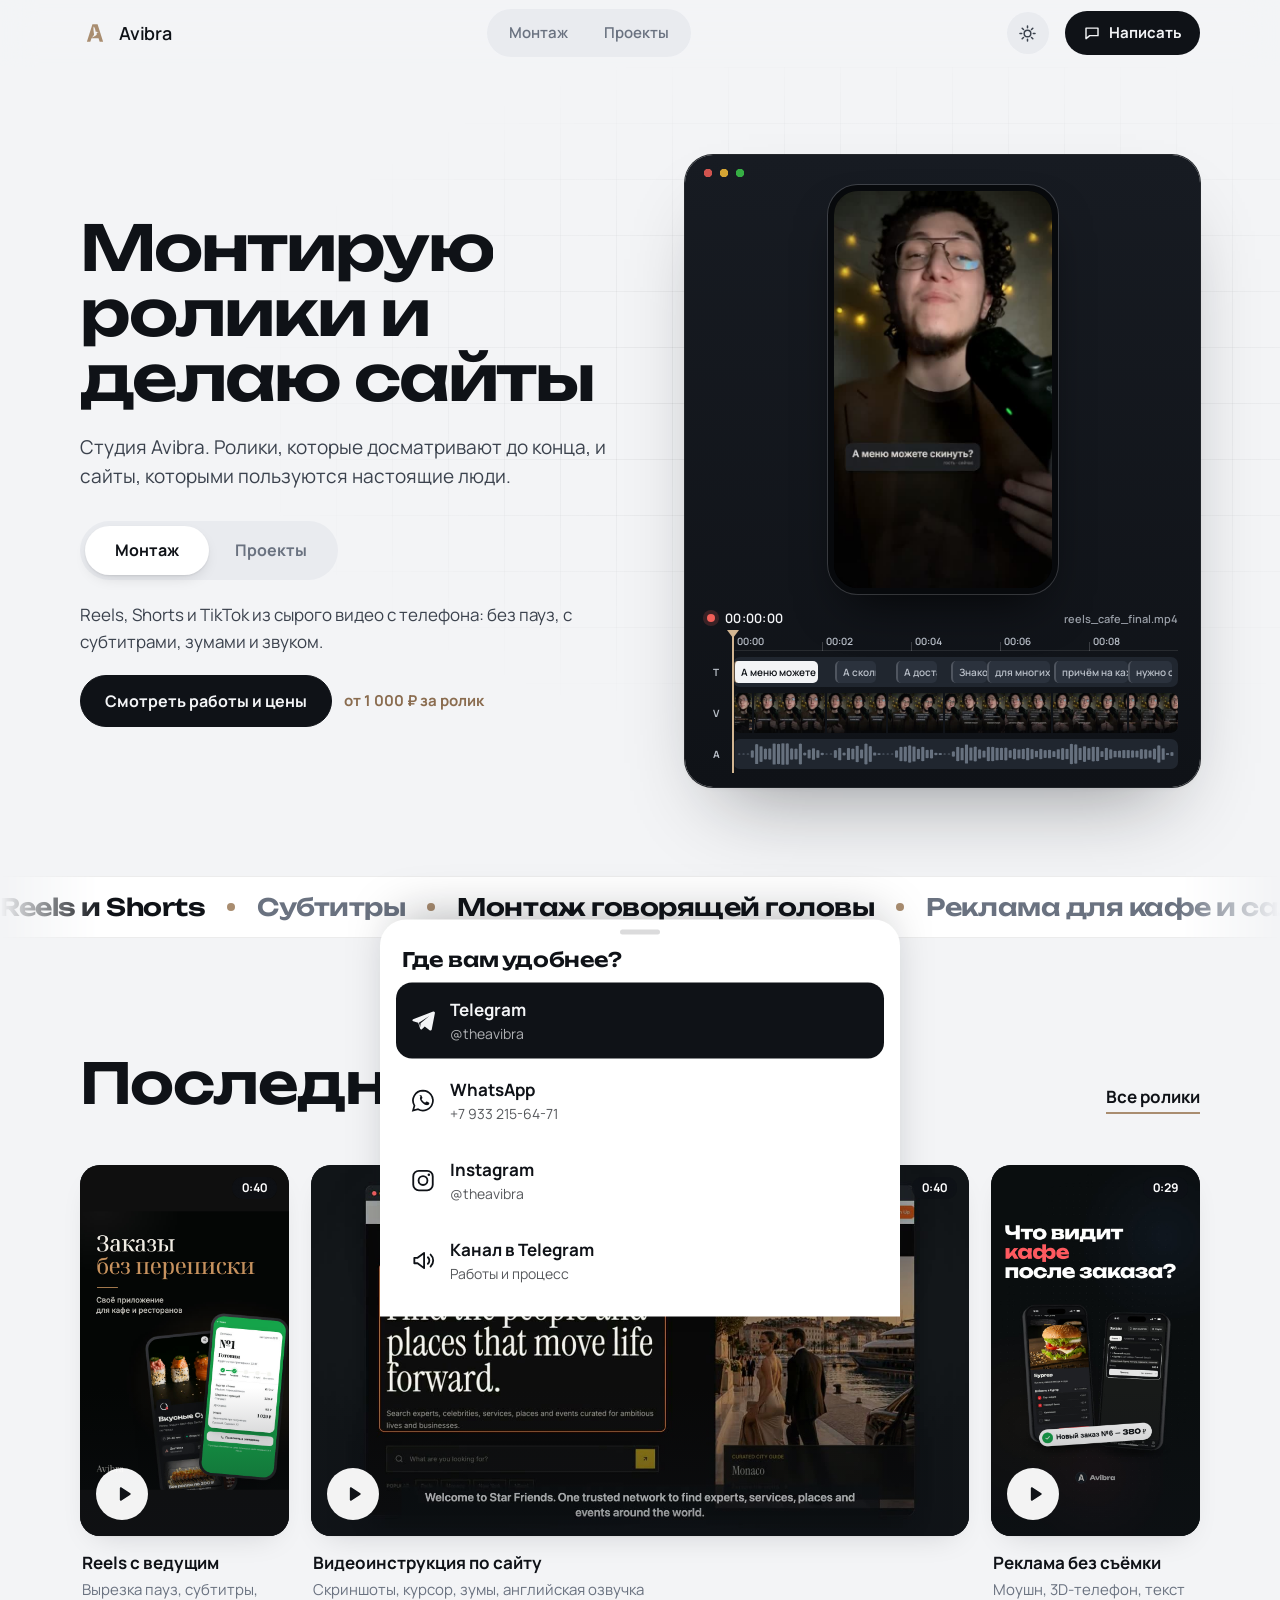
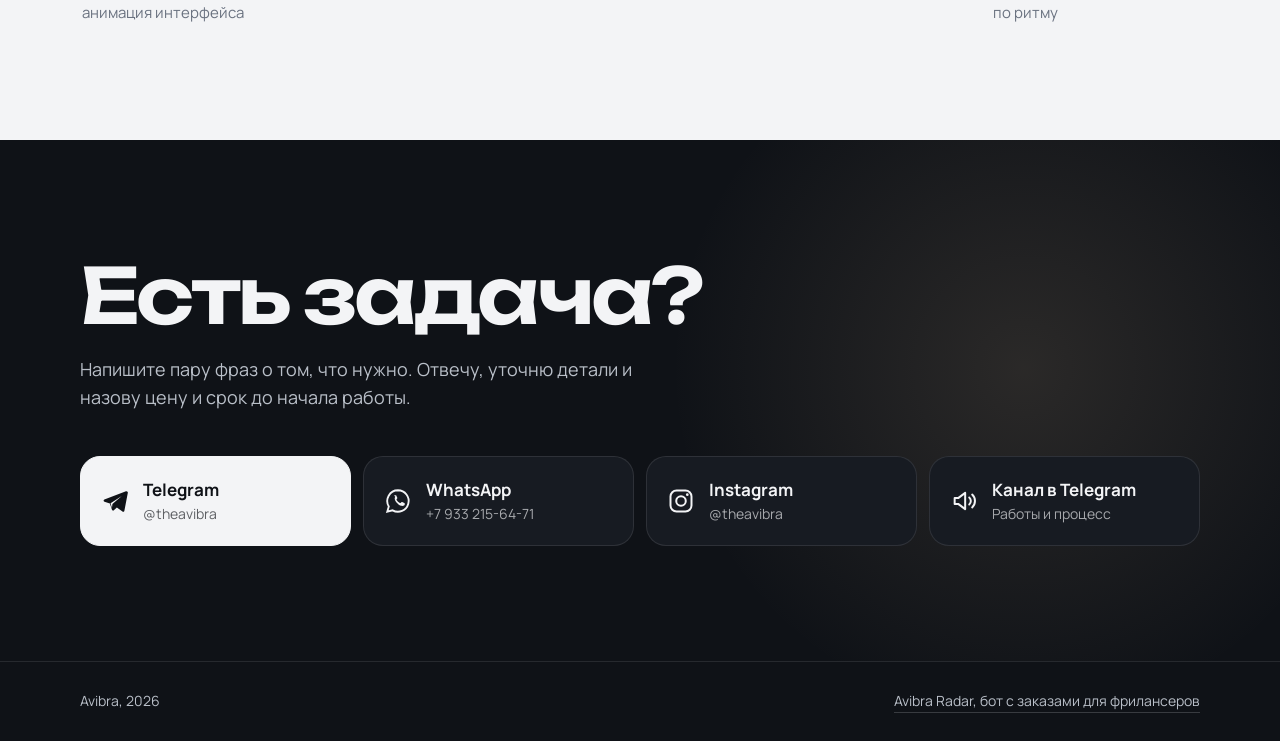
<file: index.html>
<!doctype html>
<html lang="ru" data-page="home">
<head>
<meta charset="utf-8">
<meta name="viewport" content="width=device-width, initial-scale=1, viewport-fit=cover">
<meta name="theme-color" media="(prefers-color-scheme: light)" content="#F3F4F6"><meta name="theme-color" media="(prefers-color-scheme: dark)" content="#0E1115">
<meta name="color-scheme" content="light dark">

<title>Avibra: монтаж Reels, сайты и боты</title>
<meta name="description" content="Монтирую Reels и короткие ролики, делаю сайты, веб-приложения и Telegram-ботов. Цена и срок до начала работы.">
<meta property="og:title" content="Avibra: монтаж Reels, сайты и боты">
<meta property="og:description" content="Монтирую Reels и короткие ролики, делаю сайты, веб-приложения и Telegram-ботов. Цена и срок до начала работы.">
<meta property="og:image" content="https://avibnr.github.io/assets/radar-og.jpg">
<link rel="icon" href="/v2/avibra-favicon.svg" type="image/svg+xml">
<link rel="preload" href="/v2/fonts/unbounded.woff2" as="font" type="font/woff2" crossorigin>
<link rel="preload" href="/v2/fonts/manrope.woff2" as="font" type="font/woff2" crossorigin>
<link rel="stylesheet" href="/v2/style.css?v=18">
<script>(function(d){d.classList.add('js');var t;try{t=localStorage.getItem('theme')}catch(e){}d.dataset.theme=t||(matchMedia('(prefers-color-scheme: dark)').matches?'dark':'light');if(t)d.dataset.themeFixed='1'})(document.documentElement)</script>
</head>
<body>
<div class="progress" aria-hidden="true"></div>
<header class="bar">
  <div class="bar-in">
    <a class="logo" href="/" aria-label="Avibra, на главную"><svg aria-hidden="true"><use href="/v2/icons.svg?v=18#mark"/></svg><span>Avibra</span></a>
    <nav class="switch" aria-label="Направления">
      <a href="/montazh/"><span class="t">Монтаж</span></a>
      <a href="/proekty/"><span class="t">Проекты</span></a>
    </nav>
    <button class="theme" type="button" aria-label="Сменить тему" title="Сменить тему"><svg aria-hidden="true"><use href="/v2/icons.svg?v=18#sun"/></svg><svg aria-hidden="true"><use href="/v2/icons.svg?v=18#moon"/></svg></button>
    <button class="bar-cta" type="button" data-write><svg aria-hidden="true"><use href="/v2/icons.svg?v=18#msg"/></svg><span>Написать</span></button>
  </div>
</header>
<main>
<section class="hero">
  <div class="wrap hero-in">
    <div class="hero-text">
      <h1><span class="w" style="--i:0"><span>Монтирую</span></span> <span class="w" style="--i:1"><span>ролики</span></span> <span class="w" style="--i:2"><span>и</span></span> <span class="w" style="--i:3"><span>делаю</span></span> <span class="w" style="--i:4"><span>сайты</span></span></h1>
      <p class="lede">Студия Avibra. Ролики, которые досматривают до конца, и сайты, которыми пользуются настоящие люди.</p>
      <div class="tabs" role="tablist" aria-label="Что вам нужно">
        <button role="tab" id="tab-m" aria-controls="pane-m" aria-selected="true" type="button">Монтаж</button>
        <button role="tab" id="tab-p" aria-controls="pane-p" aria-selected="false" type="button" tabindex="-1">Проекты</button>
        <span class="tabs-pill" aria-hidden="true"></span>
      </div>
      <div class="pane-text" id="pane-m" role="tabpanel" aria-labelledby="tab-m">
        <p>Reels, Shorts и TikTok из сырого видео с телефона: без пауз, с субтитрами, зумами и звуком.</p>
        <div class="row"><a class="btn btn-main" href="/montazh/">Смотреть работы и цены</a><span class="from">от 1 000 ₽ за ролик</span></div>
      </div>
      <div class="pane-text" id="pane-p" role="tabpanel" aria-labelledby="tab-p" hidden>
        <p>Сайты, веб-приложения, Telegram-боты и Mini Apps. Мои продукты работают у реальных людей, их можно открыть.</p>
        <div class="row"><a class="btn btn-main" href="/proekty/">Смотреть проекты и цены</a><span class="from">сайт от 20 000 ₽</span></div>
      </div>
    </div>
    <div class="stage" data-show="m">
      <div class="stage-m"><div class="editor" data-len="10.0">
  <div class="phone">
    <video src="/assets/video/hero-loop.mp4" poster="/assets/video/hero-poster.jpg" muted loop playsinline autoplay preload="auto" aria-label="Фрагмент Reels, смонтированного в Avibra"></video>
    <span class="cap" aria-hidden="true"></span>
  </div>
  <div class="tl" aria-hidden="true">
    <div class="tl-top"><span class="rec"></span><span class="tc">00:00:00</span><span class="tl-name">reels_cafe_final.mp4</span></div>
    <div class="ruler"><span style="left:0.00%">00:00</span><span style="left:20.00%">00:02</span><span style="left:40.00%">00:04</span><span style="left:60.00%">00:06</span><span style="left:80.00%">00:08</span></div>
    <div class="track t"><b>T</b><div class="lane"><span class="sub" data-a="0.0" data-b="1.92" style="left:0.00%;width:19.20%">А меню можете скинуть?</span><span class="sub" data-a="2.3" data-b="3.22" style="left:23.00%;width:9.20%">А сколько ждать?</span><span class="sub" data-a="3.66" data-b="4.58" style="left:36.60%;width:9.20%">А доставка есть?</span><span class="sub" data-a="4.9" data-b="5.7" style="left:49.00%;width:8.00%">Знакомая ситуация</span><span class="sub" data-a="5.7" data-b="7.12" style="left:57.00%;width:14.20%">для многих заведений,</span><span class="sub" data-a="7.22" data-b="8.87" style="left:72.20%;width:16.50%">причём на каждое такое сообщение</span><span class="sub" data-a="8.87" data-b="9.86" style="left:88.70%;width:9.90%">нужно отвечать.</span></div></div>
    <div class="track v"><b>V</b><div class="lane"><div class="film" style="background-image:url(/assets/video/hero-strip.jpg)"></div><i style="left:4.50%"></i><i style="left:21.00%"></i><i style="left:34.50%"></i><i style="left:47.50%"></i><i style="left:71.70%"></i><i style="left:88.70%"></i></div></div>
    <div class="track a"><b>A</b><div class="lane"><svg class="wave" viewBox="0 0 200 40" preserveAspectRatio="none" aria-hidden="true"><rect x="0.3" y="19.3" width="1.4" height="1.4" rx=".7"/><rect x="2.3" y="19.3" width="1.4" height="1.4" rx=".7"/><rect x="4.3" y="19.3" width="1.4" height="1.4" rx=".7"/><rect x="6.3" y="13.7" width="1.4" height="12.6" rx=".7"/><rect x="8.3" y="3.3" width="1.4" height="33.5" rx=".7"/><rect x="10.3" y="6.9" width="1.4" height="26.3" rx=".7"/><rect x="12.3" y="10.8" width="1.4" height="18.4" rx=".7"/><rect x="14.3" y="10.5" width="1.4" height="19.1" rx=".7"/><rect x="16.3" y="2.4" width="1.4" height="35.3" rx=".7"/><rect x="18.3" y="3.1" width="1.4" height="33.8" rx=".7"/><rect x="20.3" y="2.0" width="1.4" height="36.0" rx=".7"/><rect x="22.3" y="2.2" width="1.4" height="35.6" rx=".7"/><rect x="24.3" y="10.5" width="1.4" height="19.1" rx=".7"/><rect x="26.3" y="11.0" width="1.4" height="18.0" rx=".7"/><rect x="28.3" y="2.7" width="1.4" height="34.6" rx=".7"/><rect x="30.3" y="17.5" width="1.4" height="5.0" rx=".7"/><rect x="32.3" y="12.6" width="1.4" height="14.8" rx=".7"/><rect x="34.3" y="10.3" width="1.4" height="19.4" rx=".7"/><rect x="36.3" y="13.5" width="1.4" height="13.0" rx=".7"/><rect x="38.3" y="17.8" width="1.4" height="4.3" rx=".7"/><rect x="40.3" y="19.3" width="1.4" height="1.4" rx=".7"/><rect x="42.3" y="19.3" width="1.4" height="1.4" rx=".7"/><rect x="44.3" y="13.5" width="1.4" height="13.0" rx=".7"/><rect x="46.3" y="9.6" width="1.4" height="20.9" rx=".7"/><rect x="48.3" y="17.5" width="1.4" height="5.0" rx=".7"/><rect x="50.3" y="9.9" width="1.4" height="20.2" rx=".7"/><rect x="52.3" y="10.8" width="1.4" height="18.4" rx=".7"/><rect x="54.3" y="6.1" width="1.4" height="27.7" rx=".7"/><rect x="56.3" y="12.4" width="1.4" height="15.1" rx=".7"/><rect x="58.3" y="2.5" width="1.4" height="34.9" rx=".7"/><rect x="60.3" y="6.7" width="1.4" height="26.6" rx=".7"/><rect x="62.3" y="17.3" width="1.4" height="5.4" rx=".7"/><rect x="64.3" y="18.6" width="1.4" height="2.9" rx=".7"/><rect x="66.3" y="19.3" width="1.4" height="1.4" rx=".7"/><rect x="68.3" y="19.3" width="1.4" height="1.4" rx=".7"/><rect x="70.3" y="19.3" width="1.4" height="1.4" rx=".7"/><rect x="72.3" y="13.9" width="1.4" height="12.2" rx=".7"/><rect x="74.3" y="8.1" width="1.4" height="23.8" rx=".7"/><rect x="76.3" y="7.6" width="1.4" height="24.8" rx=".7"/><rect x="78.3" y="5.6" width="1.4" height="28.8" rx=".7"/><rect x="80.3" y="7.4" width="1.4" height="25.2" rx=".7"/><rect x="82.3" y="11.2" width="1.4" height="17.6" rx=".7"/><rect x="84.3" y="8.1" width="1.4" height="23.8" rx=".7"/><rect x="86.3" y="13.0" width="1.4" height="14.0" rx=".7"/><rect x="88.3" y="12.4" width="1.4" height="15.1" rx=".7"/><rect x="90.3" y="17.8" width="1.4" height="4.3" rx=".7"/><rect x="92.3" y="18.2" width="1.4" height="3.6" rx=".7"/><rect x="94.3" y="19.3" width="1.4" height="1.4" rx=".7"/><rect x="96.3" y="19.3" width="1.4" height="1.4" rx=".7"/><rect x="98.3" y="15.5" width="1.4" height="9.0" rx=".7"/><rect x="100.3" y="8.1" width="1.4" height="23.8" rx=".7"/><rect x="102.3" y="9.6" width="1.4" height="20.9" rx=".7"/><rect x="104.3" y="4.0" width="1.4" height="32.0" rx=".7"/><rect x="106.3" y="9.0" width="1.4" height="22.0" rx=".7"/><rect x="108.3" y="7.6" width="1.4" height="24.8" rx=".7"/><rect x="110.3" y="12.1" width="1.4" height="15.8" rx=".7"/><rect x="112.3" y="14.1" width="1.4" height="11.9" rx=".7"/><rect x="114.3" y="7.9" width="1.4" height="24.1" rx=".7"/><rect x="116.3" y="8.1" width="1.4" height="23.8" rx=".7"/><rect x="118.3" y="9.4" width="1.4" height="21.2" rx=".7"/><rect x="120.3" y="9.7" width="1.4" height="20.5" rx=".7"/><rect x="122.3" y="9.2" width="1.4" height="21.6" rx=".7"/><rect x="124.3" y="13.5" width="1.4" height="13.0" rx=".7"/><rect x="126.3" y="10.8" width="1.4" height="18.4" rx=".7"/><rect x="128.3" y="12.4" width="1.4" height="15.1" rx=".7"/><rect x="130.3" y="11.4" width="1.4" height="17.3" rx=".7"/><rect x="132.3" y="9.6" width="1.4" height="20.9" rx=".7"/><rect x="134.3" y="11.7" width="1.4" height="16.6" rx=".7"/><rect x="136.3" y="14.4" width="1.4" height="11.2" rx=".7"/><rect x="138.3" y="11.4" width="1.4" height="17.3" rx=".7"/><rect x="140.3" y="13.3" width="1.4" height="13.3" rx=".7"/><rect x="142.3" y="12.8" width="1.4" height="14.4" rx=".7"/><rect x="144.3" y="15.0" width="1.4" height="10.1" rx=".7"/><rect x="146.3" y="11.9" width="1.4" height="16.2" rx=".7"/><rect x="148.3" y="10.1" width="1.4" height="19.8" rx=".7"/><rect x="150.3" y="11.2" width="1.4" height="17.6" rx=".7"/><rect x="152.3" y="3.1" width="1.4" height="33.8" rx=".7"/><rect x="154.3" y="3.8" width="1.4" height="32.4" rx=".7"/><rect x="156.3" y="9.7" width="1.4" height="20.5" rx=".7"/><rect x="158.3" y="6.9" width="1.4" height="26.3" rx=".7"/><rect x="160.3" y="10.1" width="1.4" height="19.8" rx=".7"/><rect x="162.3" y="7.8" width="1.4" height="24.5" rx=".7"/><rect x="164.3" y="8.1" width="1.4" height="23.8" rx=".7"/><rect x="166.3" y="15.0" width="1.4" height="10.1" rx=".7"/><rect x="168.3" y="9.7" width="1.4" height="20.5" rx=".7"/><rect x="170.3" y="12.1" width="1.4" height="15.8" rx=".7"/><rect x="172.3" y="14.4" width="1.4" height="11.2" rx=".7"/><rect x="174.3" y="14.1" width="1.4" height="11.9" rx=".7"/><rect x="176.3" y="13.2" width="1.4" height="13.7" rx=".7"/><rect x="178.3" y="13.2" width="1.4" height="13.7" rx=".7"/><rect x="180.3" y="13.7" width="1.4" height="12.6" rx=".7"/><rect x="182.3" y="14.2" width="1.4" height="11.5" rx=".7"/><rect x="184.3" y="11.7" width="1.4" height="16.6" rx=".7"/><rect x="186.3" y="12.1" width="1.4" height="15.8" rx=".7"/><rect x="188.3" y="13.9" width="1.4" height="12.2" rx=".7"/><rect x="190.3" y="11.0" width="1.4" height="18.0" rx=".7"/><rect x="192.3" y="5.4" width="1.4" height="29.2" rx=".7"/><rect x="194.3" y="10.3" width="1.4" height="19.4" rx=".7"/><rect x="196.3" y="18.2" width="1.4" height="3.6" rx=".7"/><rect x="198.3" y="16.6" width="1.4" height="6.8" rx=".7"/></svg></div></div>
    <div class="head"><span></span></div>
  </div>
</div>
</div>
      <div class="stage-p"><div class="fan" aria-label="Экраны моих проектов">
  <div class="fan-in"><figure style="--k:0"><img src="/assets/hd-home.webp" alt="HD Статус: фото и видео для статуса WhatsApp" width="778" height="1688" loading="lazy" decoding="async"></figure><figure style="--k:1"><img src="/assets/zapis-home.webp" alt="Онлайн-запись: страница автосервиса" width="778" height="1688" loading="lazy" decoding="async"></figure><figure style="--k:2"><img src="/assets/qayd-home.webp" alt="Qayd: учёт для магазина в Telegram" width="778" height="1688" loading="lazy" decoding="async"></figure><figure style="--k:3"><img src="/assets/sushi-menu.webp" alt="Приём заказов: меню кафе по QR-коду" width="778" height="1688" loading="lazy" decoding="async"></figure></div>
  <p class="fan-cap"><b>HD Статус</b><span>фото и видео для статуса WhatsApp</span></p>
</div>
</div>
    </div>
  </div>
</section>
<div class="marquee" aria-label="Reels и Shorts, Субтитры, Монтаж говорящей головы, Реклама для кафе и салонов, Сайты и лендинги, Telegram-боты, Mini Apps, Дизайн"><div class="marquee-track" aria-hidden="true"><span>Reels и Shorts</span><span>Субтитры</span><span>Монтаж говорящей головы</span><span>Реклама для кафе и салонов</span><span>Сайты и лендинги</span><span>Telegram-боты</span><span>Mini Apps</span><span>Дизайн</span><span>Reels и Shorts</span><span>Субтитры</span><span>Монтаж говорящей головы</span><span>Реклама для кафе и салонов</span><span>Сайты и лендинги</span><span>Telegram-боты</span><span>Mini Apps</span><span>Дизайн</span></div></div>

<section class="sec">
  <div class="wrap">
    <div class="sec-head"><h2>Последние работы</h2><a class="more" href="/montazh/#works">Все ролики</a></div>
    <div class="works">
<figure class="work tall">
  <button class="work-play" type="button" data-src="/assets/video/reel-cafe.mp4" data-kind="tall" aria-label="Смотреть со звуком: Reels с ведущим">
    <img src="/assets/video/reel-poster-916.jpg" alt="" loading="lazy" decoding="async">
    <span class="dur">0:40</span>
    <span class="play"><svg aria-hidden="true"><use href="/v2/icons.svg?v=18#play"/></svg></span>
  </button>
  <figcaption><b>Reels с ведущим</b><span>Вырезка пауз, субтитры, анимация интерфейса</span></figcaption>
</figure>
<figure class="work wide">
  <button class="work-play" type="button" data-src="/assets/video/guide-demo.mp4" data-kind="wide" aria-label="Смотреть со звуком: Видеоинструкция по сайту">
    <img src="/assets/video/guide-poster.jpg" alt="" loading="lazy" decoding="async">
    <span class="dur">0:40</span>
    <span class="play"><svg aria-hidden="true"><use href="/v2/icons.svg?v=18#play"/></svg></span>
  </button>
  <figcaption><b>Видеоинструкция по сайту</b><span>Скриншоты, курсор, зумы, английская озвучка</span></figcaption>
</figure>
<figure class="work tall">
  <button class="work-play" type="button" data-src="/assets/video/short-cafe.mp4" data-kind="tall" aria-label="Смотреть со звуком: Реклама без съёмки">
    <img src="/assets/video/short-cover.jpg" alt="" loading="lazy" decoding="async">
    <span class="dur">0:29</span>
    <span class="play"><svg aria-hidden="true"><use href="/v2/icons.svg?v=18#play"/></svg></span>
  </button>
  <figcaption><b>Реклама без съёмки</b><span>Моушн, 3D-телефон, текст по ритму</span></figcaption>
</figure>
</div>

  </div>
</section>
</main>
<section class="contact" id="contact">
  <div class="wrap">
    <h2>Есть задача?</h2>
    <p>Напишите пару фраз о том, что нужно. Отвечу, уточню детали и назову цену и срок до начала работы.</p>
    <div class="links">
      <a href="https://t.me/theavibra" target="_blank" rel="noopener"><svg aria-hidden="true"><use href="/v2/icons.svg?v=18#tg"/></svg><b>Telegram</b><span>@theavibra</span></a>
      <a href="https://wa.me/79332156471" target="_blank" rel="noopener"><svg aria-hidden="true"><use href="/v2/icons.svg?v=18#wa"/></svg><b>WhatsApp</b><span>+7 933 215-64-71</span></a>
      <a href="https://www.instagram.com/theavibra/" target="_blank" rel="noopener"><svg aria-hidden="true"><use href="/v2/icons.svg?v=18#ig"/></svg><b>Instagram</b><span>@theavibra</span></a>
      <a href="https://t.me/avibralog" target="_blank" rel="noopener"><svg aria-hidden="true"><use href="/v2/icons.svg?v=18#ch"/></svg><b>Канал в Telegram</b><span>Работы и процесс</span></a>
    </div>
  </div>
</section>
<footer class="foot">
  <div class="wrap">
    <span>Avibra, 2026</span>
    <a href="/radar/">Avibra Radar, бот с заказами для фрилансеров</a>
  </div>
</footer>

<button class="fab" type="button" data-write><svg aria-hidden="true"><use href="/v2/icons.svg?v=18#msg"/></svg>Написать</button>
<div class="sheet-bg"></div>
<div class="sheet" role="dialog" aria-label="Как связаться">
  <div class="grab"></div>
  <h3>Где вам удобнее?</h3>
  <a href="https://t.me/theavibra" target="_blank" rel="noopener"><svg aria-hidden="true"><use href="/v2/icons.svg?v=18#tg"/></svg><b>Telegram</b><span>@theavibra</span></a>
  <a href="https://wa.me/79332156471" target="_blank" rel="noopener"><svg aria-hidden="true"><use href="/v2/icons.svg?v=18#wa"/></svg><b>WhatsApp</b><span>+7 933 215-64-71</span></a>
  <a href="https://www.instagram.com/theavibra/" target="_blank" rel="noopener"><svg aria-hidden="true"><use href="/v2/icons.svg?v=18#ig"/></svg><b>Instagram</b><span>@theavibra</span></a>
  <a href="https://t.me/avibralog" target="_blank" rel="noopener"><svg aria-hidden="true"><use href="/v2/icons.svg?v=18#ch"/></svg><b>Канал в Telegram</b><span>Работы и процесс</span></a>
</div>

<dialog class="lb" aria-label="Просмотр видео">
  <button class="lb-x" type="button" aria-label="Закрыть"><svg aria-hidden="true"><use href="/v2/icons.svg?v=18#x"/></svg></button>
  <div class="lb-box"></div>
</dialog>
<script src="/v2/main.js?v=18" defer></script>
</body>
</html>
</file>
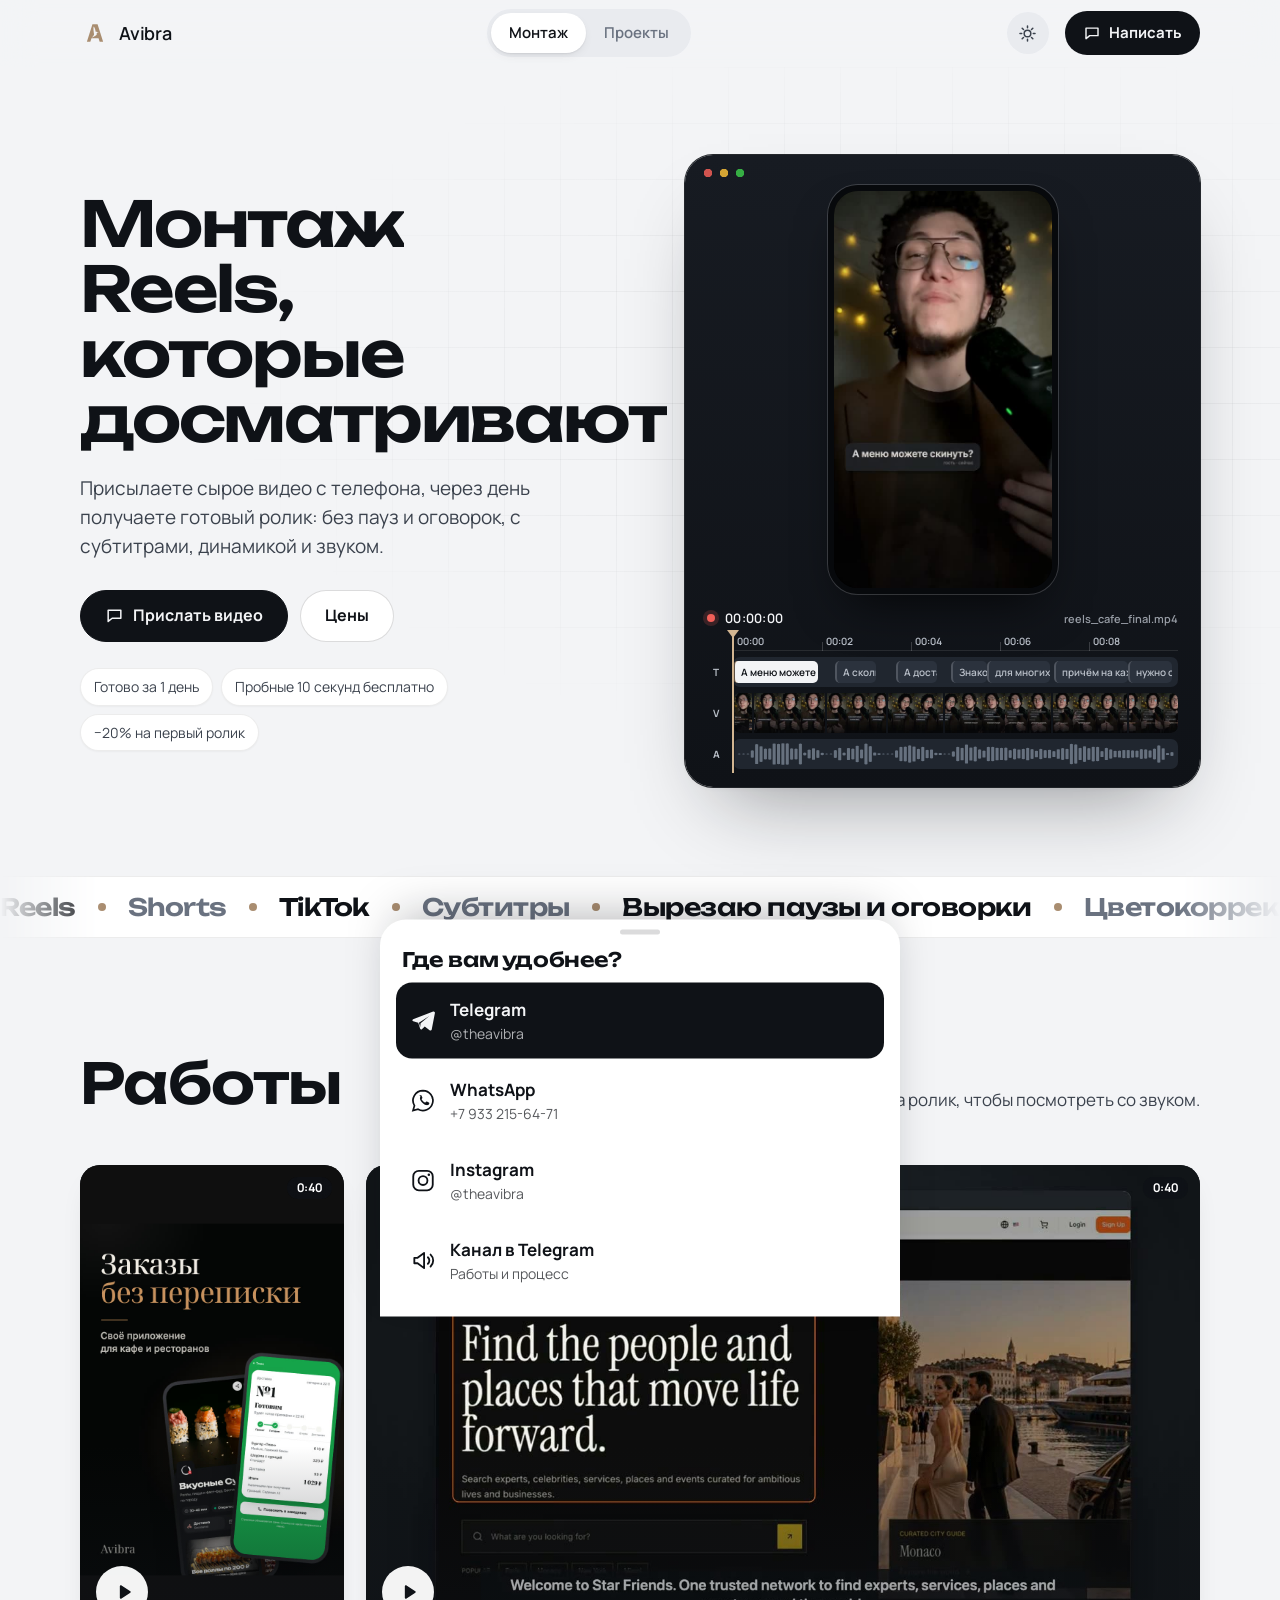
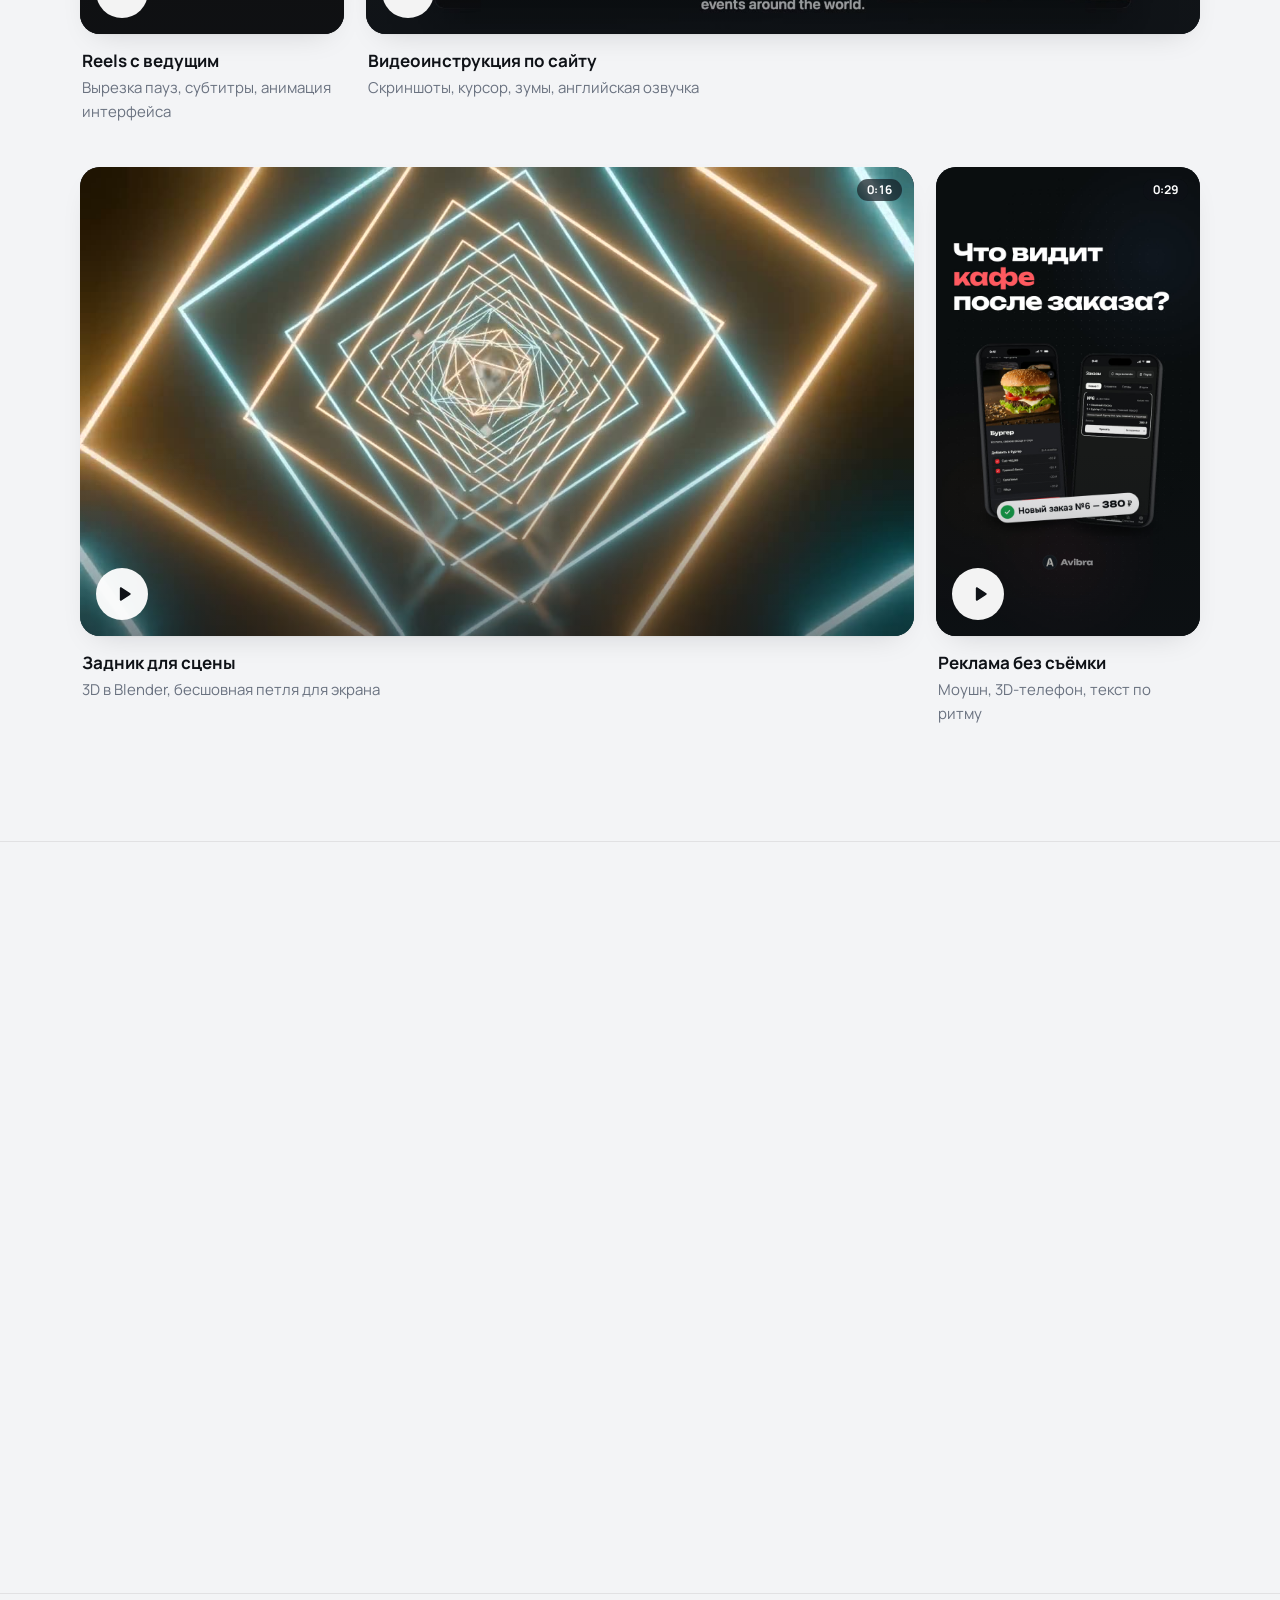
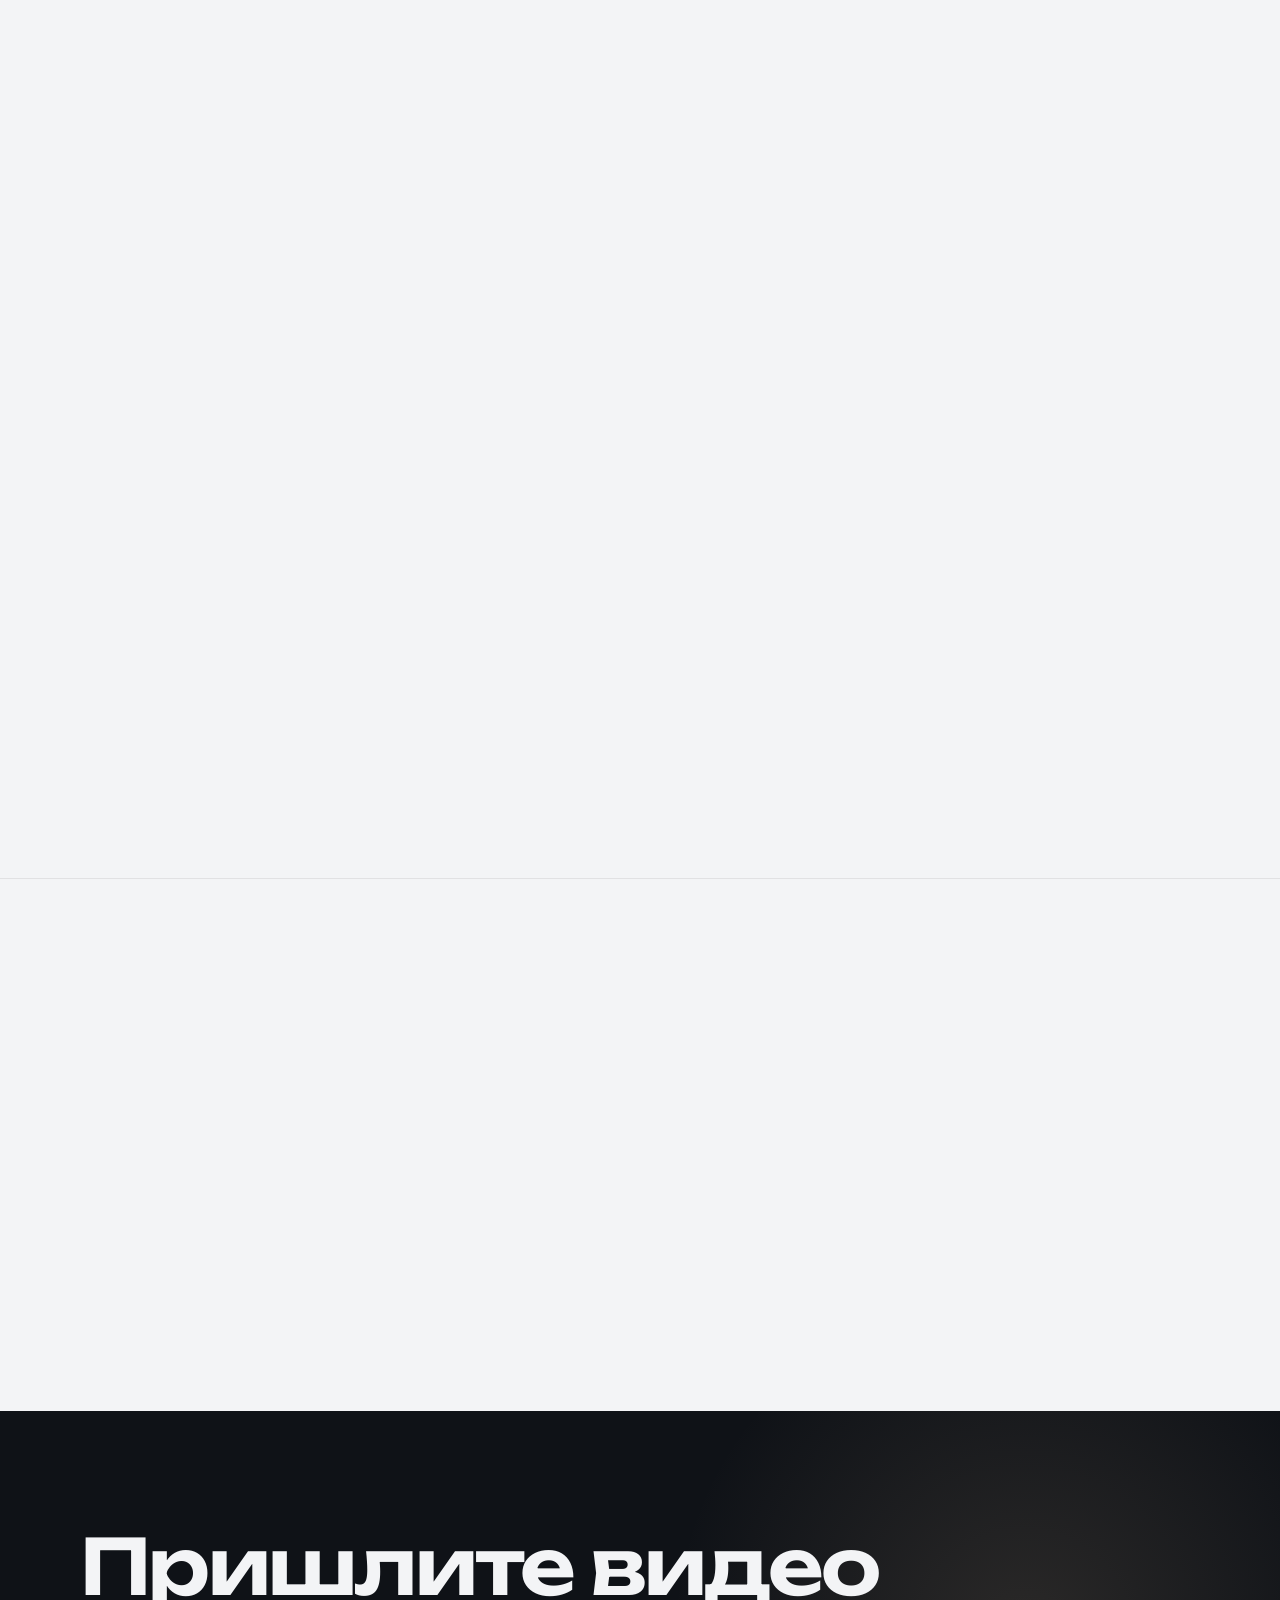
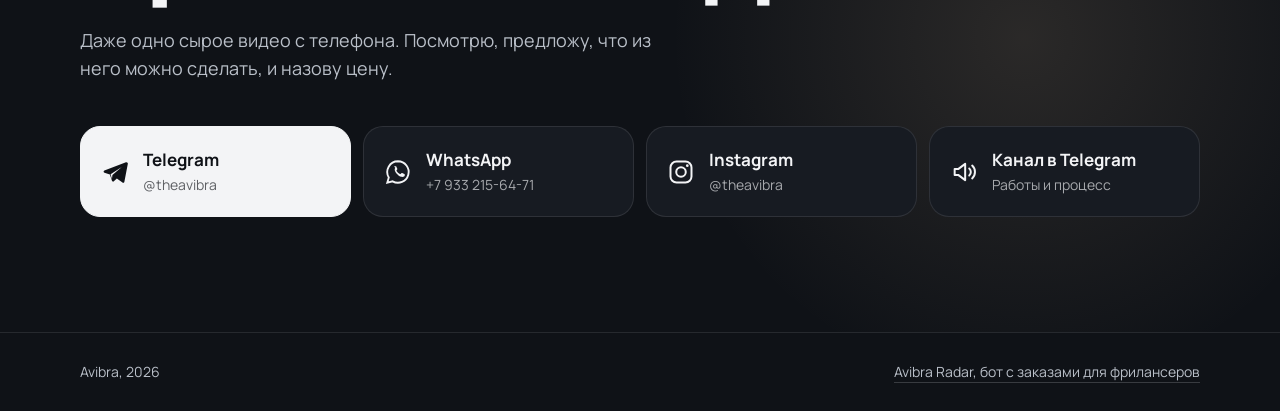
<file: montazh/index.html>
<!doctype html>
<html lang="ru" data-page="m">
<head>
<meta charset="utf-8">
<meta name="viewport" content="width=device-width, initial-scale=1, viewport-fit=cover">
<meta name="theme-color" media="(prefers-color-scheme: light)" content="#F3F4F6"><meta name="theme-color" media="(prefers-color-scheme: dark)" content="#0E1115">
<meta name="color-scheme" content="light dark">

<title>Монтаж Reels и коротких роликов, Avibra</title>
<meta name="description" content="Монтирую Reels, Shorts и TikTok: вырезка пауз, субтитры, динамика и звук. От 1 000 ₽, готово за 1 день.">
<meta property="og:title" content="Монтаж Reels и коротких роликов, Avibra">
<meta property="og:description" content="Монтирую Reels, Shorts и TikTok: вырезка пауз, субтитры, динамика и звук. От 1 000 ₽, готово за 1 день.">
<meta property="og:image" content="https://avibnr.github.io/assets/radar-og.jpg">
<link rel="icon" href="/v2/avibra-favicon.svg" type="image/svg+xml">
<link rel="preload" href="/v2/fonts/unbounded.woff2" as="font" type="font/woff2" crossorigin>
<link rel="preload" href="/v2/fonts/manrope.woff2" as="font" type="font/woff2" crossorigin>
<link rel="stylesheet" href="/v2/style.css?v=18">
<script>(function(d){d.classList.add('js');var t;try{t=localStorage.getItem('theme')}catch(e){}d.dataset.theme=t||(matchMedia('(prefers-color-scheme: dark)').matches?'dark':'light');if(t)d.dataset.themeFixed='1'})(document.documentElement)</script>
</head>
<body>
<div class="progress" aria-hidden="true"></div>
<header class="bar">
  <div class="bar-in">
    <a class="logo" href="/" aria-label="Avibra, на главную"><svg aria-hidden="true"><use href="/v2/icons.svg?v=18#mark"/></svg><span>Avibra</span></a>
    <nav class="switch" aria-label="Направления">
      <a href="/montazh/" aria-current="page"><span class="pill"></span><span class="t">Монтаж</span></a>
      <a href="/proekty/"><span class="t">Проекты</span></a>
    </nav>
    <button class="theme" type="button" aria-label="Сменить тему" title="Сменить тему"><svg aria-hidden="true"><use href="/v2/icons.svg?v=18#sun"/></svg><svg aria-hidden="true"><use href="/v2/icons.svg?v=18#moon"/></svg></button>
    <button class="bar-cta" type="button" data-write><svg aria-hidden="true"><use href="/v2/icons.svg?v=18#msg"/></svg><span>Написать</span></button>
  </div>
</header>
<main>
<section class="hero">
  <div class="wrap hero-in">
    <div class="hero-text">
      <h1><span class="w" style="--i:0"><span>Монтаж</span></span> <span class="w" style="--i:1"><span>Reels,</span></span> <span class="w" style="--i:2"><span>которые</span></span> <span class="w" style="--i:3"><span>досматривают</span></span></h1>
      <p class="lede">Присылаете сырое видео с телефона, через день получаете готовый ролик: без пауз и оговорок, с субтитрами, динамикой и звуком.</p>
      <div class="row">
        <button class="btn btn-main" type="button" data-write><svg aria-hidden="true"><use href="/v2/icons.svg?v=18#msg"/></svg>Прислать видео</button>
        <a class="btn" href="#price">Цены</a>
      </div>
      <p class="facts"><span>Готово за 1 день</span><span>Пробные 10 секунд бесплатно</span><span>−20% на первый ролик</span></p>
    </div>
    <div class="stage" data-show="m"><div class="stage-m"><div class="editor" data-len="10.0">
  <div class="phone">
    <video src="/assets/video/hero-loop.mp4" poster="/assets/video/hero-poster.jpg" muted loop playsinline autoplay preload="auto" aria-label="Фрагмент Reels, смонтированного в Avibra"></video>
    <span class="cap" aria-hidden="true"></span>
  </div>
  <div class="tl" aria-hidden="true">
    <div class="tl-top"><span class="rec"></span><span class="tc">00:00:00</span><span class="tl-name">reels_cafe_final.mp4</span></div>
    <div class="ruler"><span style="left:0.00%">00:00</span><span style="left:20.00%">00:02</span><span style="left:40.00%">00:04</span><span style="left:60.00%">00:06</span><span style="left:80.00%">00:08</span></div>
    <div class="track t"><b>T</b><div class="lane"><span class="sub" data-a="0.0" data-b="1.92" style="left:0.00%;width:19.20%">А меню можете скинуть?</span><span class="sub" data-a="2.3" data-b="3.22" style="left:23.00%;width:9.20%">А сколько ждать?</span><span class="sub" data-a="3.66" data-b="4.58" style="left:36.60%;width:9.20%">А доставка есть?</span><span class="sub" data-a="4.9" data-b="5.7" style="left:49.00%;width:8.00%">Знакомая ситуация</span><span class="sub" data-a="5.7" data-b="7.12" style="left:57.00%;width:14.20%">для многих заведений,</span><span class="sub" data-a="7.22" data-b="8.87" style="left:72.20%;width:16.50%">причём на каждое такое сообщение</span><span class="sub" data-a="8.87" data-b="9.86" style="left:88.70%;width:9.90%">нужно отвечать.</span></div></div>
    <div class="track v"><b>V</b><div class="lane"><div class="film" style="background-image:url(/assets/video/hero-strip.jpg)"></div><i style="left:4.50%"></i><i style="left:21.00%"></i><i style="left:34.50%"></i><i style="left:47.50%"></i><i style="left:71.70%"></i><i style="left:88.70%"></i></div></div>
    <div class="track a"><b>A</b><div class="lane"><svg class="wave" viewBox="0 0 200 40" preserveAspectRatio="none" aria-hidden="true"><rect x="0.3" y="19.3" width="1.4" height="1.4" rx=".7"/><rect x="2.3" y="19.3" width="1.4" height="1.4" rx=".7"/><rect x="4.3" y="19.3" width="1.4" height="1.4" rx=".7"/><rect x="6.3" y="13.7" width="1.4" height="12.6" rx=".7"/><rect x="8.3" y="3.3" width="1.4" height="33.5" rx=".7"/><rect x="10.3" y="6.9" width="1.4" height="26.3" rx=".7"/><rect x="12.3" y="10.8" width="1.4" height="18.4" rx=".7"/><rect x="14.3" y="10.5" width="1.4" height="19.1" rx=".7"/><rect x="16.3" y="2.4" width="1.4" height="35.3" rx=".7"/><rect x="18.3" y="3.1" width="1.4" height="33.8" rx=".7"/><rect x="20.3" y="2.0" width="1.4" height="36.0" rx=".7"/><rect x="22.3" y="2.2" width="1.4" height="35.6" rx=".7"/><rect x="24.3" y="10.5" width="1.4" height="19.1" rx=".7"/><rect x="26.3" y="11.0" width="1.4" height="18.0" rx=".7"/><rect x="28.3" y="2.7" width="1.4" height="34.6" rx=".7"/><rect x="30.3" y="17.5" width="1.4" height="5.0" rx=".7"/><rect x="32.3" y="12.6" width="1.4" height="14.8" rx=".7"/><rect x="34.3" y="10.3" width="1.4" height="19.4" rx=".7"/><rect x="36.3" y="13.5" width="1.4" height="13.0" rx=".7"/><rect x="38.3" y="17.8" width="1.4" height="4.3" rx=".7"/><rect x="40.3" y="19.3" width="1.4" height="1.4" rx=".7"/><rect x="42.3" y="19.3" width="1.4" height="1.4" rx=".7"/><rect x="44.3" y="13.5" width="1.4" height="13.0" rx=".7"/><rect x="46.3" y="9.6" width="1.4" height="20.9" rx=".7"/><rect x="48.3" y="17.5" width="1.4" height="5.0" rx=".7"/><rect x="50.3" y="9.9" width="1.4" height="20.2" rx=".7"/><rect x="52.3" y="10.8" width="1.4" height="18.4" rx=".7"/><rect x="54.3" y="6.1" width="1.4" height="27.7" rx=".7"/><rect x="56.3" y="12.4" width="1.4" height="15.1" rx=".7"/><rect x="58.3" y="2.5" width="1.4" height="34.9" rx=".7"/><rect x="60.3" y="6.7" width="1.4" height="26.6" rx=".7"/><rect x="62.3" y="17.3" width="1.4" height="5.4" rx=".7"/><rect x="64.3" y="18.6" width="1.4" height="2.9" rx=".7"/><rect x="66.3" y="19.3" width="1.4" height="1.4" rx=".7"/><rect x="68.3" y="19.3" width="1.4" height="1.4" rx=".7"/><rect x="70.3" y="19.3" width="1.4" height="1.4" rx=".7"/><rect x="72.3" y="13.9" width="1.4" height="12.2" rx=".7"/><rect x="74.3" y="8.1" width="1.4" height="23.8" rx=".7"/><rect x="76.3" y="7.6" width="1.4" height="24.8" rx=".7"/><rect x="78.3" y="5.6" width="1.4" height="28.8" rx=".7"/><rect x="80.3" y="7.4" width="1.4" height="25.2" rx=".7"/><rect x="82.3" y="11.2" width="1.4" height="17.6" rx=".7"/><rect x="84.3" y="8.1" width="1.4" height="23.8" rx=".7"/><rect x="86.3" y="13.0" width="1.4" height="14.0" rx=".7"/><rect x="88.3" y="12.4" width="1.4" height="15.1" rx=".7"/><rect x="90.3" y="17.8" width="1.4" height="4.3" rx=".7"/><rect x="92.3" y="18.2" width="1.4" height="3.6" rx=".7"/><rect x="94.3" y="19.3" width="1.4" height="1.4" rx=".7"/><rect x="96.3" y="19.3" width="1.4" height="1.4" rx=".7"/><rect x="98.3" y="15.5" width="1.4" height="9.0" rx=".7"/><rect x="100.3" y="8.1" width="1.4" height="23.8" rx=".7"/><rect x="102.3" y="9.6" width="1.4" height="20.9" rx=".7"/><rect x="104.3" y="4.0" width="1.4" height="32.0" rx=".7"/><rect x="106.3" y="9.0" width="1.4" height="22.0" rx=".7"/><rect x="108.3" y="7.6" width="1.4" height="24.8" rx=".7"/><rect x="110.3" y="12.1" width="1.4" height="15.8" rx=".7"/><rect x="112.3" y="14.1" width="1.4" height="11.9" rx=".7"/><rect x="114.3" y="7.9" width="1.4" height="24.1" rx=".7"/><rect x="116.3" y="8.1" width="1.4" height="23.8" rx=".7"/><rect x="118.3" y="9.4" width="1.4" height="21.2" rx=".7"/><rect x="120.3" y="9.7" width="1.4" height="20.5" rx=".7"/><rect x="122.3" y="9.2" width="1.4" height="21.6" rx=".7"/><rect x="124.3" y="13.5" width="1.4" height="13.0" rx=".7"/><rect x="126.3" y="10.8" width="1.4" height="18.4" rx=".7"/><rect x="128.3" y="12.4" width="1.4" height="15.1" rx=".7"/><rect x="130.3" y="11.4" width="1.4" height="17.3" rx=".7"/><rect x="132.3" y="9.6" width="1.4" height="20.9" rx=".7"/><rect x="134.3" y="11.7" width="1.4" height="16.6" rx=".7"/><rect x="136.3" y="14.4" width="1.4" height="11.2" rx=".7"/><rect x="138.3" y="11.4" width="1.4" height="17.3" rx=".7"/><rect x="140.3" y="13.3" width="1.4" height="13.3" rx=".7"/><rect x="142.3" y="12.8" width="1.4" height="14.4" rx=".7"/><rect x="144.3" y="15.0" width="1.4" height="10.1" rx=".7"/><rect x="146.3" y="11.9" width="1.4" height="16.2" rx=".7"/><rect x="148.3" y="10.1" width="1.4" height="19.8" rx=".7"/><rect x="150.3" y="11.2" width="1.4" height="17.6" rx=".7"/><rect x="152.3" y="3.1" width="1.4" height="33.8" rx=".7"/><rect x="154.3" y="3.8" width="1.4" height="32.4" rx=".7"/><rect x="156.3" y="9.7" width="1.4" height="20.5" rx=".7"/><rect x="158.3" y="6.9" width="1.4" height="26.3" rx=".7"/><rect x="160.3" y="10.1" width="1.4" height="19.8" rx=".7"/><rect x="162.3" y="7.8" width="1.4" height="24.5" rx=".7"/><rect x="164.3" y="8.1" width="1.4" height="23.8" rx=".7"/><rect x="166.3" y="15.0" width="1.4" height="10.1" rx=".7"/><rect x="168.3" y="9.7" width="1.4" height="20.5" rx=".7"/><rect x="170.3" y="12.1" width="1.4" height="15.8" rx=".7"/><rect x="172.3" y="14.4" width="1.4" height="11.2" rx=".7"/><rect x="174.3" y="14.1" width="1.4" height="11.9" rx=".7"/><rect x="176.3" y="13.2" width="1.4" height="13.7" rx=".7"/><rect x="178.3" y="13.2" width="1.4" height="13.7" rx=".7"/><rect x="180.3" y="13.7" width="1.4" height="12.6" rx=".7"/><rect x="182.3" y="14.2" width="1.4" height="11.5" rx=".7"/><rect x="184.3" y="11.7" width="1.4" height="16.6" rx=".7"/><rect x="186.3" y="12.1" width="1.4" height="15.8" rx=".7"/><rect x="188.3" y="13.9" width="1.4" height="12.2" rx=".7"/><rect x="190.3" y="11.0" width="1.4" height="18.0" rx=".7"/><rect x="192.3" y="5.4" width="1.4" height="29.2" rx=".7"/><rect x="194.3" y="10.3" width="1.4" height="19.4" rx=".7"/><rect x="196.3" y="18.2" width="1.4" height="3.6" rx=".7"/><rect x="198.3" y="16.6" width="1.4" height="6.8" rx=".7"/></svg></div></div>
    <div class="head"><span></span></div>
  </div>
</div>
</div></div>
  </div>
</section>
<div class="marquee" aria-label="Reels, Shorts, TikTok, Субтитры, Вырезаю паузы и оговорки, Цветокоррекция, Обложки, Рекламные ролики"><div class="marquee-track" aria-hidden="true"><span>Reels</span><span>Shorts</span><span>TikTok</span><span>Субтитры</span><span>Вырезаю паузы и оговорки</span><span>Цветокоррекция</span><span>Обложки</span><span>Рекламные ролики</span><span>Reels</span><span>Shorts</span><span>TikTok</span><span>Субтитры</span><span>Вырезаю паузы и оговорки</span><span>Цветокоррекция</span><span>Обложки</span><span>Рекламные ролики</span></div></div>

<section class="sec" id="works">
  <div class="wrap">
    <div class="sec-head"><h2>Работы</h2><p>Нажмите на ролик, чтобы посмотреть со звуком.</p></div>
    <div class="works">
<figure class="work tall">
  <button class="work-play" type="button" data-src="/assets/video/reel-cafe.mp4" data-kind="tall" aria-label="Смотреть со звуком: Reels с ведущим">
    <img src="/assets/video/reel-poster-916.jpg" alt="" loading="lazy" decoding="async">
    <span class="dur">0:40</span>
    <span class="play"><svg aria-hidden="true"><use href="/v2/icons.svg?v=18#play"/></svg></span>
  </button>
  <figcaption><b>Reels с ведущим</b><span>Вырезка пауз, субтитры, анимация интерфейса</span></figcaption>
</figure>
<figure class="work wide">
  <button class="work-play" type="button" data-src="/assets/video/guide-demo.mp4" data-kind="wide" aria-label="Смотреть со звуком: Видеоинструкция по сайту">
    <img src="/assets/video/guide-poster.jpg" alt="" loading="lazy" decoding="async">
    <span class="dur">0:40</span>
    <span class="play"><svg aria-hidden="true"><use href="/v2/icons.svg?v=18#play"/></svg></span>
  </button>
  <figcaption><b>Видеоинструкция по сайту</b><span>Скриншоты, курсор, зумы, английская озвучка</span></figcaption>
</figure>
<span class="works-break"></span><figure class="work wide">
  <button class="work-play" type="button" data-src="/assets/video/neon-loop.mp4" data-kind="wide" aria-label="Смотреть со звуком: Задник для сцены">
    <img src="/assets/video/neon-poster.jpg" alt="" loading="lazy" decoding="async">
    <span class="dur">0:16</span>
    <span class="play"><svg aria-hidden="true"><use href="/v2/icons.svg?v=18#play"/></svg></span>
  </button>
  <figcaption><b>Задник для сцены</b><span>3D в Blender, бесшовная петля для экрана</span></figcaption>
</figure>
<figure class="work tall">
  <button class="work-play" type="button" data-src="/assets/video/short-cafe.mp4" data-kind="tall" aria-label="Смотреть со звуком: Реклама без съёмки">
    <img src="/assets/video/short-cover.jpg" alt="" loading="lazy" decoding="async">
    <span class="dur">0:29</span>
    <span class="play"><svg aria-hidden="true"><use href="/v2/icons.svg?v=18#play"/></svg></span>
  </button>
  <figcaption><b>Реклама без съёмки</b><span>Моушн, 3D-телефон, текст по ритму</span></figcaption>
</figure>
</div>

  </div>
</section>

<section class="sec">
  <div class="wrap">
    <div class="sec-head"><h2>Что происходит с видео</h2><p>Всё, чтобы ролик не пролистали в первые три секунды.</p></div>
    <div class="inside"><div><h3>Паузы</h3><p>Вырезаю «эээ», дубли и долгие вдохи. Остаётся живая речь в хорошем темпе.</p></div><div><h3>Субтитры</h3><p>Крупные и читаются без звука. Простые или с подсветкой каждого слова.</p></div><div><h3>Ритм</h3><p>Зумы, смена планов и перебивки, чтобы глазу всегда было за что зацепиться.</p></div><div><h3>Звук</h3><p>Чищу голос от шума и эха, выравниваю громкость, ставлю звуковые акценты.</p></div><div><h3>Графика</h3><p>Заголовок в первые секунды, стрелки, цены, интерфейсы и 3D-телефон.</p></div><div><h3>Форматы</h3><p>Reels, Shorts, TikTok и VK Клипы в 9:16, горизонтальные ролики в 16:9.</p></div></div>
  </div>
</section>

<section class="sec" id="price">
  <div class="wrap">
    <div class="sec-head"><h2>Цены</h2><p>За один ролик. Точную цену назову, когда посмотрю исходник, и она не изменится по ходу работы. Скидки не суммируются.</p></div>
    <div class="tiers">
  <div class="tier">
    <h3>Простой</h3><p class="note">Говорящая голова, сторис, ролик-ответ</p>
    <p class="price">1 000–1 500 ₽</p><p class="unit">ролик до 60 секунд</p>
    <ul><li>Вырезка пауз и оговорок</li><li>Субтитры</li><li>Чистка звука</li><li>Обложка из кадра</li></ul>
    <button class="btn" type="button" data-write>Заказать</button>
  </div>
  <div class="tier pick">
    <span class="badge">Берут чаще всего</span><h3>Динамичный</h3><p class="note">Экспертный Reels, обзор, реклама услуги</p>
    <p class="price">2 000–3 000 ₽</p><p class="unit">ролик до 90 секунд</p>
    <ul><li>Всё из простого</li><li>Субтитры с подсветкой слов</li><li>Зумы, смена планов, ритм</li><li>Вставки, текст и звуки</li></ul>
    <button class="btn btn-main" type="button" data-write>Заказать</button>
  </div>
  <div class="tier">
    <h3>С графикой</h3><p class="note">Реклама, презентация, моушн</p>
    <p class="price">от 4 000 ₽</p><p class="unit">ролик до 3 минут</p>
    <ul><li>Моушн-дизайн и инфографика</li><li>Анимация интерфейсов и 3D</li><li>Ролик без съёмки из фото и скриншотов</li><li>Стиль под ваш бренд</li></ul>
    <button class="btn" type="button" data-write>Обсудить</button>
  </div>
</div>

    <div class="deals"><p><b>−20%</b><span>на первый ролик</span></p><p><b>−15%</b><span>на пакет от 8 роликов в месяц</span></p><p><b>2 правки</b><span>включены, каждая следующая 300 ₽</span></p></div>

  </div>
</section>

<section class="sec">
  <div class="wrap">
    <div class="sec-head"><h2>Как работаем</h2></div>
    <ol class="steps"><li><span class="when">Сегодня</span><b>Присылаете видео</b><p>Файлы в Telegram, WhatsApp или ссылкой на диск, плюс пример того, что нравится.</p></li><li><span class="when">Через час</span><b>Цена и пробный фрагмент</b><p>Фиксирую стоимость. Если хотите, бесплатно смонтирую 10 секунд, чтобы вы оценили стиль.</p></li><li><span class="when">Завтра</span><b>Предоплата и ролик</b><p>После предоплаты 50% делаю ролик целиком. Пакет роликов по графику, который удобен вам.</p></li><li><span class="when">После</span><b>Правки и остаток</b><p>Две правки включены, каждая следующая 300 ₽. Остаток оплаты, когда ролик вам понравился.</p></li></ol>

  </div>
</section>
</main>
<section class="contact" id="contact">
  <div class="wrap">
    <h2>Пришлите видео</h2>
    <p>Даже одно сырое видео с телефона. Посмотрю, предложу, что из него можно сделать, и назову цену.</p>
    <div class="links">
      <a href="https://t.me/theavibra" target="_blank" rel="noopener"><svg aria-hidden="true"><use href="/v2/icons.svg?v=18#tg"/></svg><b>Telegram</b><span>@theavibra</span></a>
      <a href="https://wa.me/79332156471" target="_blank" rel="noopener"><svg aria-hidden="true"><use href="/v2/icons.svg?v=18#wa"/></svg><b>WhatsApp</b><span>+7 933 215-64-71</span></a>
      <a href="https://www.instagram.com/theavibra/" target="_blank" rel="noopener"><svg aria-hidden="true"><use href="/v2/icons.svg?v=18#ig"/></svg><b>Instagram</b><span>@theavibra</span></a>
      <a href="https://t.me/avibralog" target="_blank" rel="noopener"><svg aria-hidden="true"><use href="/v2/icons.svg?v=18#ch"/></svg><b>Канал в Telegram</b><span>Работы и процесс</span></a>
    </div>
  </div>
</section>
<footer class="foot">
  <div class="wrap">
    <span>Avibra, 2026</span>
    <a href="/radar/">Avibra Radar, бот с заказами для фрилансеров</a>
  </div>
</footer>

<button class="fab" type="button" data-write><svg aria-hidden="true"><use href="/v2/icons.svg?v=18#msg"/></svg>Написать</button>
<div class="sheet-bg"></div>
<div class="sheet" role="dialog" aria-label="Как связаться">
  <div class="grab"></div>
  <h3>Где вам удобнее?</h3>
  <a href="https://t.me/theavibra" target="_blank" rel="noopener"><svg aria-hidden="true"><use href="/v2/icons.svg?v=18#tg"/></svg><b>Telegram</b><span>@theavibra</span></a>
  <a href="https://wa.me/79332156471" target="_blank" rel="noopener"><svg aria-hidden="true"><use href="/v2/icons.svg?v=18#wa"/></svg><b>WhatsApp</b><span>+7 933 215-64-71</span></a>
  <a href="https://www.instagram.com/theavibra/" target="_blank" rel="noopener"><svg aria-hidden="true"><use href="/v2/icons.svg?v=18#ig"/></svg><b>Instagram</b><span>@theavibra</span></a>
  <a href="https://t.me/avibralog" target="_blank" rel="noopener"><svg aria-hidden="true"><use href="/v2/icons.svg?v=18#ch"/></svg><b>Канал в Telegram</b><span>Работы и процесс</span></a>
</div>

<dialog class="lb" aria-label="Просмотр видео">
  <button class="lb-x" type="button" aria-label="Закрыть"><svg aria-hidden="true"><use href="/v2/icons.svg?v=18#x"/></svg></button>
  <div class="lb-box"></div>
</dialog>
<script src="/v2/main.js?v=18" defer></script>
</body>
</html>
</file>
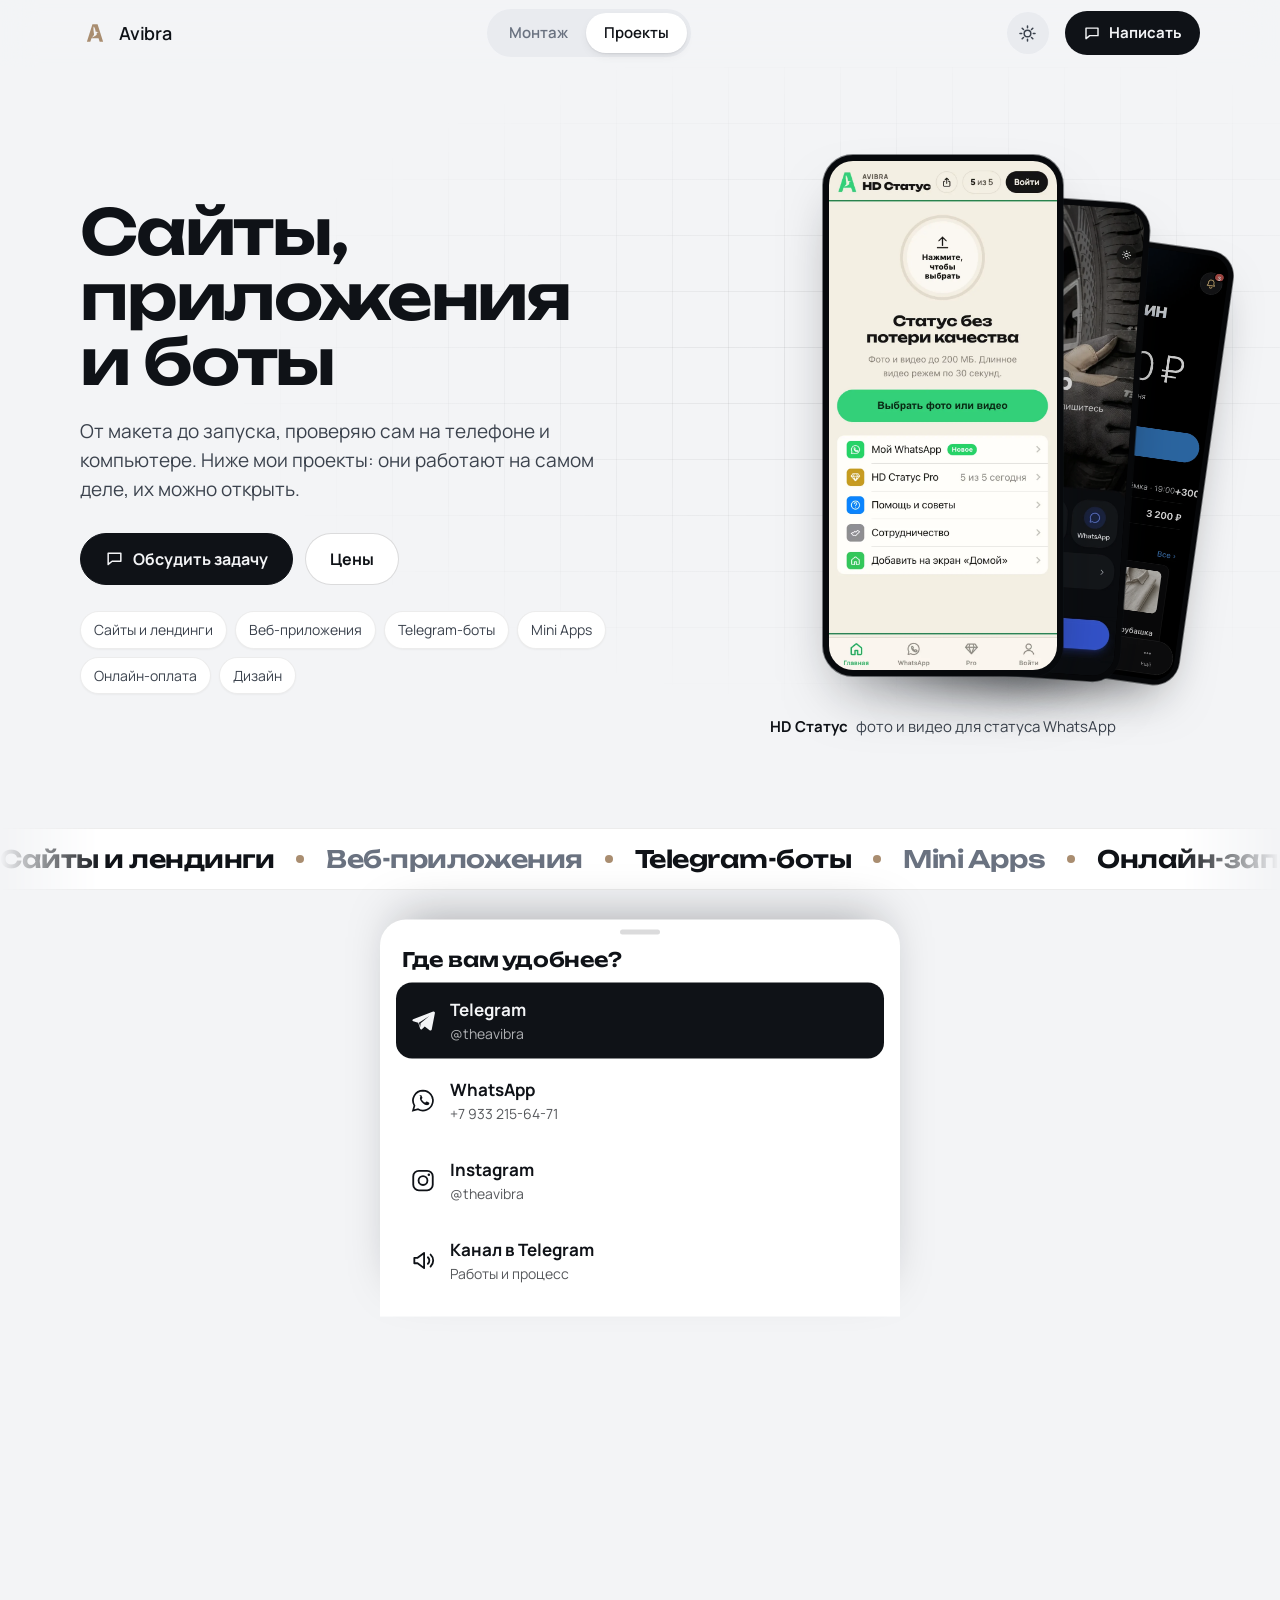
<file: proekty/index.html>
<!doctype html>
<html lang="ru" data-page="p">
<head>
<meta charset="utf-8">
<meta name="viewport" content="width=device-width, initial-scale=1, viewport-fit=cover">
<meta name="theme-color" media="(prefers-color-scheme: light)" content="#F3F4F6"><meta name="theme-color" media="(prefers-color-scheme: dark)" content="#0E1115">
<meta name="color-scheme" content="light dark">

<title>Сайты, веб-приложения и боты, Avibra</title>
<meta name="description" content="Делаю сайты, веб-приложения, Telegram-ботов и Mini Apps. Мои проекты работают у реальных людей.">
<meta property="og:title" content="Сайты, веб-приложения и боты, Avibra">
<meta property="og:description" content="Делаю сайты, веб-приложения, Telegram-ботов и Mini Apps. Мои проекты работают у реальных людей.">
<meta property="og:image" content="https://avibnr.github.io/assets/radar-og.jpg">
<link rel="icon" href="/v2/avibra-favicon.svg" type="image/svg+xml">
<link rel="preload" href="/v2/fonts/unbounded.woff2" as="font" type="font/woff2" crossorigin>
<link rel="preload" href="/v2/fonts/manrope.woff2" as="font" type="font/woff2" crossorigin>
<link rel="stylesheet" href="/v2/style.css?v=18">
<script>(function(d){d.classList.add('js');var t;try{t=localStorage.getItem('theme')}catch(e){}d.dataset.theme=t||(matchMedia('(prefers-color-scheme: dark)').matches?'dark':'light');if(t)d.dataset.themeFixed='1'})(document.documentElement)</script>
</head>
<body>
<div class="progress" aria-hidden="true"></div>
<header class="bar">
  <div class="bar-in">
    <a class="logo" href="/" aria-label="Avibra, на главную"><svg aria-hidden="true"><use href="/v2/icons.svg?v=18#mark"/></svg><span>Avibra</span></a>
    <nav class="switch" aria-label="Направления">
      <a href="/montazh/"><span class="t">Монтаж</span></a>
      <a href="/proekty/" aria-current="page"><span class="pill"></span><span class="t">Проекты</span></a>
    </nav>
    <button class="theme" type="button" aria-label="Сменить тему" title="Сменить тему"><svg aria-hidden="true"><use href="/v2/icons.svg?v=18#sun"/></svg><svg aria-hidden="true"><use href="/v2/icons.svg?v=18#moon"/></svg></button>
    <button class="bar-cta" type="button" data-write><svg aria-hidden="true"><use href="/v2/icons.svg?v=18#msg"/></svg><span>Написать</span></button>
  </div>
</header>
<main>
<section class="hero">
  <div class="wrap hero-in">
    <div class="hero-text">
      <h1><span class="w" style="--i:0"><span>Сайты,</span></span> <span class="w" style="--i:1"><span>приложения</span></span> <span class="w" style="--i:2"><span>и</span></span> <span class="w" style="--i:3"><span>боты</span></span></h1>
      <p class="lede">От макета до запуска, проверяю сам на телефоне и компьютере. Ниже мои проекты: они работают на самом деле, их можно открыть.</p>
      <div class="row">
        <button class="btn btn-main" type="button" data-write><svg aria-hidden="true"><use href="/v2/icons.svg?v=18#msg"/></svg>Обсудить задачу</button>
        <a class="btn" href="#price">Цены</a>
      </div>
      <p class="facts"><span>Сайты и лендинги</span><span>Веб-приложения</span><span>Telegram-боты</span><span>Mini Apps</span><span>Онлайн-оплата</span><span>Дизайн</span></p>
    </div>
    <div class="stage" data-show="p"><div class="stage-p"><div class="fan" aria-label="Экраны моих проектов">
  <div class="fan-in"><figure style="--k:0"><img src="/assets/hd-home.webp" alt="HD Статус: фото и видео для статуса WhatsApp" width="778" height="1688" loading="lazy" decoding="async"></figure><figure style="--k:1"><img src="/assets/zapis-home.webp" alt="Онлайн-запись: страница автосервиса" width="778" height="1688" loading="lazy" decoding="async"></figure><figure style="--k:2"><img src="/assets/qayd-home.webp" alt="Qayd: учёт для магазина в Telegram" width="778" height="1688" loading="lazy" decoding="async"></figure><figure style="--k:3"><img src="/assets/sushi-menu.webp" alt="Приём заказов: меню кафе по QR-коду" width="778" height="1688" loading="lazy" decoding="async"></figure></div>
  <p class="fan-cap"><b>HD Статус</b><span>фото и видео для статуса WhatsApp</span></p>
</div>
</div></div>
  </div>
</section>
<div class="marquee" aria-label="Сайты и лендинги, Веб-приложения, Telegram-боты, Mini Apps, Онлайн-запись, Приём заказов, Онлайн-оплата, Дизайн"><div class="marquee-track" aria-hidden="true"><span>Сайты и лендинги</span><span>Веб-приложения</span><span>Telegram-боты</span><span>Mini Apps</span><span>Онлайн-запись</span><span>Приём заказов</span><span>Онлайн-оплата</span><span>Дизайн</span><span>Сайты и лендинги</span><span>Веб-приложения</span><span>Telegram-боты</span><span>Mini Apps</span><span>Онлайн-запись</span><span>Приём заказов</span><span>Онлайн-оплата</span><span>Дизайн</span></div></div>

<section class="sec">
  <div class="wrap">
    <div class="sec-head"><h2>Проекты</h2><p>Свои продукты, которыми пользуются каждый день.</p></div>
    <article class="proj">
  <div class="proj-text"><p class="tag">Сервис для WhatsApp</p><h3>HD Статус, фото и видео в статус без потери качества</h3><p class="about">Человек загружает фото или видео на сайте или в Telegram-боте и получает файл, который WhatsApp публикует в статус без потери качества. Мой продукт: запущен в ноябре 2026 года, оплаты идут с первой недели.</p><ul><li>Сайт, Telegram-бот и выдача готового файла в WhatsApp</li><li>Подписка Pro: оплата картой онлайн, скидки на 3, 6 и 12 месяцев</li><li>Партнёрская программа: личные ссылки и кабинет партнёра</li><li>Объявления на сайте и управление через бота</li></ul><p class="pprice">Сервис с оплатой и ботом под вашу задачу — от 20 000 ₽</p><div class="row"><a class="btn btn-main" href="https://avibnr.github.io/hdstatus/" target="_blank" rel="noopener">Открыть HD Статус</a><a class="btn" href="https://wa.me/79332156471" target="_blank" rel="noopener">Хочу похожий</a></div></div>
  <div class="proj-media phones"><img src="/assets/hd-home.webp" alt="HD Статус, фото и видео в статус без потери качества" loading="lazy" decoding="async"><img src="/assets/hd-pro.webp" alt="HD Статус, фото и видео в статус без потери качества" loading="lazy" decoding="async"><img src="/assets/hd-mywa.webp" alt="HD Статус, фото и видео в статус без потери качества" loading="lazy" decoding="async"></div>
</article>
<article class="proj">
  <div class="proj-text"><p class="tag">Для автосервисов и шиномонтажей</p><h3>Онлайн-запись клиентов</h3><p class="about">Клиент открывает ссылку, выбирает услугу и время и записывается сам, без звонка. Все записи у владельца в телефоне.</p><ul><li>Страница сервиса с ценами, адресом и кнопкой звонка</li><li>Свободное время считается само</li><li>Уведомление о каждой новой записи</li><li>Работает в браузере, скачивать ничего не нужно</li></ul><p class="pprice">Такая запись под ваш сервис — от 20 000 ₽<small>с вашим логотипом, услугами и ценами</small></p><div class="row"><a class="btn btn-main" href="https://zapis-avibra.netlify.app" target="_blank" rel="noopener">Открыть демо</a><a class="btn" href="https://wa.me/79332156471" target="_blank" rel="noopener">Хочу такую</a></div></div>
  <div class="proj-media phones"><img src="/assets/zapis-home.webp" alt="Онлайн-запись клиентов" loading="lazy" decoding="async"><img src="/assets/zapis-book.webp" alt="Онлайн-запись клиентов" loading="lazy" decoding="async"><img src="/assets/zapis-admin.webp" alt="Онлайн-запись клиентов" loading="lazy" decoding="async"></div>
</article>
<article class="proj">
  <div class="proj-text"><p class="tag">Для кафе и ресторанов</p><h3>Приём заказов онлайн</h3><p class="about">Гость открывает меню по ссылке или QR-коду, собирает заказ и выбирает доставку или самовывоз. Заказ сразу приходит заведению, а гость видит, на каком он этапе.</p><ul><li>Меню с фото, добавками и ценами</li><li>Доставка, самовывоз и оплата онлайн</li><li>Статус заказа у гостя в реальном времени</li><li>Панель заведения: принять заказ, указать время, отметить готовность</li></ul><p class="pprice">Такой сайт для вашего заведения — от 20 000 ₽<small>с вашим меню, логотипом и цветами</small></p><div class="row"><a class="btn btn-main" href="https://zakaz-r2g.pages.dev/sushi" target="_blank" rel="noopener">Открыть демо</a><a class="btn" href="https://wa.me/79332156471" target="_blank" rel="noopener">Хочу такое</a></div></div>
  <div class="proj-media phones"><img src="/assets/sushi-menu.webp" alt="Приём заказов онлайн" loading="lazy" decoding="async"><img src="/assets/sushi-item.webp" alt="Приём заказов онлайн" loading="lazy" decoding="async"><img src="/assets/sushi-cart.webp" alt="Приём заказов онлайн" loading="lazy" decoding="async"></div>
</article>
<article class="proj">
  <div class="proj-text"><p class="tag">Telegram Mini App</p><h3>Qayd, учёт для магазина</h3><p class="about">Товары, остатки, продажи, финансы и работа команды прямо в Telegram. Каждый день работает в настоящем магазине, есть версия для браузера.</p><ul><li>Продажи и остатки в реальном времени</li><li>Роли для владельца и продавцов</li><li>Отчёты по выручке и расходам</li></ul><div class="row"><a class="btn btn-main" href="https://qayd.space" target="_blank" rel="noopener">Открыть Qayd</a></div></div>
  <div class="proj-media phones one"><img src="/assets/qayd-home.webp" alt="Qayd, учёт для магазина" loading="lazy" decoding="async"></div>
</article>
<article class="proj">
  <div class="proj-text"><p class="tag">Telegram-бот</p><h3>Avibra Deals, монитор Telegram-подарков</h3><p class="about">Следит за Fragment, Portals, MRKT и Getgems и присылает в Telegram подарки дешевле рынка. Оценивает каждый лот по реальным сделкам, около 11 тысяч в сутки, с учётом комиссии каждой площадки.</p><ul><li>Где купить, где выгоднее продать и сколько останется на руках</li><li>Заявки ниже рынка под ваш бюджет</li><li>Учебный портфель и честный отчёт за неделю</li><li>Не нужен доступ к аккаунту и подаркам</li></ul><p class="pprice">Такой бот под вашу задачу — от 15 000 ₽</p><div class="row"><a class="btn btn-main" href="https://wa.me/79332156471" target="_blank" rel="noopener">Хочу такой</a></div></div>
  <div class="proj-media phones one"><img src="/assets/deals-signal.webp" alt="Avibra Deals, монитор Telegram-подарков" loading="lazy" decoding="async"></div>
</article>
  </div>
</section>

<section class="sec">
  <div class="wrap">
    <div class="sec-head"><h2>Дизайн</h2><p>Логотипы, баннеры и карусели для соцсетей, в одном стиле и с расчётом на телефон.</p></div>
    <div class="gal">
      <figure><img src="/assets/design/avibra-logo.webp" alt="Логотип Avibra" loading="lazy" decoding="async" width="900" height="900"><figcaption>Логотип и фирменный стиль</figcaption></figure>
      <figure><img src="/assets/design/carousel-01-oblozhka.webp" alt="Обложка карусели" loading="lazy" decoding="async" width="900" height="1125"><figcaption>Карусель, обложка</figcaption></figure>
      <figure><img src="/assets/design/carousel-06-vashe-menyu.webp" alt="Слайд карусели" loading="lazy" decoding="async" width="900" height="1125"><figcaption>Карусель, слайд</figcaption></figure>
      <figure class="wide"><img src="/assets/design/avibra-banner.webp" alt="Баннер профиля" loading="lazy" decoding="async" width="1600" height="800"><figcaption>Баннер профиля для соцсетей</figcaption></figure>
    </div>
  </div>
</section>

<section class="sec" id="price">
  <div class="wrap">
    <div class="sec-head"><h2>Цены</h2><p>Стартовые. Точную назову после короткого разговора, и она не изменится по ходу работы.</p></div>
    <div class="plist">
<h3>Сайты и приложения</h3>
<div class="prow"><b>Исправить ошибку или доработать сайт</b><p>Найду причину, исправлю и проверю на телефоне и компьютере.</p><span>от 1 500 ₽</span></div>
<div class="prow"><b>Сайт, веб-приложение или Mini App</b><p>Лендинг, сайт компании, онлайн-запись, приём заказов, личный кабинет, приложение в Telegram. Цена зависит от сложности.</p><span>20 000–60 000 ₽</span></div>
<div class="prow"><b>Telegram-бот</b><p>Заявки, каталог, запись, рассылки, оплата, с панелью для вас.</p><span>от 15 000 ₽</span></div>
<div class="prow"><b>База данных и серверная часть</b><p>Supabase и PostgreSQL: таблицы, права доступа, функции.</p><span>от 2 500 ₽</span></div>
<h3>Дизайн</h3>
<div class="prow"><b>Баннер, афиша или обложка</b><p>Для соцсетей, сайта, маркетплейса или печати, в нужных размерах.</p><span>от 800 ₽</span></div>
<div class="prow"><b>Карусель для соцсетей</b><p>Серия слайдов в одном стиле: структура, тексты, вёрстка.</p><span>от 1 500 ₽</span></div>
<div class="prow"><b>Логотип и фирменный стиль</b><p>Знак, цвета, шрифты и правила использования.</p><span>от 3 000 ₽</span></div>
</div>

    <div class="deals"><p><b>Демо</b><span>покажу, как это будет выглядеть у вас, до оплаты</span></p><p><b>Фикс</b><span>цена и срок известны до начала работы</span></p><p><b>После приёмки</b><span>оплата, когда вы проверили результат</span></p></div>

  </div>
</section>

<section class="sec">
  <div class="wrap">
    <div class="sec-head"><h2>Как работаем</h2></div>
    <ol class="steps"><li><span class="when">День 1</span><b>Вы пишете</b><p>Пару фраз о задаче в Telegram или WhatsApp.</p></li><li><span class="when">День 1</span><b>Цена и срок</b><p>Уточняю детали и фиксирую стоимость до начала работы.</p></li><li><span class="when">По ходу</span><b>Показываю результат</b><p>Вы видите работу до сдачи и можете поправить курс.</p></li><li><span class="when">Сдача</span><b>Запуск и оплата</b><p>Проверяю на телефоне и компьютере, оплата после приёмки.</p></li></ol>

  </div>
</section>
</main>
<section class="contact" id="contact">
  <div class="wrap">
    <h2>Обсудим задачу?</h2>
    <p>Напишите пару фраз о том, что нужно. Отвечу, уточню детали и назову цену и срок до начала работы.</p>
    <div class="links">
      <a href="https://t.me/theavibra" target="_blank" rel="noopener"><svg aria-hidden="true"><use href="/v2/icons.svg?v=18#tg"/></svg><b>Telegram</b><span>@theavibra</span></a>
      <a href="https://wa.me/79332156471" target="_blank" rel="noopener"><svg aria-hidden="true"><use href="/v2/icons.svg?v=18#wa"/></svg><b>WhatsApp</b><span>+7 933 215-64-71</span></a>
      <a href="https://www.instagram.com/theavibra/" target="_blank" rel="noopener"><svg aria-hidden="true"><use href="/v2/icons.svg?v=18#ig"/></svg><b>Instagram</b><span>@theavibra</span></a>
      <a href="https://t.me/avibralog" target="_blank" rel="noopener"><svg aria-hidden="true"><use href="/v2/icons.svg?v=18#ch"/></svg><b>Канал в Telegram</b><span>Работы и процесс</span></a>
    </div>
  </div>
</section>
<footer class="foot">
  <div class="wrap">
    <span>Avibra, 2026</span>
    <a href="/radar/">Avibra Radar, бот с заказами для фрилансеров</a>
  </div>
</footer>

<button class="fab" type="button" data-write><svg aria-hidden="true"><use href="/v2/icons.svg?v=18#msg"/></svg>Написать</button>
<div class="sheet-bg"></div>
<div class="sheet" role="dialog" aria-label="Как связаться">
  <div class="grab"></div>
  <h3>Где вам удобнее?</h3>
  <a href="https://t.me/theavibra" target="_blank" rel="noopener"><svg aria-hidden="true"><use href="/v2/icons.svg?v=18#tg"/></svg><b>Telegram</b><span>@theavibra</span></a>
  <a href="https://wa.me/79332156471" target="_blank" rel="noopener"><svg aria-hidden="true"><use href="/v2/icons.svg?v=18#wa"/></svg><b>WhatsApp</b><span>+7 933 215-64-71</span></a>
  <a href="https://www.instagram.com/theavibra/" target="_blank" rel="noopener"><svg aria-hidden="true"><use href="/v2/icons.svg?v=18#ig"/></svg><b>Instagram</b><span>@theavibra</span></a>
  <a href="https://t.me/avibralog" target="_blank" rel="noopener"><svg aria-hidden="true"><use href="/v2/icons.svg?v=18#ch"/></svg><b>Канал в Telegram</b><span>Работы и процесс</span></a>
</div>

<dialog class="lb" aria-label="Просмотр видео">
  <button class="lb-x" type="button" aria-label="Закрыть"><svg aria-hidden="true"><use href="/v2/icons.svg?v=18#x"/></svg></button>
  <div class="lb-box"></div>
</dialog>
<script src="/v2/main.js?v=18" defer></script>
</body>
</html>
</file>
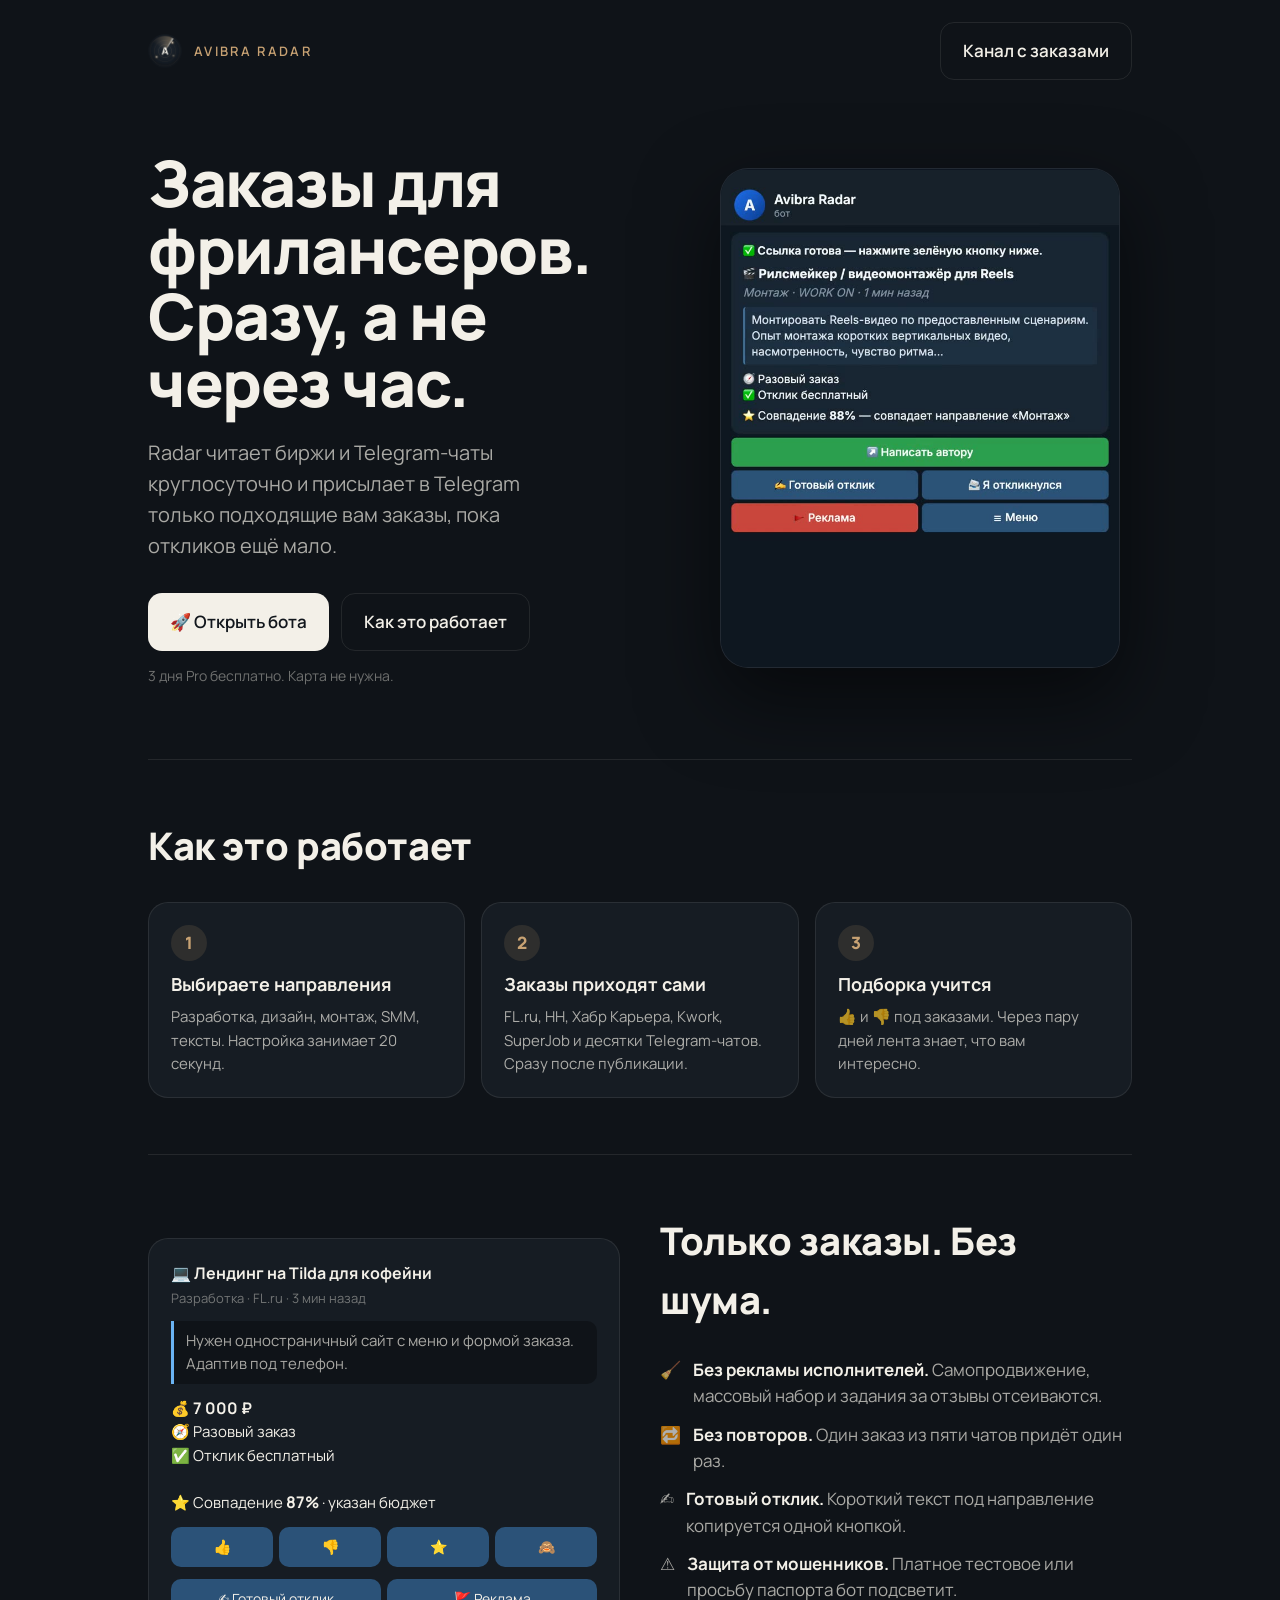
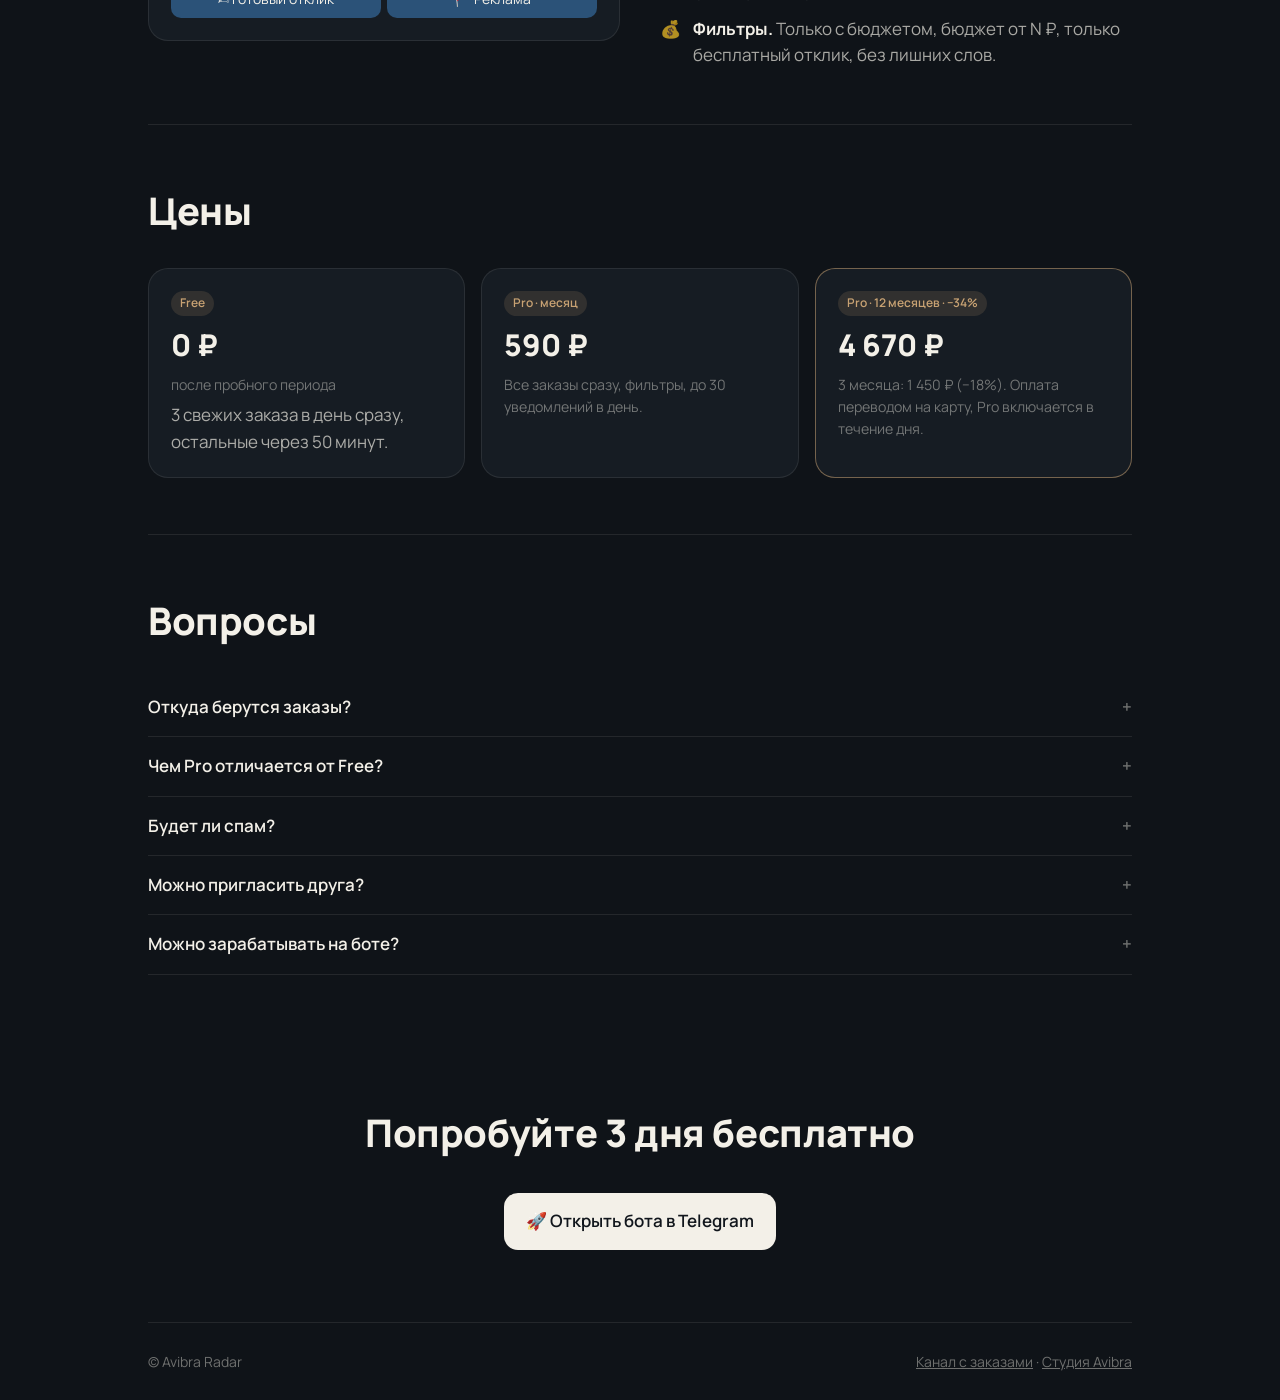
<file: radar/index.html>
<!doctype html>
<html lang="ru">
<head>
<meta charset="utf-8">
<meta name="viewport" content="width=device-width, initial-scale=1, viewport-fit=cover">
<title>Бот с заказами для фрилансеров в Telegram · Avibra Radar</title>
<meta name="description" content="Avibra Radar находит заказы на FL.ru, HH, Хабр Карьере и в Telegram-чатах и сразу присылает подходящие вам: разработка, дизайн, монтаж, SMM, тексты. Без рекламы исполнителей и повторов. 3 дня Pro бесплатно.">
<link rel="canonical" href="https://avibnr.github.io/radar/">
<meta property="og:type" content="website">
<meta property="og:title" content="Avibra Radar · заказы для фрилансеров сразу в Telegram">
<meta property="og:description" content="Заказы с бирж и Telegram-чатов по вашему направлению, сразу после публикации. 3 дня Pro бесплатно.">
<meta property="og:image" content="https://avibnr.github.io/assets/radar-og.jpg">
<meta property="og:url" content="https://avibnr.github.io/radar/">
<meta name="twitter:card" content="summary_large_image">
<meta name="theme-color" content="#11161C">
<link rel="icon" href="../assets/radar-icon.jpg">
<link rel="preconnect" href="https://fonts.googleapis.com"><link rel="preconnect" href="https://fonts.gstatic.com" crossorigin>
<link href="https://fonts.googleapis.com/css2?family=Manrope:wght@400;500;600;800&display=swap" rel="stylesheet">
<script type="application/ld+json">
{"@context":"https://schema.org","@type":"FAQPage","mainEntity":[
{"@type":"Question","name":"Откуда берутся заказы?","acceptedAnswer":{"@type":"Answer","text":"Radar круглосуточно читает FL.ru, FreelanceJob, Kwork, HH.ru, Хабр Карьеру, SuperJob и несколько десятков Telegram-каналов и чатов с заказами."}},
{"@type":"Question","name":"Чем Pro отличается от Free?","acceptedAnswer":{"@type":"Answer","text":"В Pro все подходящие заказы приходят сразу после публикации и доступны фильтры по бюджету и словам. На Free три свежих заказа в день приходят сразу, остальные через 50 минут."}},
{"@type":"Question","name":"Сколько стоит?","acceptedAnswer":{"@type":"Answer","text":"Первые 3 дня Pro бесплатно. Дальше 590 ₽ за месяц, 1 450 ₽ за 3 месяца (скидка 18%), 4 670 ₽ за 12 месяцев (скидка 34%). Оплата переводом на карту, Pro включается в течение дня."}},
{"@type":"Question","name":"Будет ли реклама и спам?","acceptedAnswer":{"@type":"Answer","text":"Нет. Radar отсеивает рекламу исполнителей, массовый набор, задания за отзывы и повторы одного заказа в разных чатах."}}]}
</script>
<style>
:root{--bg:#0f1318;--panel:#161c23;--ink:#f3f0e8;--dim:rgba(243,240,232,.68);--mute:rgba(243,240,232,.42);--line:rgba(243,240,232,.09);--accent:#c8a273;--pad:clamp(18px,4vw,48px)}
*{box-sizing:border-box;margin:0}
html{-webkit-text-size-adjust:100%}
body{background:var(--bg);color:var(--ink);font:400 17px/1.55 Manrope,system-ui,-apple-system,sans-serif;-webkit-font-smoothing:antialiased}
a{color:inherit}
.wrap{max-width:1080px;margin:0 auto;padding:0 var(--pad)}
header{display:flex;align-items:center;justify-content:space-between;padding:22px 0}
.brand{display:flex;align-items:center;gap:12px;font-weight:600;letter-spacing:.18em;text-transform:uppercase;font-size:13px;color:var(--accent);text-decoration:none}
.brand img{width:34px;height:34px;border-radius:50%}
.hero{display:grid;grid-template-columns:1.1fr .9fr;gap:40px;align-items:center;padding:48px 0 72px}
h1{font-size:clamp(38px,5.6vw,64px);line-height:1.04;letter-spacing:-.02em;font-weight:800}
.lead{margin-top:20px;font-size:clamp(17px,2vw,20px);color:var(--dim);max-width:34ch}
.cta{display:flex;flex-wrap:wrap;gap:12px;margin-top:32px}
.btn{white-space:nowrap;display:inline-flex;align-items:center;gap:10px;padding:15px 22px;border-radius:14px;background:var(--ink);color:#11161c;font-weight:600;text-decoration:none;transition:transform .15s}
.btn:active{transform:scale(.98)}
.btn.ghost{background:transparent;color:var(--ink);border:1px solid var(--line)}
.note{margin-top:14px;color:var(--mute);font-size:14px}
.hero img{width:100%;height:auto;aspect-ratio:2/1;border-radius:22px;box-shadow:0 30px 80px #0008}
.hero .demo{width:100%;max-width:400px;height:auto;aspect-ratio:4/5;justify-self:center;border-radius:28px;border:1px solid var(--line);box-shadow:0 30px 80px #0008;background:#0e1621}
.card{background:var(--panel);border:1px solid var(--line);border-radius:20px;padding:22px}
section{padding:56px 0;border-top:1px solid var(--line)}
h2{font-size:clamp(26px,3.4vw,38px);letter-spacing:-.01em;font-weight:800;margin-bottom:28px}
.grid{display:grid;grid-template-columns:repeat(3,1fr);gap:16px}
.grid h3{font-size:18px;margin:10px 0 6px}.grid p{color:var(--dim);font-size:15px}
.num{width:36px;height:36px;border-radius:50%;display:grid;place-items:center;background:#c8a27322;color:var(--accent);font-weight:800}
.order{font-size:15px}.order b{font-size:16px}.order i{color:var(--mute);font-style:normal;font-size:13px}
.order blockquote{margin:12px 0;padding:8px 12px;border-left:3px solid #6ab3f3;color:var(--dim);background:#0f1318;border-radius:0 10px 10px 0}
.order .row{display:flex;gap:6px;margin-top:12px}.order .row span{flex:1;text-align:center;padding:9px 0;border-radius:10px;background:#2b5278;font-size:14px}
.split{display:grid;grid-template-columns:1fr 1fr;gap:40px;align-items:center}
ul.check{list-style:none;padding:0;display:grid;gap:12px}ul.check li{display:flex;gap:12px;color:var(--dim)}ul.check li b{color:var(--ink)}
.price{display:grid;grid-template-columns:repeat(3,1fr);gap:16px}
.price .card{display:flex;flex-direction:column;gap:6px}.price strong{font-size:30px;font-weight:800}.price small{color:var(--mute)}
.price .best{border-color:#c8a27388}
.tag{align-self:flex-start;font-size:12px;padding:3px 9px;border-radius:999px;background:#c8a27326;color:var(--accent);font-weight:600}
details{border-bottom:1px solid var(--line);padding:16px 0}summary{cursor:pointer;font-weight:600;font-size:17px;list-style:none}summary::after{content:'+';float:right;color:var(--mute)}
details[open] summary::after{content:'−'}details p{color:var(--dim);margin-top:10px}
.final{text-align:center;padding:72px 0}.final .cta{justify-content:center}
footer{padding:28px 0 calc(28px + env(safe-area-inset-bottom));color:var(--mute);font-size:14px;display:flex;justify-content:space-between;flex-wrap:wrap;gap:10px;border-top:1px solid var(--line)}
@media (max-width:820px){header .btn{padding:10px 14px;font-size:14px}.brand{letter-spacing:.12em}.hero,.split{grid-template-columns:1fr}.grid,.price{grid-template-columns:1fr}.hero{padding-top:20px}}
</style>
</head>
<body>
<div class="wrap">
<header><a class="brand" href="./"><img src="../assets/radar-icon.jpg" alt="">Avibra Radar</a><a class="btn ghost" href="https://t.me/avibra_radar_orders">Канал с заказами</a></header>

<div class="hero">
  <div>
    <h1>Заказы для фрилансеров. Сразу, а не через час.</h1>
    <p class="lead">Radar читает биржи и Telegram-чаты круглосуточно и присылает в Telegram только подходящие вам заказы, пока откликов ещё мало.</p>
    <div class="cta"><a class="btn" href="https://t.me/avibra_radar_bot?start=site">🚀 Открыть бота</a><a class="btn ghost" href="#how">Как это работает</a></div>
    <p class="note">3 дня Pro бесплатно. Карта не нужна.</p>
  </div>
  <video class="demo" src="../assets/radar-demo.mp4" poster="../assets/radar-demo-poster.jpg" autoplay muted loop playsinline preload="metadata" width="720" height="900" aria-label="Как это выглядит в боте: заказ приходит, «Открыть заказ», «Готовый отклик», «Скопировать»"></video>
</div>

<section id="how">
  <h2>Как это работает</h2>
  <div class="grid">
    <div class="card"><div class="num">1</div><h3>Выбираете направления</h3><p>Разработка, дизайн, монтаж, SMM, тексты. Настройка занимает 20 секунд.</p></div>
    <div class="card"><div class="num">2</div><h3>Заказы приходят сами</h3><p>FL.ru, HH, Хабр Карьера, Kwork, SuperJob и десятки Telegram-чатов. Сразу после публикации.</p></div>
    <div class="card"><div class="num">3</div><h3>Подборка учится</h3><p>👍 и 👎 под заказами. Через пару дней лента знает, что вам интересно.</p></div>
  </div>
</section>

<section>
  <div class="split">
    <div class="card order">
      <b>💻 Лендинг на Tilda для кофейни</b><br><i>Разработка · FL.ru · 3 мин назад</i>
      <blockquote>Нужен одностраничный сайт с меню и формой заказа. Адаптив под телефон.</blockquote>
      💰 <b>7 000 ₽</b><br>🧭 Разовый заказ<br>✅ Отклик бесплатный<br><br>⭐ Совпадение <b>87%</b> · указан бюджет
      <div class="row"><span>👍</span><span>👎</span><span>⭐</span><span>🙈</span></div>
      <div class="row"><span>✍️ Готовый отклик</span><span>🚩 Реклама</span></div>
    </div>
    <div>
      <h2>Только заказы. Без шума.</h2>
      <ul class="check">
        <li>🧹<span><b>Без рекламы исполнителей.</b> Самопродвижение, массовый набор и задания за отзывы отсеиваются.</span></li>
        <li>🔁<span><b>Без повторов.</b> Один заказ из пяти чатов придёт один раз.</span></li>
        <li>✍️<span><b>Готовый отклик.</b> Короткий текст под направление копируется одной кнопкой.</span></li>
        <li>⚠️<span><b>Защита от мошенников.</b> Платное тестовое или просьбу паспорта бот подсветит.</span></li>
        <li>💰<span><b>Фильтры.</b> Только с бюджетом, бюджет от N ₽, только бесплатный отклик, без лишних слов.</span></li>
      </ul>
    </div>
  </div>
</section>

<section id="price">
  <h2>Цены</h2>
  <div class="price">
    <div class="card"><span class="tag">Free</span><strong>0 ₽</strong><small>после пробного периода</small><p style="color:var(--dim)">3 свежих заказа в день сразу, остальные через 50 минут.</p></div>
    <div class="card"><span class="tag">Pro · месяц</span><strong>590 ₽</strong><small>Все заказы сразу, фильтры, до 30 уведомлений в день.</small></div>
    <div class="card best"><span class="tag">Pro · 12 месяцев · −34%</span><strong>4 670 ₽</strong><small>3 месяца: 1 450 ₽ (−18%). Оплата переводом на карту, Pro включается в течение дня.</small></div>
  </div>
</section>

<section id="faq">
  <h2>Вопросы</h2>
  <details><summary>Откуда берутся заказы?</summary><p>Radar круглосуточно читает FL.ru, FreelanceJob, Kwork, HH.ru, Хабр Карьеру, SuperJob и несколько десятков Telegram-каналов и чатов с заказами.</p></details>
  <details><summary>Чем Pro отличается от Free?</summary><p>В Pro все подходящие заказы приходят сразу после публикации и работают фильтры. На Free три свежих заказа в день приходят сразу, остальные через 50 минут.</p></details>
  <details><summary>Будет ли спам?</summary><p>Нет. Реклама исполнителей, массовый набор, задания за отзывы и повторы отсеиваются. Если что-то проскочит, кнопка 🚩 скроет заказ, а автора заблокирует для всех.</p></details>
  <details><summary>Можно пригласить друга?</summary><p>Да. По вашей ссылке друг получает неделю Pro в подарок, и вы тоже.</p></details>
  <details><summary>Можно зарабатывать на боте?</summary><p>Да. Запустите свой бот на базе Avibra Radar: создайте его в @BotFather и подключите в разделе «💸 Заработать». С каждой подписки, оформленной в вашем боте, вам начисляется 20%. Выплаты раз в месяц от 3 000 ₽.</p></details>
</section>

<div class="final">
  <h2>Попробуйте 3 дня бесплатно</h2>
  <div class="cta"><a class="btn" href="https://t.me/avibra_radar_bot?start=site">🚀 Открыть бота в Telegram</a></div>
</div>

<footer><span>© Avibra Radar</span><span><a href="https://t.me/avibra_radar_orders">Канал с заказами</a> · <a href="../">Студия Avibra</a></span></footer>
</div>
</body>
</html>
</file>
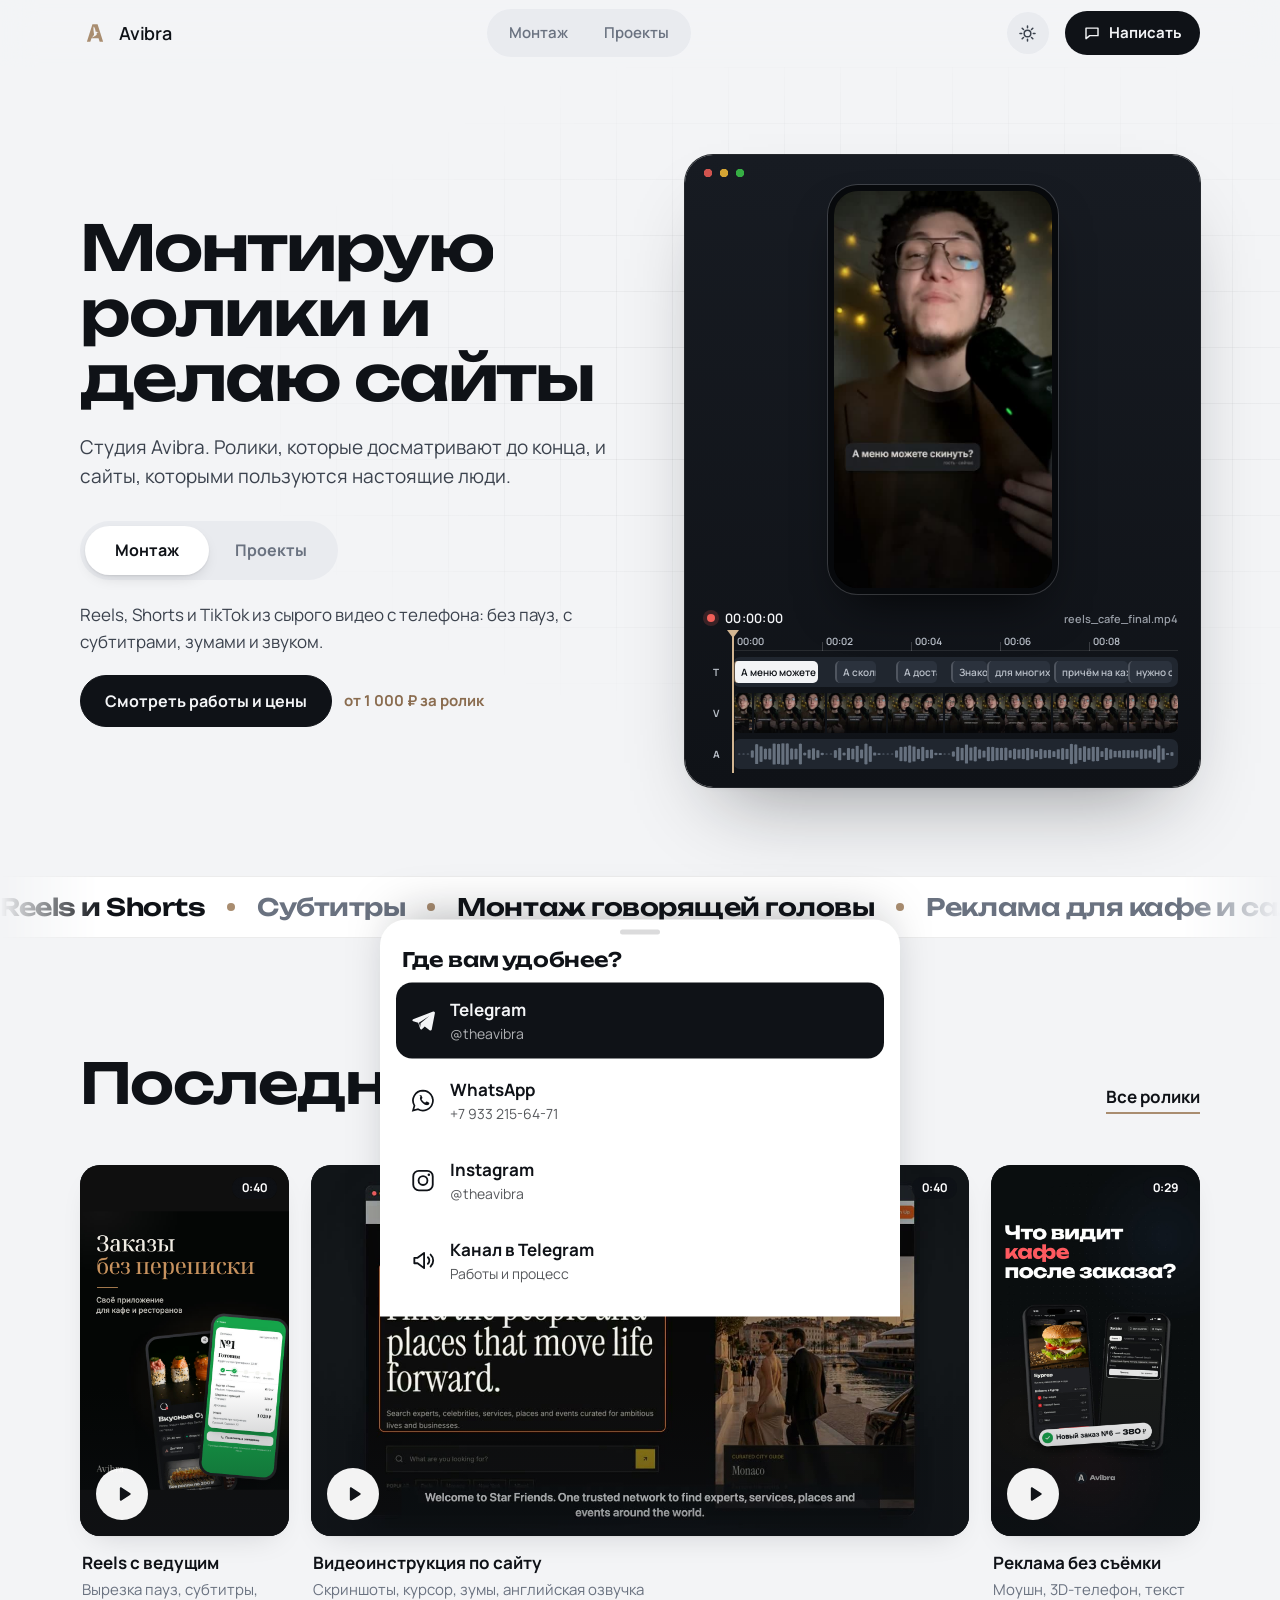
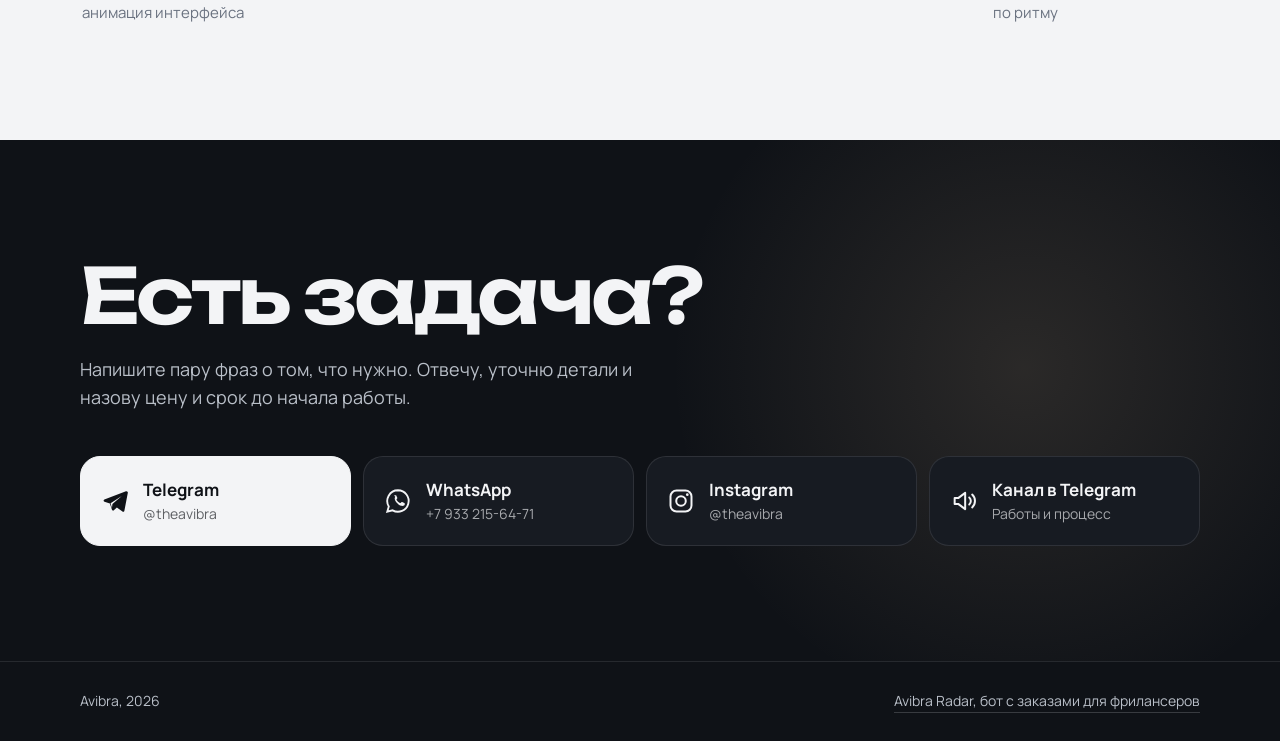
<file: v2/index.html>
<!doctype html>
<html lang="ru" data-page="home">
<head>
<meta charset="utf-8">
<meta name="viewport" content="width=device-width, initial-scale=1, viewport-fit=cover">
<meta name="theme-color" media="(prefers-color-scheme: light)" content="#F3F4F6"><meta name="theme-color" media="(prefers-color-scheme: dark)" content="#0E1115">
<meta name="color-scheme" content="light dark">
<link rel="canonical" href="https://avibnr.github.io/">
<title>Avibra: монтаж Reels, сайты и боты</title>
<meta name="description" content="Монтирую Reels и короткие ролики, делаю сайты, веб-приложения и Telegram-ботов. Цена и срок до начала работы.">
<meta property="og:title" content="Avibra: монтаж Reels, сайты и боты">
<meta property="og:description" content="Монтирую Reels и короткие ролики, делаю сайты, веб-приложения и Telegram-ботов. Цена и срок до начала работы.">
<meta property="og:image" content="https://avibnr.github.io/assets/radar-og.jpg">
<link rel="icon" href="/v2/avibra-favicon.svg" type="image/svg+xml">
<link rel="preload" href="/v2/fonts/unbounded.woff2" as="font" type="font/woff2" crossorigin>
<link rel="preload" href="/v2/fonts/manrope.woff2" as="font" type="font/woff2" crossorigin>
<link rel="stylesheet" href="/v2/style.css?v=18">
<script>(function(d){d.classList.add('js');var t;try{t=localStorage.getItem('theme')}catch(e){}d.dataset.theme=t||(matchMedia('(prefers-color-scheme: dark)').matches?'dark':'light');if(t)d.dataset.themeFixed='1'})(document.documentElement)</script>
</head>
<body>
<div class="progress" aria-hidden="true"></div>
<header class="bar">
  <div class="bar-in">
    <a class="logo" href="/v2/" aria-label="Avibra, на главную"><svg aria-hidden="true"><use href="/v2/icons.svg?v=18#mark"/></svg><span>Avibra</span></a>
    <nav class="switch" aria-label="Направления">
      <a href="/v2/montazh/"><span class="t">Монтаж</span></a>
      <a href="/v2/proekty/"><span class="t">Проекты</span></a>
    </nav>
    <button class="theme" type="button" aria-label="Сменить тему" title="Сменить тему"><svg aria-hidden="true"><use href="/v2/icons.svg?v=18#sun"/></svg><svg aria-hidden="true"><use href="/v2/icons.svg?v=18#moon"/></svg></button>
    <button class="bar-cta" type="button" data-write><svg aria-hidden="true"><use href="/v2/icons.svg?v=18#msg"/></svg><span>Написать</span></button>
  </div>
</header>
<main>
<section class="hero">
  <div class="wrap hero-in">
    <div class="hero-text">
      <h1><span class="w" style="--i:0"><span>Монтирую</span></span> <span class="w" style="--i:1"><span>ролики</span></span> <span class="w" style="--i:2"><span>и</span></span> <span class="w" style="--i:3"><span>делаю</span></span> <span class="w" style="--i:4"><span>сайты</span></span></h1>
      <p class="lede">Студия Avibra. Ролики, которые досматривают до конца, и сайты, которыми пользуются настоящие люди.</p>
      <div class="tabs" role="tablist" aria-label="Что вам нужно">
        <button role="tab" id="tab-m" aria-controls="pane-m" aria-selected="true" type="button">Монтаж</button>
        <button role="tab" id="tab-p" aria-controls="pane-p" aria-selected="false" type="button" tabindex="-1">Проекты</button>
        <span class="tabs-pill" aria-hidden="true"></span>
      </div>
      <div class="pane-text" id="pane-m" role="tabpanel" aria-labelledby="tab-m">
        <p>Reels, Shorts и TikTok из сырого видео с телефона: без пауз, с субтитрами, зумами и звуком.</p>
        <div class="row"><a class="btn btn-main" href="/v2/montazh/">Смотреть работы и цены</a><span class="from">от 1 000 ₽ за ролик</span></div>
      </div>
      <div class="pane-text" id="pane-p" role="tabpanel" aria-labelledby="tab-p" hidden>
        <p>Сайты, веб-приложения, Telegram-боты и Mini Apps. Мои продукты работают у реальных людей, их можно открыть.</p>
        <div class="row"><a class="btn btn-main" href="/v2/proekty/">Смотреть проекты и цены</a><span class="from">сайт от 20 000 ₽</span></div>
      </div>
    </div>
    <div class="stage" data-show="m">
      <div class="stage-m"><div class="editor" data-len="10.0">
  <div class="phone">
    <video src="/assets/video/hero-loop.mp4" poster="/assets/video/hero-poster.jpg" muted loop playsinline autoplay preload="auto" aria-label="Фрагмент Reels, смонтированного в Avibra"></video>
    <span class="cap" aria-hidden="true"></span>
  </div>
  <div class="tl" aria-hidden="true">
    <div class="tl-top"><span class="rec"></span><span class="tc">00:00:00</span><span class="tl-name">reels_cafe_final.mp4</span></div>
    <div class="ruler"><span style="left:0.00%">00:00</span><span style="left:20.00%">00:02</span><span style="left:40.00%">00:04</span><span style="left:60.00%">00:06</span><span style="left:80.00%">00:08</span></div>
    <div class="track t"><b>T</b><div class="lane"><span class="sub" data-a="0.0" data-b="1.92" style="left:0.00%;width:19.20%">А меню можете скинуть?</span><span class="sub" data-a="2.3" data-b="3.22" style="left:23.00%;width:9.20%">А сколько ждать?</span><span class="sub" data-a="3.66" data-b="4.58" style="left:36.60%;width:9.20%">А доставка есть?</span><span class="sub" data-a="4.9" data-b="5.7" style="left:49.00%;width:8.00%">Знакомая ситуация</span><span class="sub" data-a="5.7" data-b="7.12" style="left:57.00%;width:14.20%">для многих заведений,</span><span class="sub" data-a="7.22" data-b="8.87" style="left:72.20%;width:16.50%">причём на каждое такое сообщение</span><span class="sub" data-a="8.87" data-b="9.86" style="left:88.70%;width:9.90%">нужно отвечать.</span></div></div>
    <div class="track v"><b>V</b><div class="lane"><div class="film" style="background-image:url(/assets/video/hero-strip.jpg)"></div><i style="left:4.50%"></i><i style="left:21.00%"></i><i style="left:34.50%"></i><i style="left:47.50%"></i><i style="left:71.70%"></i><i style="left:88.70%"></i></div></div>
    <div class="track a"><b>A</b><div class="lane"><svg class="wave" viewBox="0 0 200 40" preserveAspectRatio="none" aria-hidden="true"><rect x="0.3" y="19.3" width="1.4" height="1.4" rx=".7"/><rect x="2.3" y="19.3" width="1.4" height="1.4" rx=".7"/><rect x="4.3" y="19.3" width="1.4" height="1.4" rx=".7"/><rect x="6.3" y="13.7" width="1.4" height="12.6" rx=".7"/><rect x="8.3" y="3.3" width="1.4" height="33.5" rx=".7"/><rect x="10.3" y="6.9" width="1.4" height="26.3" rx=".7"/><rect x="12.3" y="10.8" width="1.4" height="18.4" rx=".7"/><rect x="14.3" y="10.5" width="1.4" height="19.1" rx=".7"/><rect x="16.3" y="2.4" width="1.4" height="35.3" rx=".7"/><rect x="18.3" y="3.1" width="1.4" height="33.8" rx=".7"/><rect x="20.3" y="2.0" width="1.4" height="36.0" rx=".7"/><rect x="22.3" y="2.2" width="1.4" height="35.6" rx=".7"/><rect x="24.3" y="10.5" width="1.4" height="19.1" rx=".7"/><rect x="26.3" y="11.0" width="1.4" height="18.0" rx=".7"/><rect x="28.3" y="2.7" width="1.4" height="34.6" rx=".7"/><rect x="30.3" y="17.5" width="1.4" height="5.0" rx=".7"/><rect x="32.3" y="12.6" width="1.4" height="14.8" rx=".7"/><rect x="34.3" y="10.3" width="1.4" height="19.4" rx=".7"/><rect x="36.3" y="13.5" width="1.4" height="13.0" rx=".7"/><rect x="38.3" y="17.8" width="1.4" height="4.3" rx=".7"/><rect x="40.3" y="19.3" width="1.4" height="1.4" rx=".7"/><rect x="42.3" y="19.3" width="1.4" height="1.4" rx=".7"/><rect x="44.3" y="13.5" width="1.4" height="13.0" rx=".7"/><rect x="46.3" y="9.6" width="1.4" height="20.9" rx=".7"/><rect x="48.3" y="17.5" width="1.4" height="5.0" rx=".7"/><rect x="50.3" y="9.9" width="1.4" height="20.2" rx=".7"/><rect x="52.3" y="10.8" width="1.4" height="18.4" rx=".7"/><rect x="54.3" y="6.1" width="1.4" height="27.7" rx=".7"/><rect x="56.3" y="12.4" width="1.4" height="15.1" rx=".7"/><rect x="58.3" y="2.5" width="1.4" height="34.9" rx=".7"/><rect x="60.3" y="6.7" width="1.4" height="26.6" rx=".7"/><rect x="62.3" y="17.3" width="1.4" height="5.4" rx=".7"/><rect x="64.3" y="18.6" width="1.4" height="2.9" rx=".7"/><rect x="66.3" y="19.3" width="1.4" height="1.4" rx=".7"/><rect x="68.3" y="19.3" width="1.4" height="1.4" rx=".7"/><rect x="70.3" y="19.3" width="1.4" height="1.4" rx=".7"/><rect x="72.3" y="13.9" width="1.4" height="12.2" rx=".7"/><rect x="74.3" y="8.1" width="1.4" height="23.8" rx=".7"/><rect x="76.3" y="7.6" width="1.4" height="24.8" rx=".7"/><rect x="78.3" y="5.6" width="1.4" height="28.8" rx=".7"/><rect x="80.3" y="7.4" width="1.4" height="25.2" rx=".7"/><rect x="82.3" y="11.2" width="1.4" height="17.6" rx=".7"/><rect x="84.3" y="8.1" width="1.4" height="23.8" rx=".7"/><rect x="86.3" y="13.0" width="1.4" height="14.0" rx=".7"/><rect x="88.3" y="12.4" width="1.4" height="15.1" rx=".7"/><rect x="90.3" y="17.8" width="1.4" height="4.3" rx=".7"/><rect x="92.3" y="18.2" width="1.4" height="3.6" rx=".7"/><rect x="94.3" y="19.3" width="1.4" height="1.4" rx=".7"/><rect x="96.3" y="19.3" width="1.4" height="1.4" rx=".7"/><rect x="98.3" y="15.5" width="1.4" height="9.0" rx=".7"/><rect x="100.3" y="8.1" width="1.4" height="23.8" rx=".7"/><rect x="102.3" y="9.6" width="1.4" height="20.9" rx=".7"/><rect x="104.3" y="4.0" width="1.4" height="32.0" rx=".7"/><rect x="106.3" y="9.0" width="1.4" height="22.0" rx=".7"/><rect x="108.3" y="7.6" width="1.4" height="24.8" rx=".7"/><rect x="110.3" y="12.1" width="1.4" height="15.8" rx=".7"/><rect x="112.3" y="14.1" width="1.4" height="11.9" rx=".7"/><rect x="114.3" y="7.9" width="1.4" height="24.1" rx=".7"/><rect x="116.3" y="8.1" width="1.4" height="23.8" rx=".7"/><rect x="118.3" y="9.4" width="1.4" height="21.2" rx=".7"/><rect x="120.3" y="9.7" width="1.4" height="20.5" rx=".7"/><rect x="122.3" y="9.2" width="1.4" height="21.6" rx=".7"/><rect x="124.3" y="13.5" width="1.4" height="13.0" rx=".7"/><rect x="126.3" y="10.8" width="1.4" height="18.4" rx=".7"/><rect x="128.3" y="12.4" width="1.4" height="15.1" rx=".7"/><rect x="130.3" y="11.4" width="1.4" height="17.3" rx=".7"/><rect x="132.3" y="9.6" width="1.4" height="20.9" rx=".7"/><rect x="134.3" y="11.7" width="1.4" height="16.6" rx=".7"/><rect x="136.3" y="14.4" width="1.4" height="11.2" rx=".7"/><rect x="138.3" y="11.4" width="1.4" height="17.3" rx=".7"/><rect x="140.3" y="13.3" width="1.4" height="13.3" rx=".7"/><rect x="142.3" y="12.8" width="1.4" height="14.4" rx=".7"/><rect x="144.3" y="15.0" width="1.4" height="10.1" rx=".7"/><rect x="146.3" y="11.9" width="1.4" height="16.2" rx=".7"/><rect x="148.3" y="10.1" width="1.4" height="19.8" rx=".7"/><rect x="150.3" y="11.2" width="1.4" height="17.6" rx=".7"/><rect x="152.3" y="3.1" width="1.4" height="33.8" rx=".7"/><rect x="154.3" y="3.8" width="1.4" height="32.4" rx=".7"/><rect x="156.3" y="9.7" width="1.4" height="20.5" rx=".7"/><rect x="158.3" y="6.9" width="1.4" height="26.3" rx=".7"/><rect x="160.3" y="10.1" width="1.4" height="19.8" rx=".7"/><rect x="162.3" y="7.8" width="1.4" height="24.5" rx=".7"/><rect x="164.3" y="8.1" width="1.4" height="23.8" rx=".7"/><rect x="166.3" y="15.0" width="1.4" height="10.1" rx=".7"/><rect x="168.3" y="9.7" width="1.4" height="20.5" rx=".7"/><rect x="170.3" y="12.1" width="1.4" height="15.8" rx=".7"/><rect x="172.3" y="14.4" width="1.4" height="11.2" rx=".7"/><rect x="174.3" y="14.1" width="1.4" height="11.9" rx=".7"/><rect x="176.3" y="13.2" width="1.4" height="13.7" rx=".7"/><rect x="178.3" y="13.2" width="1.4" height="13.7" rx=".7"/><rect x="180.3" y="13.7" width="1.4" height="12.6" rx=".7"/><rect x="182.3" y="14.2" width="1.4" height="11.5" rx=".7"/><rect x="184.3" y="11.7" width="1.4" height="16.6" rx=".7"/><rect x="186.3" y="12.1" width="1.4" height="15.8" rx=".7"/><rect x="188.3" y="13.9" width="1.4" height="12.2" rx=".7"/><rect x="190.3" y="11.0" width="1.4" height="18.0" rx=".7"/><rect x="192.3" y="5.4" width="1.4" height="29.2" rx=".7"/><rect x="194.3" y="10.3" width="1.4" height="19.4" rx=".7"/><rect x="196.3" y="18.2" width="1.4" height="3.6" rx=".7"/><rect x="198.3" y="16.6" width="1.4" height="6.8" rx=".7"/></svg></div></div>
    <div class="head"><span></span></div>
  </div>
</div>
</div>
      <div class="stage-p"><div class="fan" aria-label="Экраны моих проектов">
  <div class="fan-in"><figure style="--k:0"><img src="/assets/hd-home.webp" alt="HD Статус: фото и видео для статуса WhatsApp" width="778" height="1688" loading="lazy" decoding="async"></figure><figure style="--k:1"><img src="/assets/zapis-home.webp" alt="Онлайн-запись: страница автосервиса" width="778" height="1688" loading="lazy" decoding="async"></figure><figure style="--k:2"><img src="/assets/qayd-home.webp" alt="Qayd: учёт для магазина в Telegram" width="778" height="1688" loading="lazy" decoding="async"></figure><figure style="--k:3"><img src="/assets/sushi-menu.webp" alt="Приём заказов: меню кафе по QR-коду" width="778" height="1688" loading="lazy" decoding="async"></figure></div>
  <p class="fan-cap"><b>HD Статус</b><span>фото и видео для статуса WhatsApp</span></p>
</div>
</div>
    </div>
  </div>
</section>
<div class="marquee" aria-label="Reels и Shorts, Субтитры, Монтаж говорящей головы, Реклама для кафе и салонов, Сайты и лендинги, Telegram-боты, Mini Apps, Дизайн"><div class="marquee-track" aria-hidden="true"><span>Reels и Shorts</span><span>Субтитры</span><span>Монтаж говорящей головы</span><span>Реклама для кафе и салонов</span><span>Сайты и лендинги</span><span>Telegram-боты</span><span>Mini Apps</span><span>Дизайн</span><span>Reels и Shorts</span><span>Субтитры</span><span>Монтаж говорящей головы</span><span>Реклама для кафе и салонов</span><span>Сайты и лендинги</span><span>Telegram-боты</span><span>Mini Apps</span><span>Дизайн</span></div></div>

<section class="sec">
  <div class="wrap">
    <div class="sec-head"><h2>Последние работы</h2><a class="more" href="/v2/montazh/#works">Все ролики</a></div>
    <div class="works">
<figure class="work tall">
  <button class="work-play" type="button" data-src="/assets/video/reel-cafe.mp4" data-kind="tall" aria-label="Смотреть со звуком: Reels с ведущим">
    <img src="/assets/video/reel-poster-916.jpg" alt="" loading="lazy" decoding="async">
    <span class="dur">0:40</span>
    <span class="play"><svg aria-hidden="true"><use href="/v2/icons.svg?v=18#play"/></svg></span>
  </button>
  <figcaption><b>Reels с ведущим</b><span>Вырезка пауз, субтитры, анимация интерфейса</span></figcaption>
</figure>
<figure class="work wide">
  <button class="work-play" type="button" data-src="/assets/video/guide-demo.mp4" data-kind="wide" aria-label="Смотреть со звуком: Видеоинструкция по сайту">
    <img src="/assets/video/guide-poster.jpg" alt="" loading="lazy" decoding="async">
    <span class="dur">0:40</span>
    <span class="play"><svg aria-hidden="true"><use href="/v2/icons.svg?v=18#play"/></svg></span>
  </button>
  <figcaption><b>Видеоинструкция по сайту</b><span>Скриншоты, курсор, зумы, английская озвучка</span></figcaption>
</figure>
<figure class="work tall">
  <button class="work-play" type="button" data-src="/assets/video/short-cafe.mp4" data-kind="tall" aria-label="Смотреть со звуком: Реклама без съёмки">
    <img src="/assets/video/short-cover.jpg" alt="" loading="lazy" decoding="async">
    <span class="dur">0:29</span>
    <span class="play"><svg aria-hidden="true"><use href="/v2/icons.svg?v=18#play"/></svg></span>
  </button>
  <figcaption><b>Реклама без съёмки</b><span>Моушн, 3D-телефон, текст по ритму</span></figcaption>
</figure>
</div>

  </div>
</section>
</main>
<section class="contact" id="contact">
  <div class="wrap">
    <h2>Есть задача?</h2>
    <p>Напишите пару фраз о том, что нужно. Отвечу, уточню детали и назову цену и срок до начала работы.</p>
    <div class="links">
      <a href="https://t.me/theavibra" target="_blank" rel="noopener"><svg aria-hidden="true"><use href="/v2/icons.svg?v=18#tg"/></svg><b>Telegram</b><span>@theavibra</span></a>
      <a href="https://wa.me/79332156471" target="_blank" rel="noopener"><svg aria-hidden="true"><use href="/v2/icons.svg?v=18#wa"/></svg><b>WhatsApp</b><span>+7 933 215-64-71</span></a>
      <a href="https://www.instagram.com/theavibra/" target="_blank" rel="noopener"><svg aria-hidden="true"><use href="/v2/icons.svg?v=18#ig"/></svg><b>Instagram</b><span>@theavibra</span></a>
      <a href="https://t.me/avibralog" target="_blank" rel="noopener"><svg aria-hidden="true"><use href="/v2/icons.svg?v=18#ch"/></svg><b>Канал в Telegram</b><span>Работы и процесс</span></a>
    </div>
  </div>
</section>
<footer class="foot">
  <div class="wrap">
    <span>Avibra, 2026</span>
    <a href="/radar/">Avibra Radar, бот с заказами для фрилансеров</a>
  </div>
</footer>

<button class="fab" type="button" data-write><svg aria-hidden="true"><use href="/v2/icons.svg?v=18#msg"/></svg>Написать</button>
<div class="sheet-bg"></div>
<div class="sheet" role="dialog" aria-label="Как связаться">
  <div class="grab"></div>
  <h3>Где вам удобнее?</h3>
  <a href="https://t.me/theavibra" target="_blank" rel="noopener"><svg aria-hidden="true"><use href="/v2/icons.svg?v=18#tg"/></svg><b>Telegram</b><span>@theavibra</span></a>
  <a href="https://wa.me/79332156471" target="_blank" rel="noopener"><svg aria-hidden="true"><use href="/v2/icons.svg?v=18#wa"/></svg><b>WhatsApp</b><span>+7 933 215-64-71</span></a>
  <a href="https://www.instagram.com/theavibra/" target="_blank" rel="noopener"><svg aria-hidden="true"><use href="/v2/icons.svg?v=18#ig"/></svg><b>Instagram</b><span>@theavibra</span></a>
  <a href="https://t.me/avibralog" target="_blank" rel="noopener"><svg aria-hidden="true"><use href="/v2/icons.svg?v=18#ch"/></svg><b>Канал в Telegram</b><span>Работы и процесс</span></a>
</div>

<dialog class="lb" aria-label="Просмотр видео">
  <button class="lb-x" type="button" aria-label="Закрыть"><svg aria-hidden="true"><use href="/v2/icons.svg?v=18#x"/></svg></button>
  <div class="lb-box"></div>
</dialog>
<script src="/v2/main.js?v=18" defer></script>
</body>
</html>
</file>
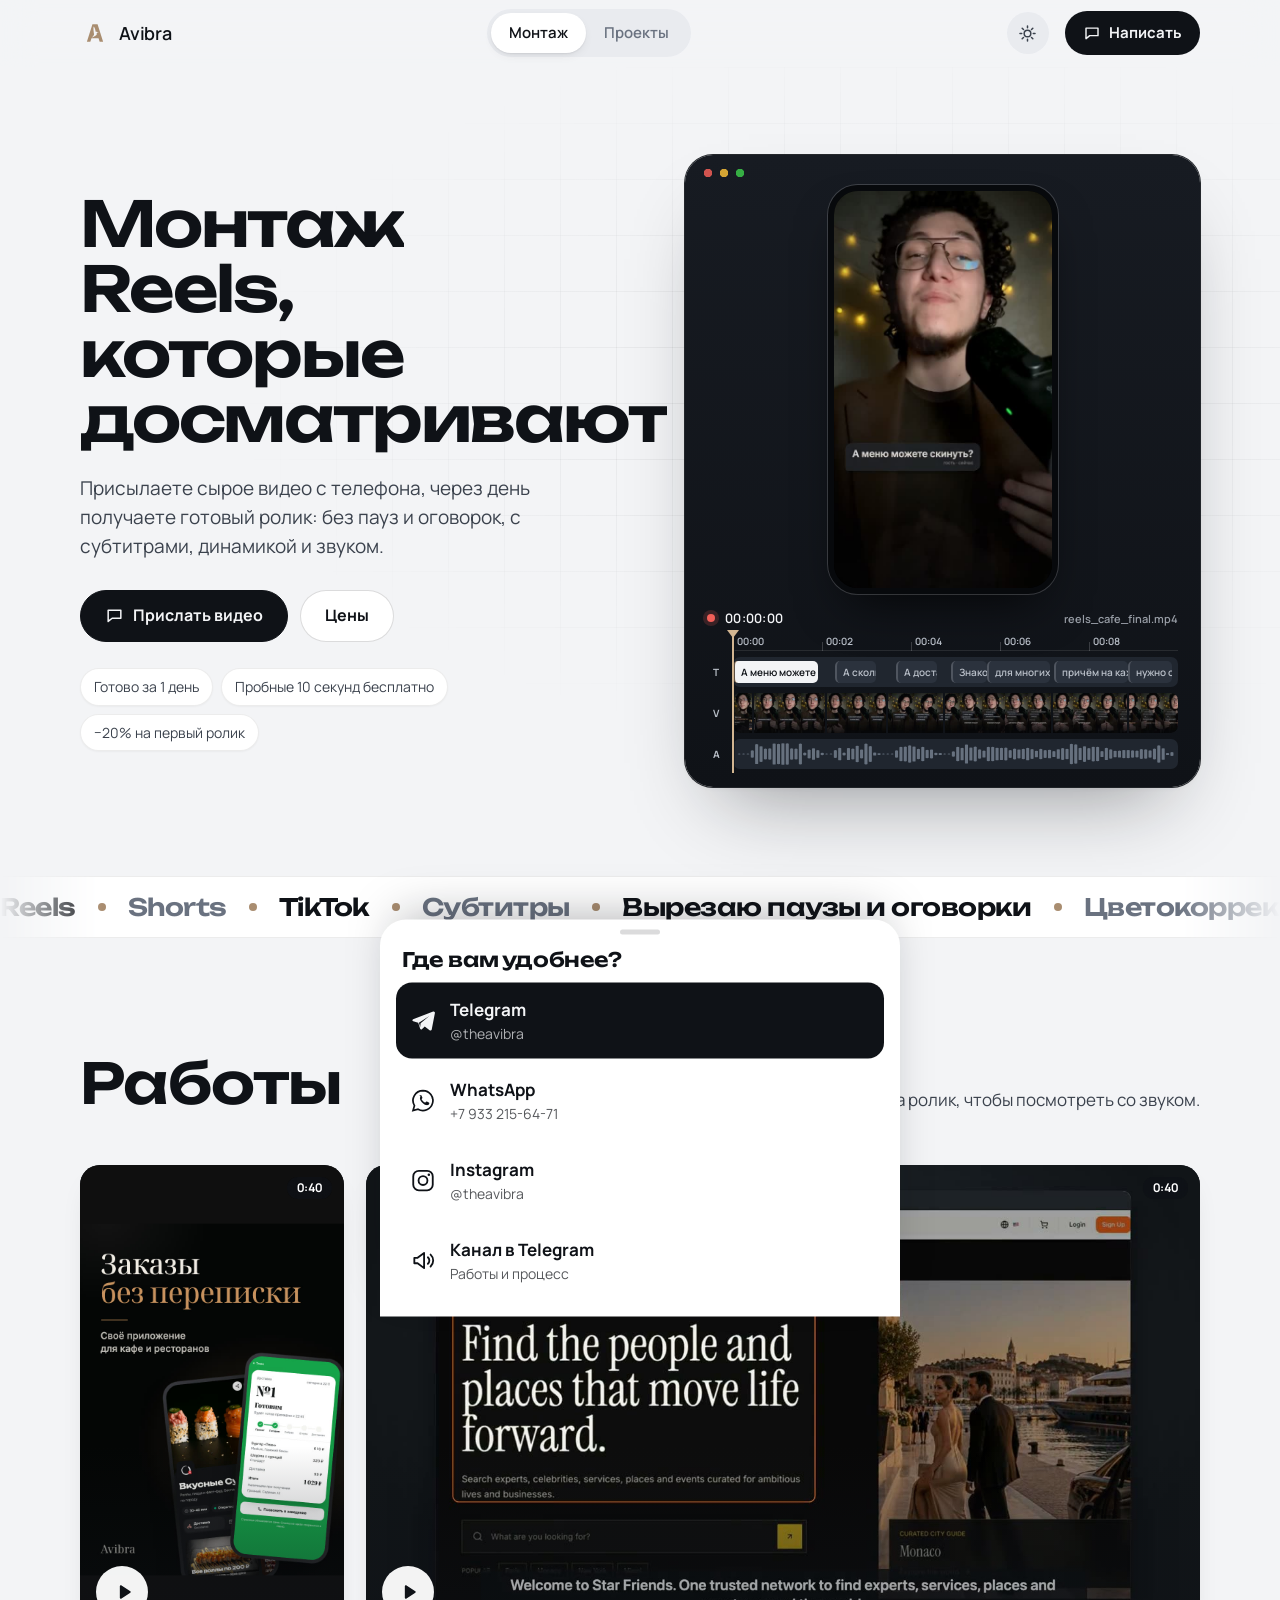
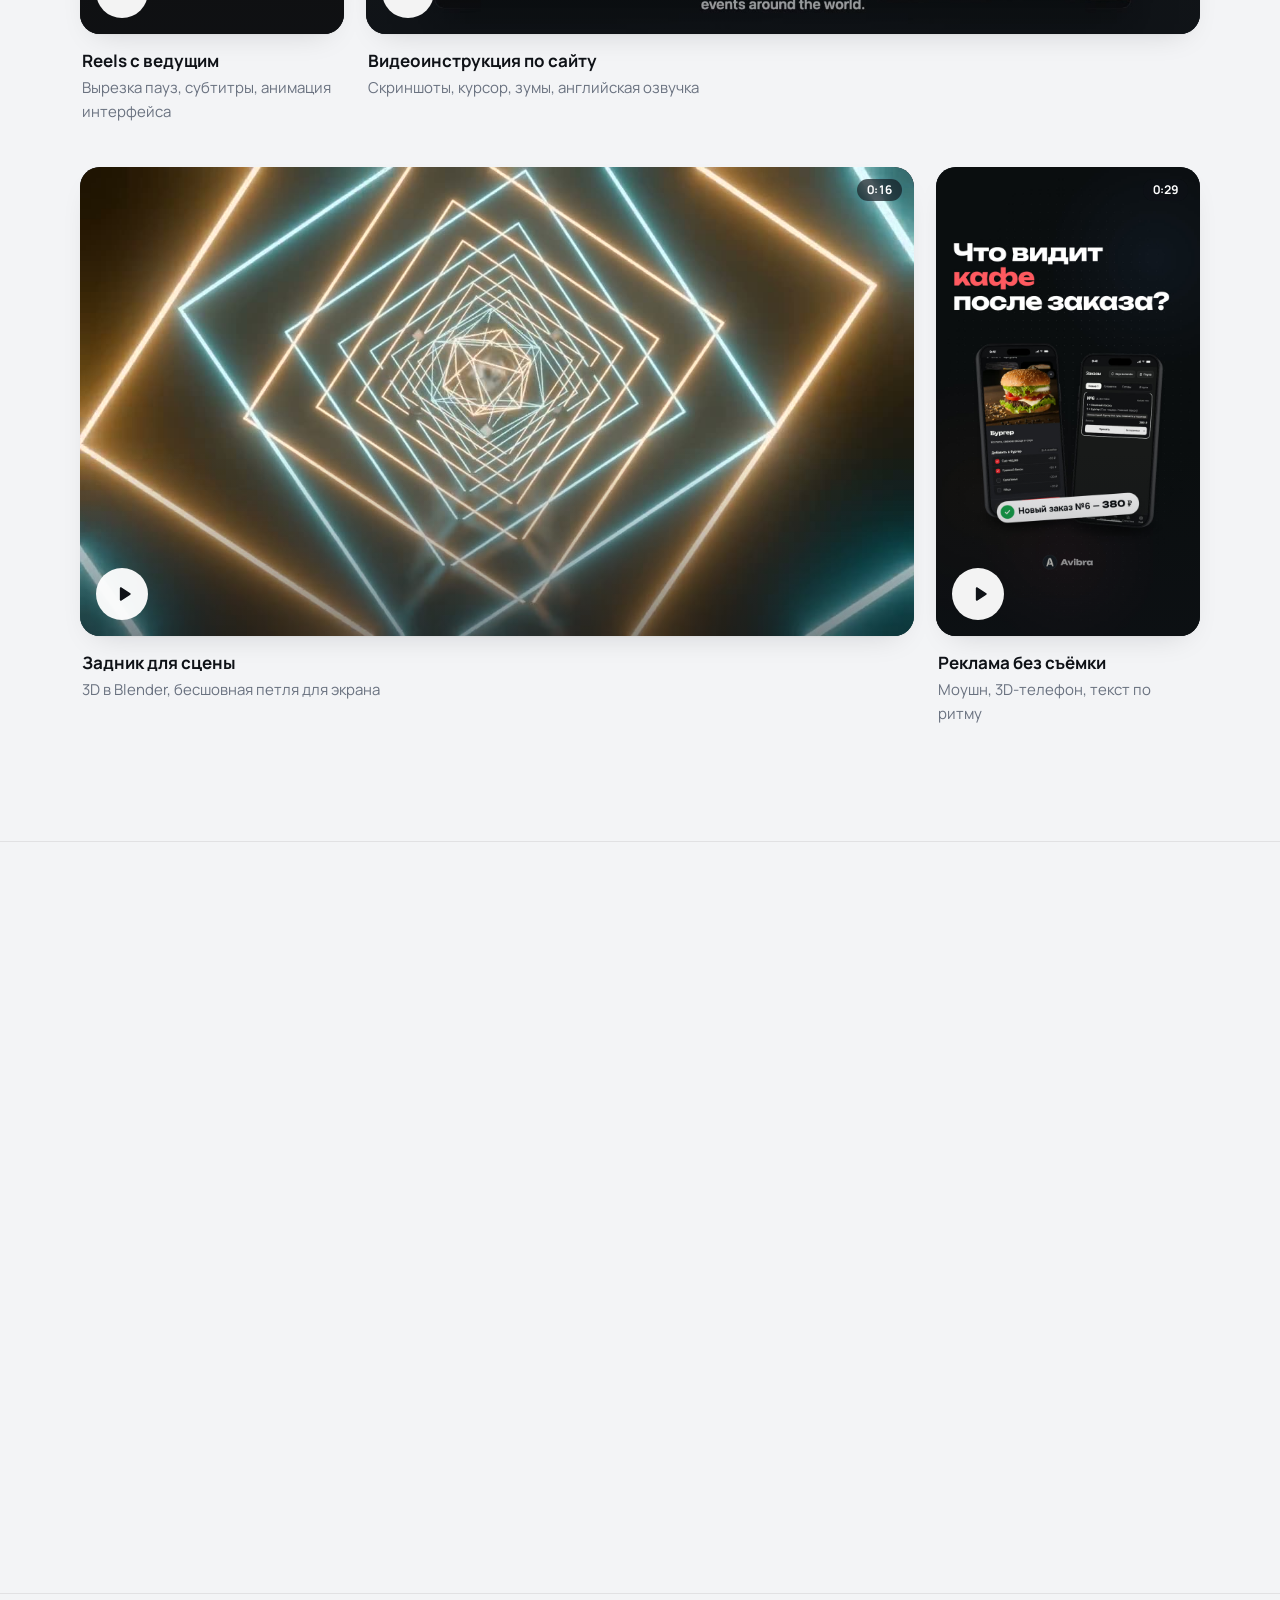
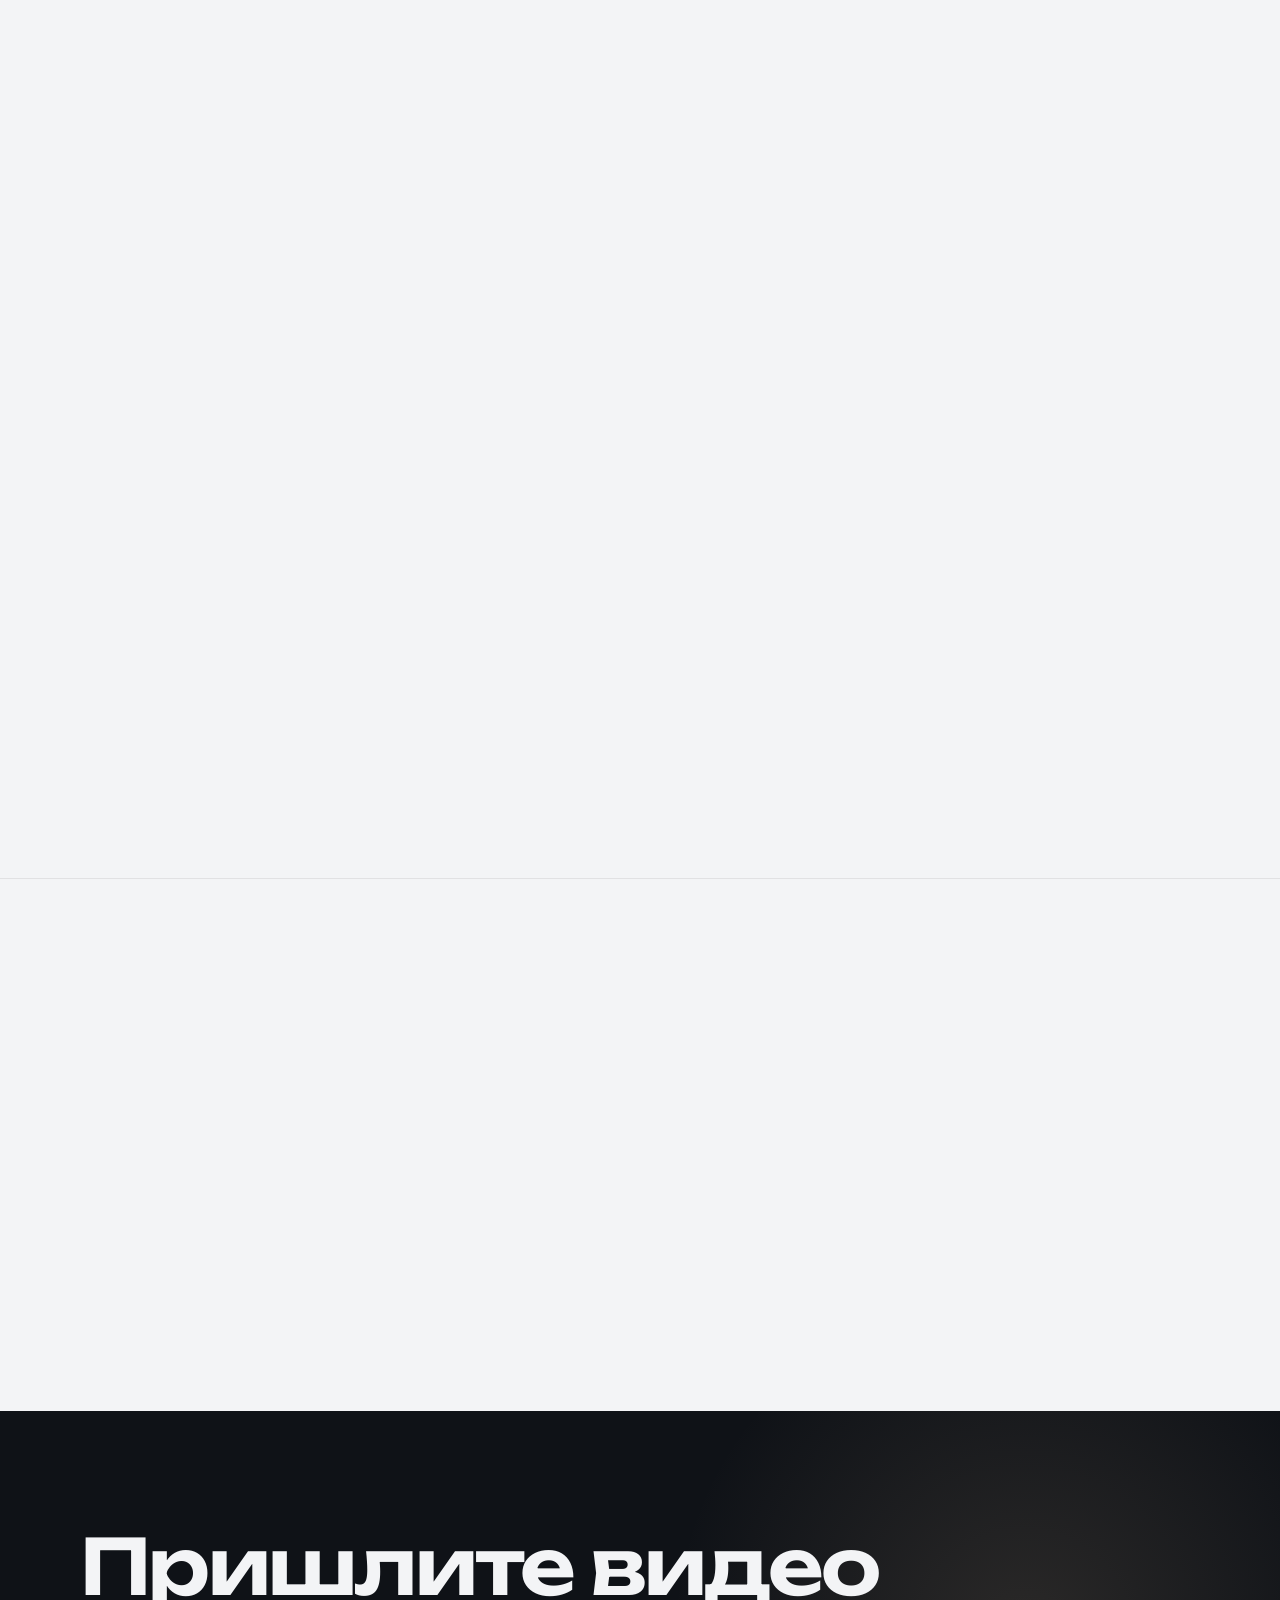
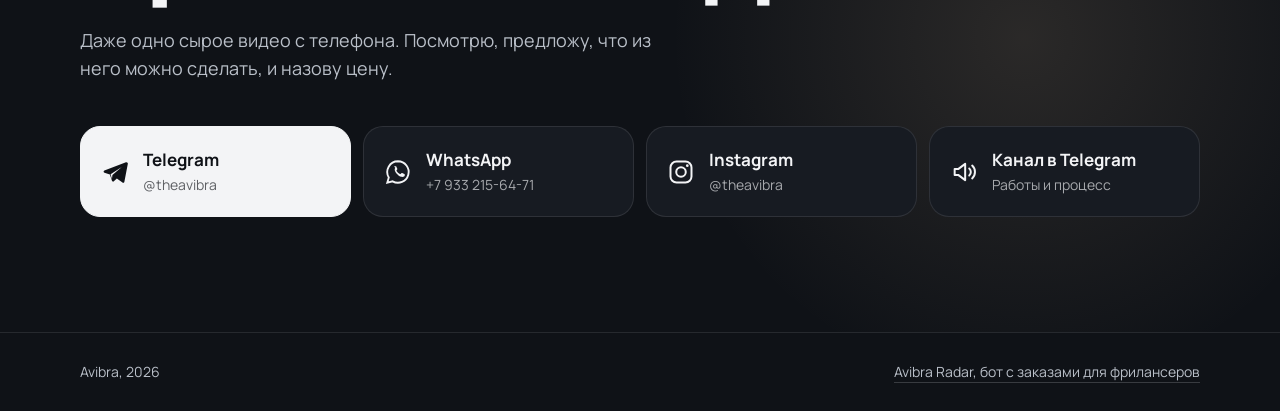
<file: v2/montazh/index.html>
<!doctype html>
<html lang="ru" data-page="m">
<head>
<meta charset="utf-8">
<meta name="viewport" content="width=device-width, initial-scale=1, viewport-fit=cover">
<meta name="theme-color" media="(prefers-color-scheme: light)" content="#F3F4F6"><meta name="theme-color" media="(prefers-color-scheme: dark)" content="#0E1115">
<meta name="color-scheme" content="light dark">
<link rel="canonical" href="https://avibnr.github.io/">
<title>Монтаж Reels и коротких роликов, Avibra</title>
<meta name="description" content="Монтирую Reels, Shorts и TikTok: вырезка пауз, субтитры, динамика и звук. От 1 000 ₽, готово за 1 день.">
<meta property="og:title" content="Монтаж Reels и коротких роликов, Avibra">
<meta property="og:description" content="Монтирую Reels, Shorts и TikTok: вырезка пауз, субтитры, динамика и звук. От 1 000 ₽, готово за 1 день.">
<meta property="og:image" content="https://avibnr.github.io/assets/radar-og.jpg">
<link rel="icon" href="/v2/avibra-favicon.svg" type="image/svg+xml">
<link rel="preload" href="/v2/fonts/unbounded.woff2" as="font" type="font/woff2" crossorigin>
<link rel="preload" href="/v2/fonts/manrope.woff2" as="font" type="font/woff2" crossorigin>
<link rel="stylesheet" href="/v2/style.css?v=18">
<script>(function(d){d.classList.add('js');var t;try{t=localStorage.getItem('theme')}catch(e){}d.dataset.theme=t||(matchMedia('(prefers-color-scheme: dark)').matches?'dark':'light');if(t)d.dataset.themeFixed='1'})(document.documentElement)</script>
</head>
<body>
<div class="progress" aria-hidden="true"></div>
<header class="bar">
  <div class="bar-in">
    <a class="logo" href="/v2/" aria-label="Avibra, на главную"><svg aria-hidden="true"><use href="/v2/icons.svg?v=18#mark"/></svg><span>Avibra</span></a>
    <nav class="switch" aria-label="Направления">
      <a href="/v2/montazh/" aria-current="page"><span class="pill"></span><span class="t">Монтаж</span></a>
      <a href="/v2/proekty/"><span class="t">Проекты</span></a>
    </nav>
    <button class="theme" type="button" aria-label="Сменить тему" title="Сменить тему"><svg aria-hidden="true"><use href="/v2/icons.svg?v=18#sun"/></svg><svg aria-hidden="true"><use href="/v2/icons.svg?v=18#moon"/></svg></button>
    <button class="bar-cta" type="button" data-write><svg aria-hidden="true"><use href="/v2/icons.svg?v=18#msg"/></svg><span>Написать</span></button>
  </div>
</header>
<main>
<section class="hero">
  <div class="wrap hero-in">
    <div class="hero-text">
      <h1><span class="w" style="--i:0"><span>Монтаж</span></span> <span class="w" style="--i:1"><span>Reels,</span></span> <span class="w" style="--i:2"><span>которые</span></span> <span class="w" style="--i:3"><span>досматривают</span></span></h1>
      <p class="lede">Присылаете сырое видео с телефона, через день получаете готовый ролик: без пауз и оговорок, с субтитрами, динамикой и звуком.</p>
      <div class="row">
        <button class="btn btn-main" type="button" data-write><svg aria-hidden="true"><use href="/v2/icons.svg?v=18#msg"/></svg>Прислать видео</button>
        <a class="btn" href="#price">Цены</a>
      </div>
      <p class="facts"><span>Готово за 1 день</span><span>Пробные 10 секунд бесплатно</span><span>−20% на первый ролик</span></p>
    </div>
    <div class="stage" data-show="m"><div class="stage-m"><div class="editor" data-len="10.0">
  <div class="phone">
    <video src="/assets/video/hero-loop.mp4" poster="/assets/video/hero-poster.jpg" muted loop playsinline autoplay preload="auto" aria-label="Фрагмент Reels, смонтированного в Avibra"></video>
    <span class="cap" aria-hidden="true"></span>
  </div>
  <div class="tl" aria-hidden="true">
    <div class="tl-top"><span class="rec"></span><span class="tc">00:00:00</span><span class="tl-name">reels_cafe_final.mp4</span></div>
    <div class="ruler"><span style="left:0.00%">00:00</span><span style="left:20.00%">00:02</span><span style="left:40.00%">00:04</span><span style="left:60.00%">00:06</span><span style="left:80.00%">00:08</span></div>
    <div class="track t"><b>T</b><div class="lane"><span class="sub" data-a="0.0" data-b="1.92" style="left:0.00%;width:19.20%">А меню можете скинуть?</span><span class="sub" data-a="2.3" data-b="3.22" style="left:23.00%;width:9.20%">А сколько ждать?</span><span class="sub" data-a="3.66" data-b="4.58" style="left:36.60%;width:9.20%">А доставка есть?</span><span class="sub" data-a="4.9" data-b="5.7" style="left:49.00%;width:8.00%">Знакомая ситуация</span><span class="sub" data-a="5.7" data-b="7.12" style="left:57.00%;width:14.20%">для многих заведений,</span><span class="sub" data-a="7.22" data-b="8.87" style="left:72.20%;width:16.50%">причём на каждое такое сообщение</span><span class="sub" data-a="8.87" data-b="9.86" style="left:88.70%;width:9.90%">нужно отвечать.</span></div></div>
    <div class="track v"><b>V</b><div class="lane"><div class="film" style="background-image:url(/assets/video/hero-strip.jpg)"></div><i style="left:4.50%"></i><i style="left:21.00%"></i><i style="left:34.50%"></i><i style="left:47.50%"></i><i style="left:71.70%"></i><i style="left:88.70%"></i></div></div>
    <div class="track a"><b>A</b><div class="lane"><svg class="wave" viewBox="0 0 200 40" preserveAspectRatio="none" aria-hidden="true"><rect x="0.3" y="19.3" width="1.4" height="1.4" rx=".7"/><rect x="2.3" y="19.3" width="1.4" height="1.4" rx=".7"/><rect x="4.3" y="19.3" width="1.4" height="1.4" rx=".7"/><rect x="6.3" y="13.7" width="1.4" height="12.6" rx=".7"/><rect x="8.3" y="3.3" width="1.4" height="33.5" rx=".7"/><rect x="10.3" y="6.9" width="1.4" height="26.3" rx=".7"/><rect x="12.3" y="10.8" width="1.4" height="18.4" rx=".7"/><rect x="14.3" y="10.5" width="1.4" height="19.1" rx=".7"/><rect x="16.3" y="2.4" width="1.4" height="35.3" rx=".7"/><rect x="18.3" y="3.1" width="1.4" height="33.8" rx=".7"/><rect x="20.3" y="2.0" width="1.4" height="36.0" rx=".7"/><rect x="22.3" y="2.2" width="1.4" height="35.6" rx=".7"/><rect x="24.3" y="10.5" width="1.4" height="19.1" rx=".7"/><rect x="26.3" y="11.0" width="1.4" height="18.0" rx=".7"/><rect x="28.3" y="2.7" width="1.4" height="34.6" rx=".7"/><rect x="30.3" y="17.5" width="1.4" height="5.0" rx=".7"/><rect x="32.3" y="12.6" width="1.4" height="14.8" rx=".7"/><rect x="34.3" y="10.3" width="1.4" height="19.4" rx=".7"/><rect x="36.3" y="13.5" width="1.4" height="13.0" rx=".7"/><rect x="38.3" y="17.8" width="1.4" height="4.3" rx=".7"/><rect x="40.3" y="19.3" width="1.4" height="1.4" rx=".7"/><rect x="42.3" y="19.3" width="1.4" height="1.4" rx=".7"/><rect x="44.3" y="13.5" width="1.4" height="13.0" rx=".7"/><rect x="46.3" y="9.6" width="1.4" height="20.9" rx=".7"/><rect x="48.3" y="17.5" width="1.4" height="5.0" rx=".7"/><rect x="50.3" y="9.9" width="1.4" height="20.2" rx=".7"/><rect x="52.3" y="10.8" width="1.4" height="18.4" rx=".7"/><rect x="54.3" y="6.1" width="1.4" height="27.7" rx=".7"/><rect x="56.3" y="12.4" width="1.4" height="15.1" rx=".7"/><rect x="58.3" y="2.5" width="1.4" height="34.9" rx=".7"/><rect x="60.3" y="6.7" width="1.4" height="26.6" rx=".7"/><rect x="62.3" y="17.3" width="1.4" height="5.4" rx=".7"/><rect x="64.3" y="18.6" width="1.4" height="2.9" rx=".7"/><rect x="66.3" y="19.3" width="1.4" height="1.4" rx=".7"/><rect x="68.3" y="19.3" width="1.4" height="1.4" rx=".7"/><rect x="70.3" y="19.3" width="1.4" height="1.4" rx=".7"/><rect x="72.3" y="13.9" width="1.4" height="12.2" rx=".7"/><rect x="74.3" y="8.1" width="1.4" height="23.8" rx=".7"/><rect x="76.3" y="7.6" width="1.4" height="24.8" rx=".7"/><rect x="78.3" y="5.6" width="1.4" height="28.8" rx=".7"/><rect x="80.3" y="7.4" width="1.4" height="25.2" rx=".7"/><rect x="82.3" y="11.2" width="1.4" height="17.6" rx=".7"/><rect x="84.3" y="8.1" width="1.4" height="23.8" rx=".7"/><rect x="86.3" y="13.0" width="1.4" height="14.0" rx=".7"/><rect x="88.3" y="12.4" width="1.4" height="15.1" rx=".7"/><rect x="90.3" y="17.8" width="1.4" height="4.3" rx=".7"/><rect x="92.3" y="18.2" width="1.4" height="3.6" rx=".7"/><rect x="94.3" y="19.3" width="1.4" height="1.4" rx=".7"/><rect x="96.3" y="19.3" width="1.4" height="1.4" rx=".7"/><rect x="98.3" y="15.5" width="1.4" height="9.0" rx=".7"/><rect x="100.3" y="8.1" width="1.4" height="23.8" rx=".7"/><rect x="102.3" y="9.6" width="1.4" height="20.9" rx=".7"/><rect x="104.3" y="4.0" width="1.4" height="32.0" rx=".7"/><rect x="106.3" y="9.0" width="1.4" height="22.0" rx=".7"/><rect x="108.3" y="7.6" width="1.4" height="24.8" rx=".7"/><rect x="110.3" y="12.1" width="1.4" height="15.8" rx=".7"/><rect x="112.3" y="14.1" width="1.4" height="11.9" rx=".7"/><rect x="114.3" y="7.9" width="1.4" height="24.1" rx=".7"/><rect x="116.3" y="8.1" width="1.4" height="23.8" rx=".7"/><rect x="118.3" y="9.4" width="1.4" height="21.2" rx=".7"/><rect x="120.3" y="9.7" width="1.4" height="20.5" rx=".7"/><rect x="122.3" y="9.2" width="1.4" height="21.6" rx=".7"/><rect x="124.3" y="13.5" width="1.4" height="13.0" rx=".7"/><rect x="126.3" y="10.8" width="1.4" height="18.4" rx=".7"/><rect x="128.3" y="12.4" width="1.4" height="15.1" rx=".7"/><rect x="130.3" y="11.4" width="1.4" height="17.3" rx=".7"/><rect x="132.3" y="9.6" width="1.4" height="20.9" rx=".7"/><rect x="134.3" y="11.7" width="1.4" height="16.6" rx=".7"/><rect x="136.3" y="14.4" width="1.4" height="11.2" rx=".7"/><rect x="138.3" y="11.4" width="1.4" height="17.3" rx=".7"/><rect x="140.3" y="13.3" width="1.4" height="13.3" rx=".7"/><rect x="142.3" y="12.8" width="1.4" height="14.4" rx=".7"/><rect x="144.3" y="15.0" width="1.4" height="10.1" rx=".7"/><rect x="146.3" y="11.9" width="1.4" height="16.2" rx=".7"/><rect x="148.3" y="10.1" width="1.4" height="19.8" rx=".7"/><rect x="150.3" y="11.2" width="1.4" height="17.6" rx=".7"/><rect x="152.3" y="3.1" width="1.4" height="33.8" rx=".7"/><rect x="154.3" y="3.8" width="1.4" height="32.4" rx=".7"/><rect x="156.3" y="9.7" width="1.4" height="20.5" rx=".7"/><rect x="158.3" y="6.9" width="1.4" height="26.3" rx=".7"/><rect x="160.3" y="10.1" width="1.4" height="19.8" rx=".7"/><rect x="162.3" y="7.8" width="1.4" height="24.5" rx=".7"/><rect x="164.3" y="8.1" width="1.4" height="23.8" rx=".7"/><rect x="166.3" y="15.0" width="1.4" height="10.1" rx=".7"/><rect x="168.3" y="9.7" width="1.4" height="20.5" rx=".7"/><rect x="170.3" y="12.1" width="1.4" height="15.8" rx=".7"/><rect x="172.3" y="14.4" width="1.4" height="11.2" rx=".7"/><rect x="174.3" y="14.1" width="1.4" height="11.9" rx=".7"/><rect x="176.3" y="13.2" width="1.4" height="13.7" rx=".7"/><rect x="178.3" y="13.2" width="1.4" height="13.7" rx=".7"/><rect x="180.3" y="13.7" width="1.4" height="12.6" rx=".7"/><rect x="182.3" y="14.2" width="1.4" height="11.5" rx=".7"/><rect x="184.3" y="11.7" width="1.4" height="16.6" rx=".7"/><rect x="186.3" y="12.1" width="1.4" height="15.8" rx=".7"/><rect x="188.3" y="13.9" width="1.4" height="12.2" rx=".7"/><rect x="190.3" y="11.0" width="1.4" height="18.0" rx=".7"/><rect x="192.3" y="5.4" width="1.4" height="29.2" rx=".7"/><rect x="194.3" y="10.3" width="1.4" height="19.4" rx=".7"/><rect x="196.3" y="18.2" width="1.4" height="3.6" rx=".7"/><rect x="198.3" y="16.6" width="1.4" height="6.8" rx=".7"/></svg></div></div>
    <div class="head"><span></span></div>
  </div>
</div>
</div></div>
  </div>
</section>
<div class="marquee" aria-label="Reels, Shorts, TikTok, Субтитры, Вырезаю паузы и оговорки, Цветокоррекция, Обложки, Рекламные ролики"><div class="marquee-track" aria-hidden="true"><span>Reels</span><span>Shorts</span><span>TikTok</span><span>Субтитры</span><span>Вырезаю паузы и оговорки</span><span>Цветокоррекция</span><span>Обложки</span><span>Рекламные ролики</span><span>Reels</span><span>Shorts</span><span>TikTok</span><span>Субтитры</span><span>Вырезаю паузы и оговорки</span><span>Цветокоррекция</span><span>Обложки</span><span>Рекламные ролики</span></div></div>

<section class="sec" id="works">
  <div class="wrap">
    <div class="sec-head"><h2>Работы</h2><p>Нажмите на ролик, чтобы посмотреть со звуком.</p></div>
    <div class="works">
<figure class="work tall">
  <button class="work-play" type="button" data-src="/assets/video/reel-cafe.mp4" data-kind="tall" aria-label="Смотреть со звуком: Reels с ведущим">
    <img src="/assets/video/reel-poster-916.jpg" alt="" loading="lazy" decoding="async">
    <span class="dur">0:40</span>
    <span class="play"><svg aria-hidden="true"><use href="/v2/icons.svg?v=18#play"/></svg></span>
  </button>
  <figcaption><b>Reels с ведущим</b><span>Вырезка пауз, субтитры, анимация интерфейса</span></figcaption>
</figure>
<figure class="work wide">
  <button class="work-play" type="button" data-src="/assets/video/guide-demo.mp4" data-kind="wide" aria-label="Смотреть со звуком: Видеоинструкция по сайту">
    <img src="/assets/video/guide-poster.jpg" alt="" loading="lazy" decoding="async">
    <span class="dur">0:40</span>
    <span class="play"><svg aria-hidden="true"><use href="/v2/icons.svg?v=18#play"/></svg></span>
  </button>
  <figcaption><b>Видеоинструкция по сайту</b><span>Скриншоты, курсор, зумы, английская озвучка</span></figcaption>
</figure>
<span class="works-break"></span><figure class="work wide">
  <button class="work-play" type="button" data-src="/assets/video/neon-loop.mp4" data-kind="wide" aria-label="Смотреть со звуком: Задник для сцены">
    <img src="/assets/video/neon-poster.jpg" alt="" loading="lazy" decoding="async">
    <span class="dur">0:16</span>
    <span class="play"><svg aria-hidden="true"><use href="/v2/icons.svg?v=18#play"/></svg></span>
  </button>
  <figcaption><b>Задник для сцены</b><span>3D в Blender, бесшовная петля для экрана</span></figcaption>
</figure>
<figure class="work tall">
  <button class="work-play" type="button" data-src="/assets/video/short-cafe.mp4" data-kind="tall" aria-label="Смотреть со звуком: Реклама без съёмки">
    <img src="/assets/video/short-cover.jpg" alt="" loading="lazy" decoding="async">
    <span class="dur">0:29</span>
    <span class="play"><svg aria-hidden="true"><use href="/v2/icons.svg?v=18#play"/></svg></span>
  </button>
  <figcaption><b>Реклама без съёмки</b><span>Моушн, 3D-телефон, текст по ритму</span></figcaption>
</figure>
</div>

  </div>
</section>

<section class="sec">
  <div class="wrap">
    <div class="sec-head"><h2>Что происходит с видео</h2><p>Всё, чтобы ролик не пролистали в первые три секунды.</p></div>
    <div class="inside"><div><h3>Паузы</h3><p>Вырезаю «эээ», дубли и долгие вдохи. Остаётся живая речь в хорошем темпе.</p></div><div><h3>Субтитры</h3><p>Крупные и читаются без звука. Простые или с подсветкой каждого слова.</p></div><div><h3>Ритм</h3><p>Зумы, смена планов и перебивки, чтобы глазу всегда было за что зацепиться.</p></div><div><h3>Звук</h3><p>Чищу голос от шума и эха, выравниваю громкость, ставлю звуковые акценты.</p></div><div><h3>Графика</h3><p>Заголовок в первые секунды, стрелки, цены, интерфейсы и 3D-телефон.</p></div><div><h3>Форматы</h3><p>Reels, Shorts, TikTok и VK Клипы в 9:16, горизонтальные ролики в 16:9.</p></div></div>
  </div>
</section>

<section class="sec" id="price">
  <div class="wrap">
    <div class="sec-head"><h2>Цены</h2><p>За один ролик. Точную цену назову, когда посмотрю исходник, и она не изменится по ходу работы. Скидки не суммируются.</p></div>
    <div class="tiers">
  <div class="tier">
    <h3>Простой</h3><p class="note">Говорящая голова, сторис, ролик-ответ</p>
    <p class="price">1 000–1 500 ₽</p><p class="unit">ролик до 60 секунд</p>
    <ul><li>Вырезка пауз и оговорок</li><li>Субтитры</li><li>Чистка звука</li><li>Обложка из кадра</li></ul>
    <button class="btn" type="button" data-write>Заказать</button>
  </div>
  <div class="tier pick">
    <span class="badge">Берут чаще всего</span><h3>Динамичный</h3><p class="note">Экспертный Reels, обзор, реклама услуги</p>
    <p class="price">2 000–3 000 ₽</p><p class="unit">ролик до 90 секунд</p>
    <ul><li>Всё из простого</li><li>Субтитры с подсветкой слов</li><li>Зумы, смена планов, ритм</li><li>Вставки, текст и звуки</li></ul>
    <button class="btn btn-main" type="button" data-write>Заказать</button>
  </div>
  <div class="tier">
    <h3>С графикой</h3><p class="note">Реклама, презентация, моушн</p>
    <p class="price">от 4 000 ₽</p><p class="unit">ролик до 3 минут</p>
    <ul><li>Моушн-дизайн и инфографика</li><li>Анимация интерфейсов и 3D</li><li>Ролик без съёмки из фото и скриншотов</li><li>Стиль под ваш бренд</li></ul>
    <button class="btn" type="button" data-write>Обсудить</button>
  </div>
</div>

    <div class="deals"><p><b>−20%</b><span>на первый ролик</span></p><p><b>−15%</b><span>на пакет от 8 роликов в месяц</span></p><p><b>2 правки</b><span>включены, каждая следующая 300 ₽</span></p></div>

  </div>
</section>

<section class="sec">
  <div class="wrap">
    <div class="sec-head"><h2>Как работаем</h2></div>
    <ol class="steps"><li><span class="when">Сегодня</span><b>Присылаете видео</b><p>Файлы в Telegram, WhatsApp или ссылкой на диск, плюс пример того, что нравится.</p></li><li><span class="when">Через час</span><b>Цена и пробный фрагмент</b><p>Фиксирую стоимость. Если хотите, бесплатно смонтирую 10 секунд, чтобы вы оценили стиль.</p></li><li><span class="when">Завтра</span><b>Предоплата и ролик</b><p>После предоплаты 50% делаю ролик целиком. Пакет роликов по графику, который удобен вам.</p></li><li><span class="when">После</span><b>Правки и остаток</b><p>Две правки включены, каждая следующая 300 ₽. Остаток оплаты, когда ролик вам понравился.</p></li></ol>

  </div>
</section>
</main>
<section class="contact" id="contact">
  <div class="wrap">
    <h2>Пришлите видео</h2>
    <p>Даже одно сырое видео с телефона. Посмотрю, предложу, что из него можно сделать, и назову цену.</p>
    <div class="links">
      <a href="https://t.me/theavibra" target="_blank" rel="noopener"><svg aria-hidden="true"><use href="/v2/icons.svg?v=18#tg"/></svg><b>Telegram</b><span>@theavibra</span></a>
      <a href="https://wa.me/79332156471" target="_blank" rel="noopener"><svg aria-hidden="true"><use href="/v2/icons.svg?v=18#wa"/></svg><b>WhatsApp</b><span>+7 933 215-64-71</span></a>
      <a href="https://www.instagram.com/theavibra/" target="_blank" rel="noopener"><svg aria-hidden="true"><use href="/v2/icons.svg?v=18#ig"/></svg><b>Instagram</b><span>@theavibra</span></a>
      <a href="https://t.me/avibralog" target="_blank" rel="noopener"><svg aria-hidden="true"><use href="/v2/icons.svg?v=18#ch"/></svg><b>Канал в Telegram</b><span>Работы и процесс</span></a>
    </div>
  </div>
</section>
<footer class="foot">
  <div class="wrap">
    <span>Avibra, 2026</span>
    <a href="/radar/">Avibra Radar, бот с заказами для фрилансеров</a>
  </div>
</footer>

<button class="fab" type="button" data-write><svg aria-hidden="true"><use href="/v2/icons.svg?v=18#msg"/></svg>Написать</button>
<div class="sheet-bg"></div>
<div class="sheet" role="dialog" aria-label="Как связаться">
  <div class="grab"></div>
  <h3>Где вам удобнее?</h3>
  <a href="https://t.me/theavibra" target="_blank" rel="noopener"><svg aria-hidden="true"><use href="/v2/icons.svg?v=18#tg"/></svg><b>Telegram</b><span>@theavibra</span></a>
  <a href="https://wa.me/79332156471" target="_blank" rel="noopener"><svg aria-hidden="true"><use href="/v2/icons.svg?v=18#wa"/></svg><b>WhatsApp</b><span>+7 933 215-64-71</span></a>
  <a href="https://www.instagram.com/theavibra/" target="_blank" rel="noopener"><svg aria-hidden="true"><use href="/v2/icons.svg?v=18#ig"/></svg><b>Instagram</b><span>@theavibra</span></a>
  <a href="https://t.me/avibralog" target="_blank" rel="noopener"><svg aria-hidden="true"><use href="/v2/icons.svg?v=18#ch"/></svg><b>Канал в Telegram</b><span>Работы и процесс</span></a>
</div>

<dialog class="lb" aria-label="Просмотр видео">
  <button class="lb-x" type="button" aria-label="Закрыть"><svg aria-hidden="true"><use href="/v2/icons.svg?v=18#x"/></svg></button>
  <div class="lb-box"></div>
</dialog>
<script src="/v2/main.js?v=18" defer></script>
</body>
</html>
</file>
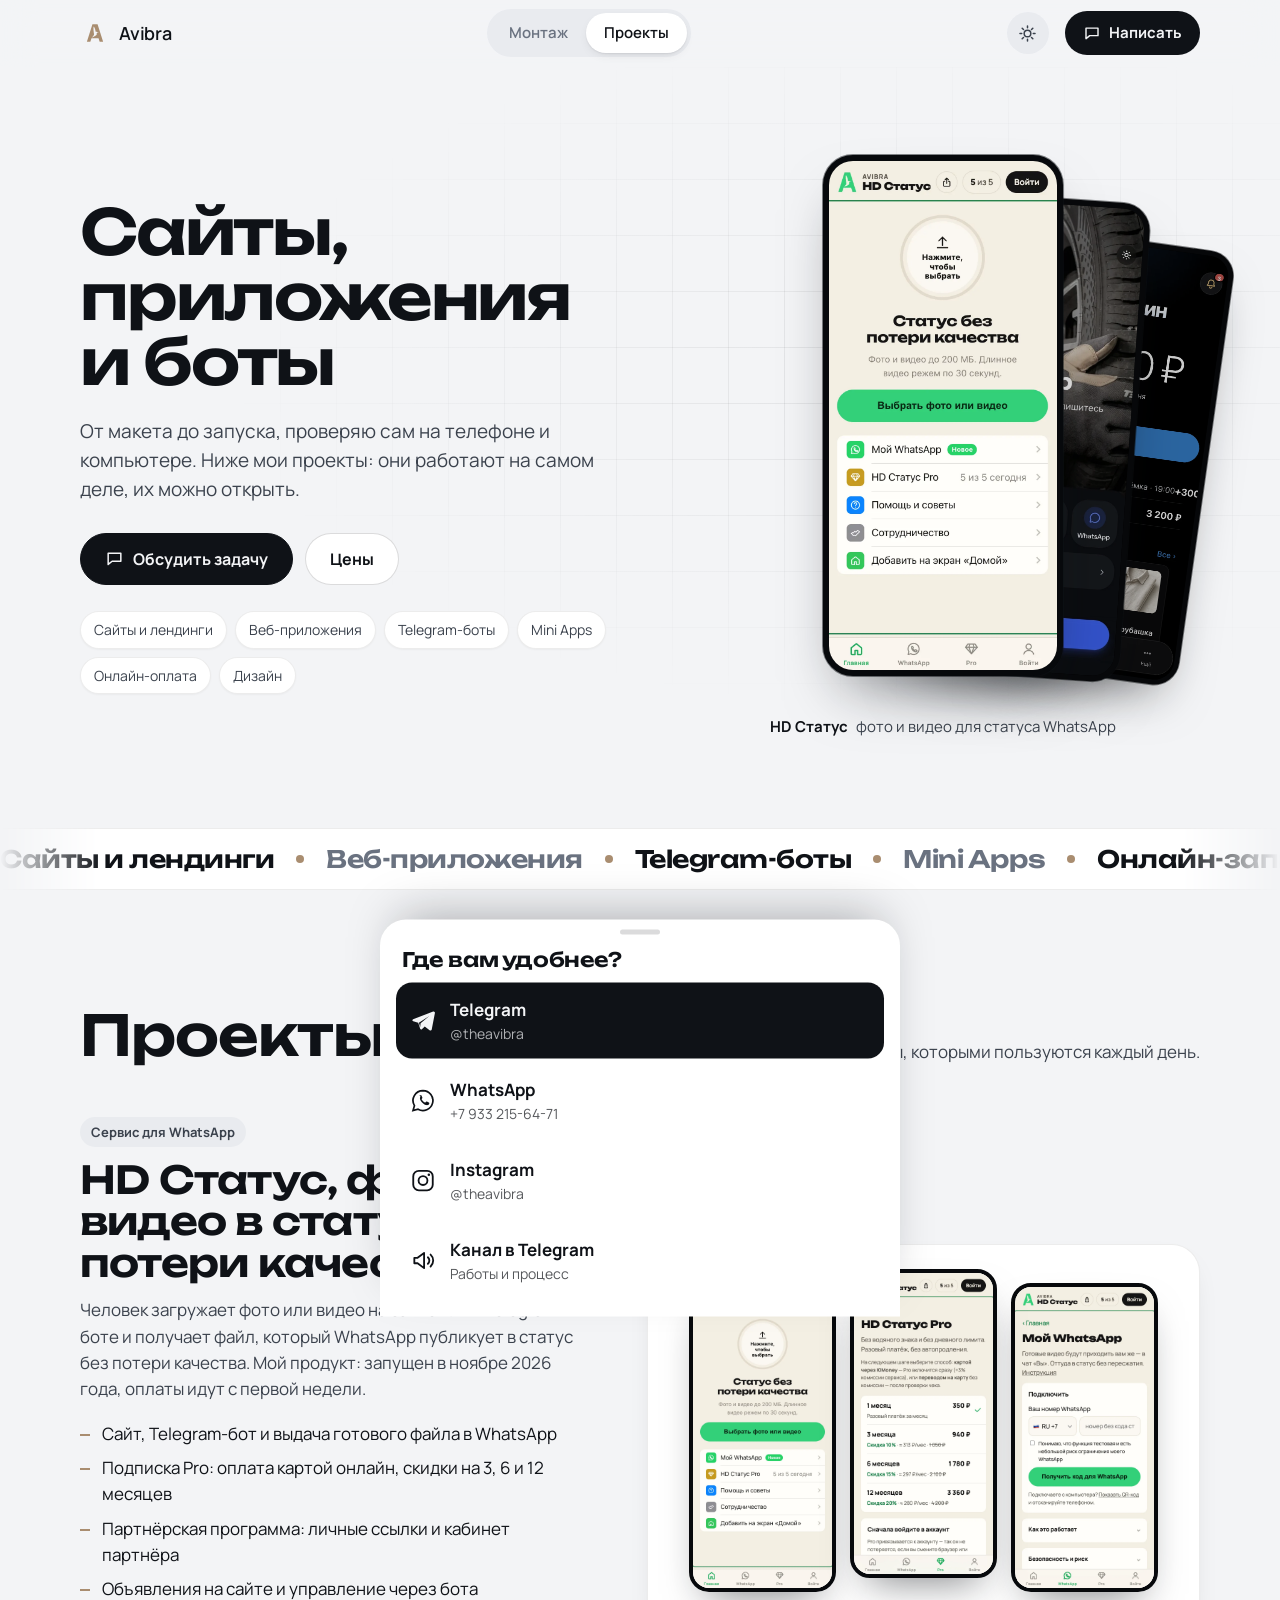
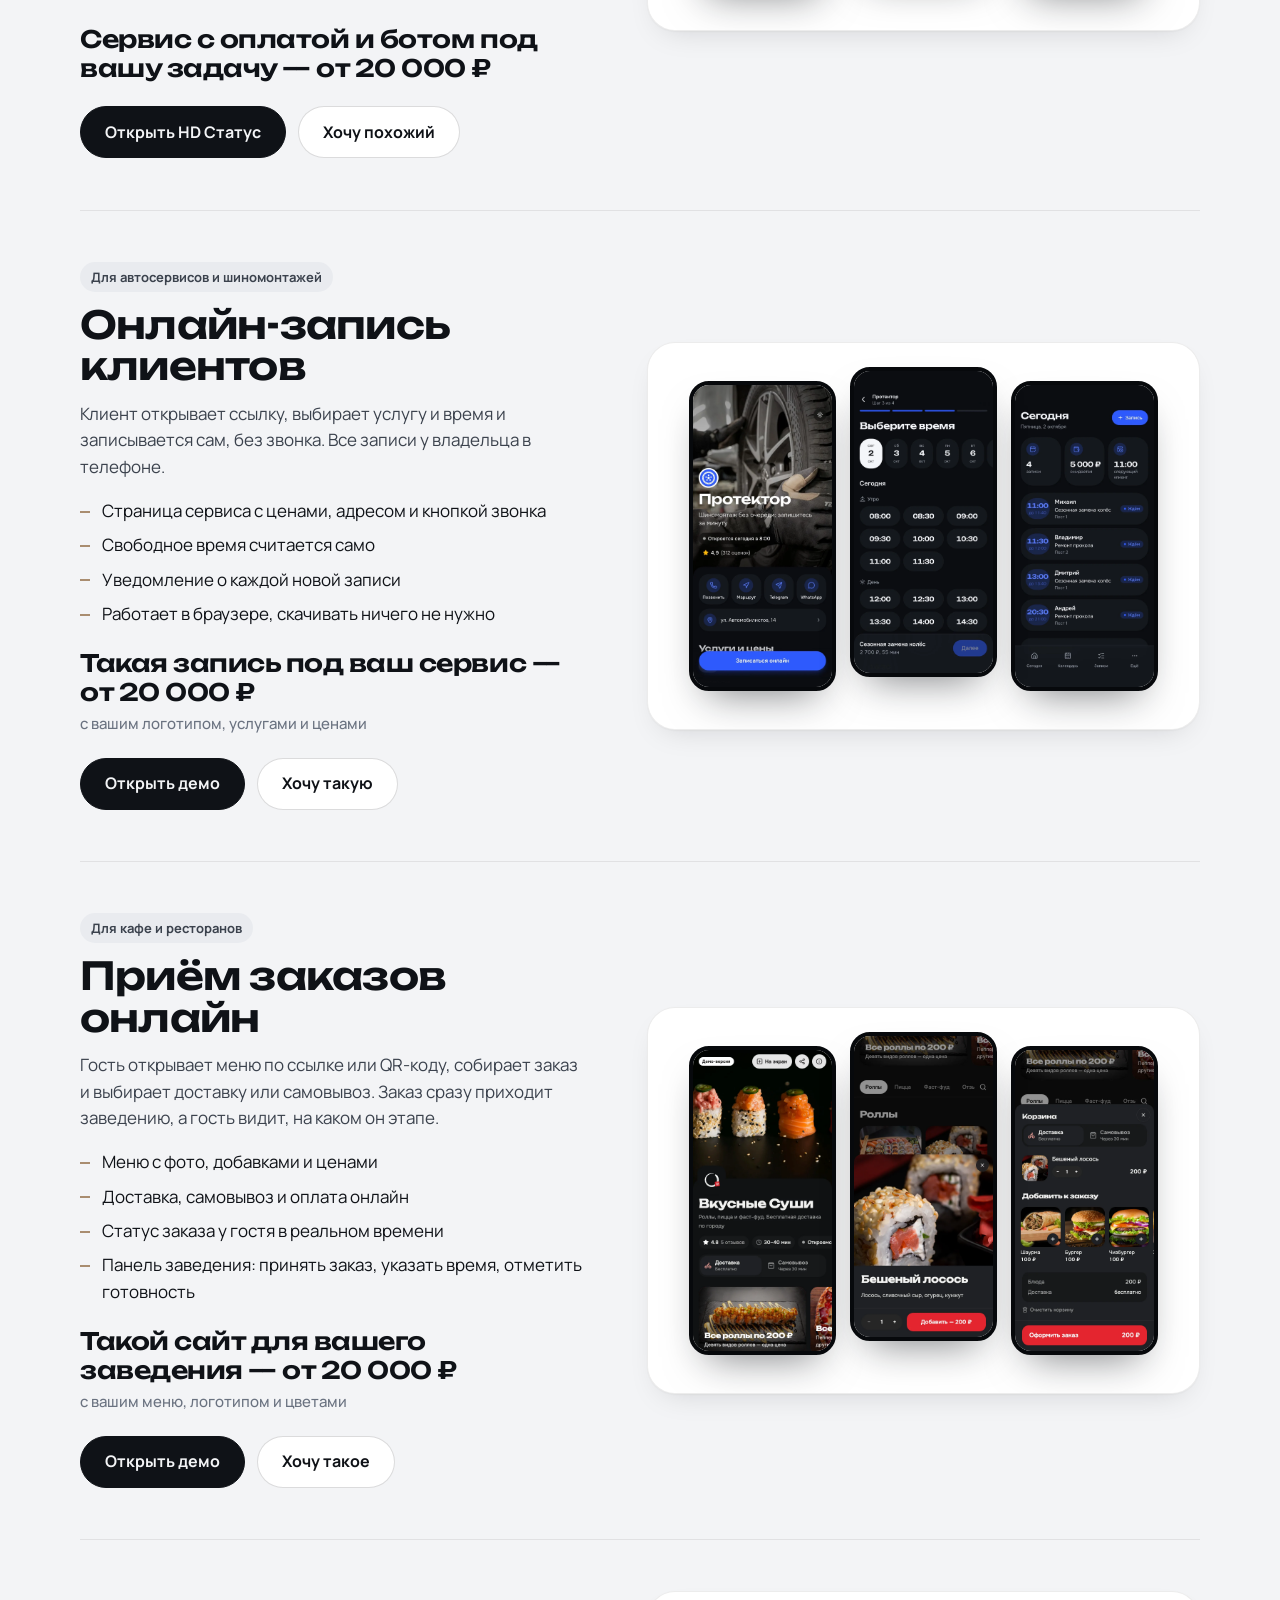
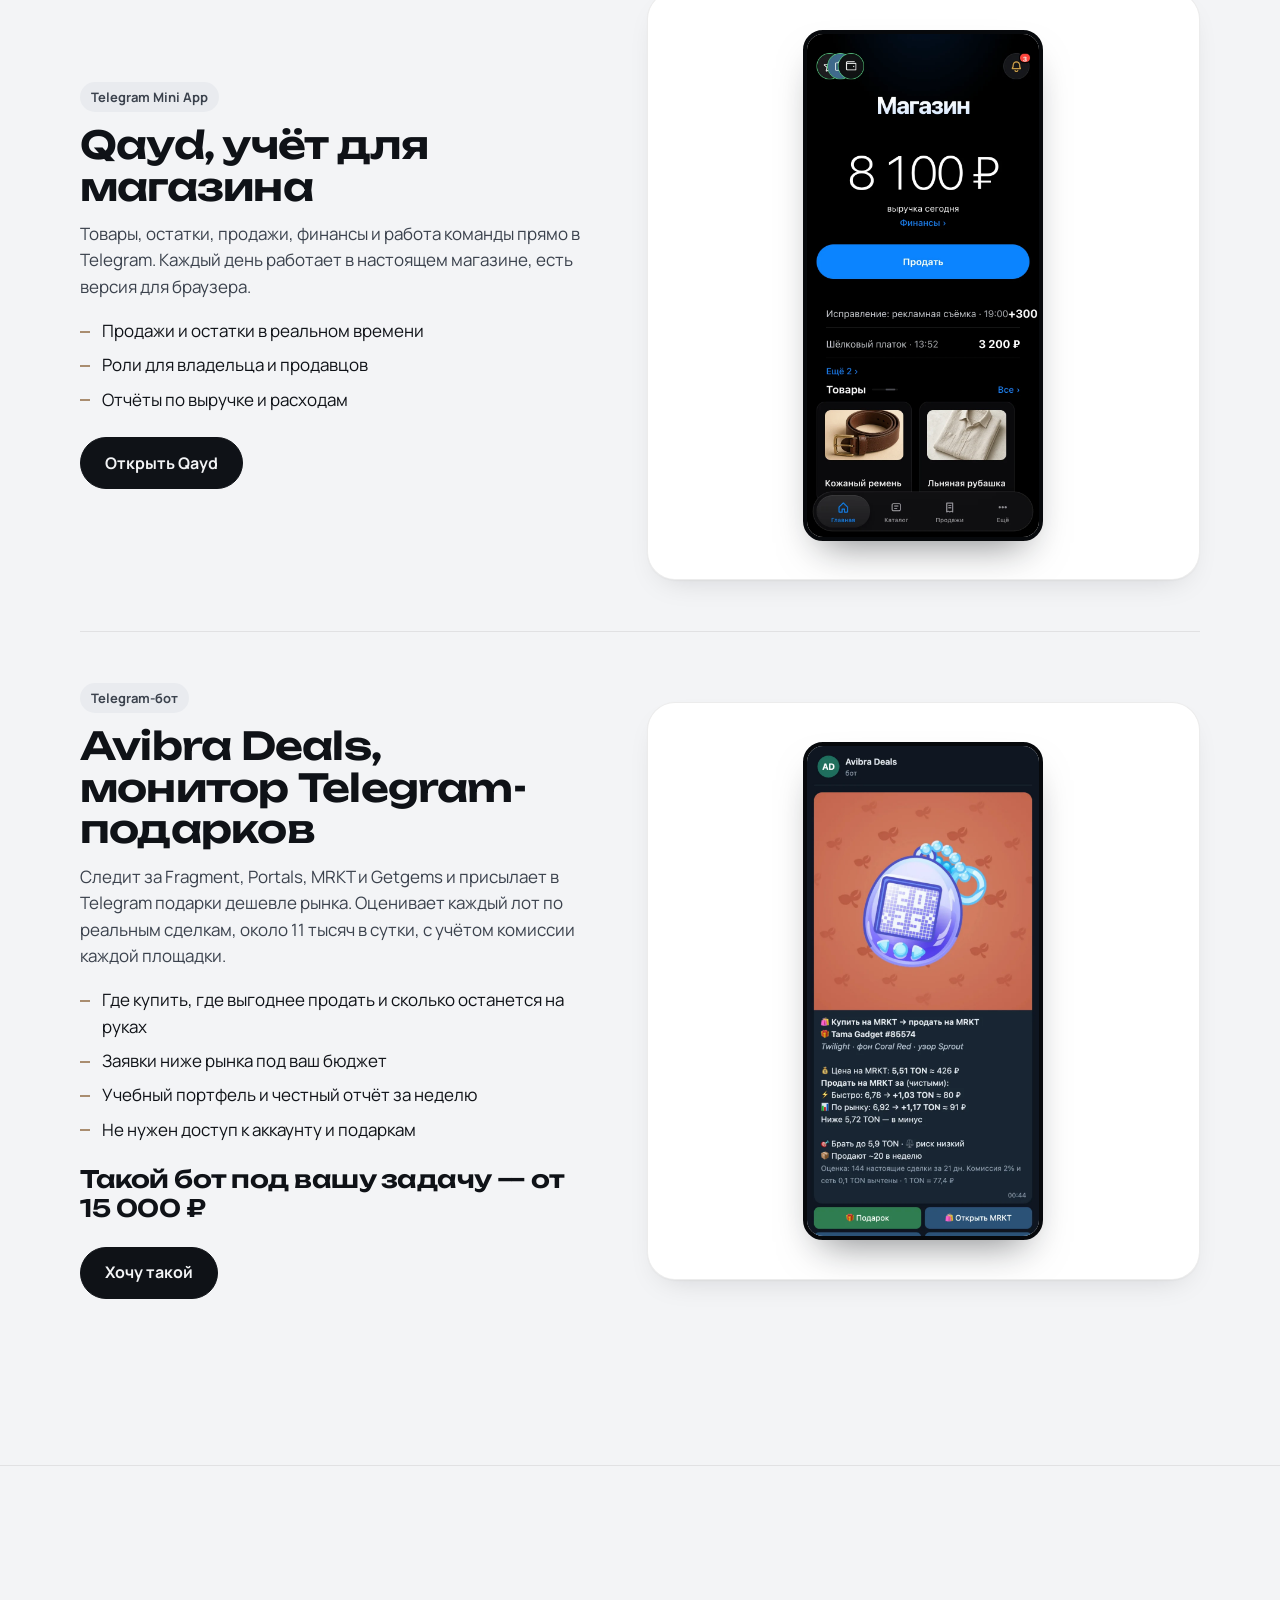
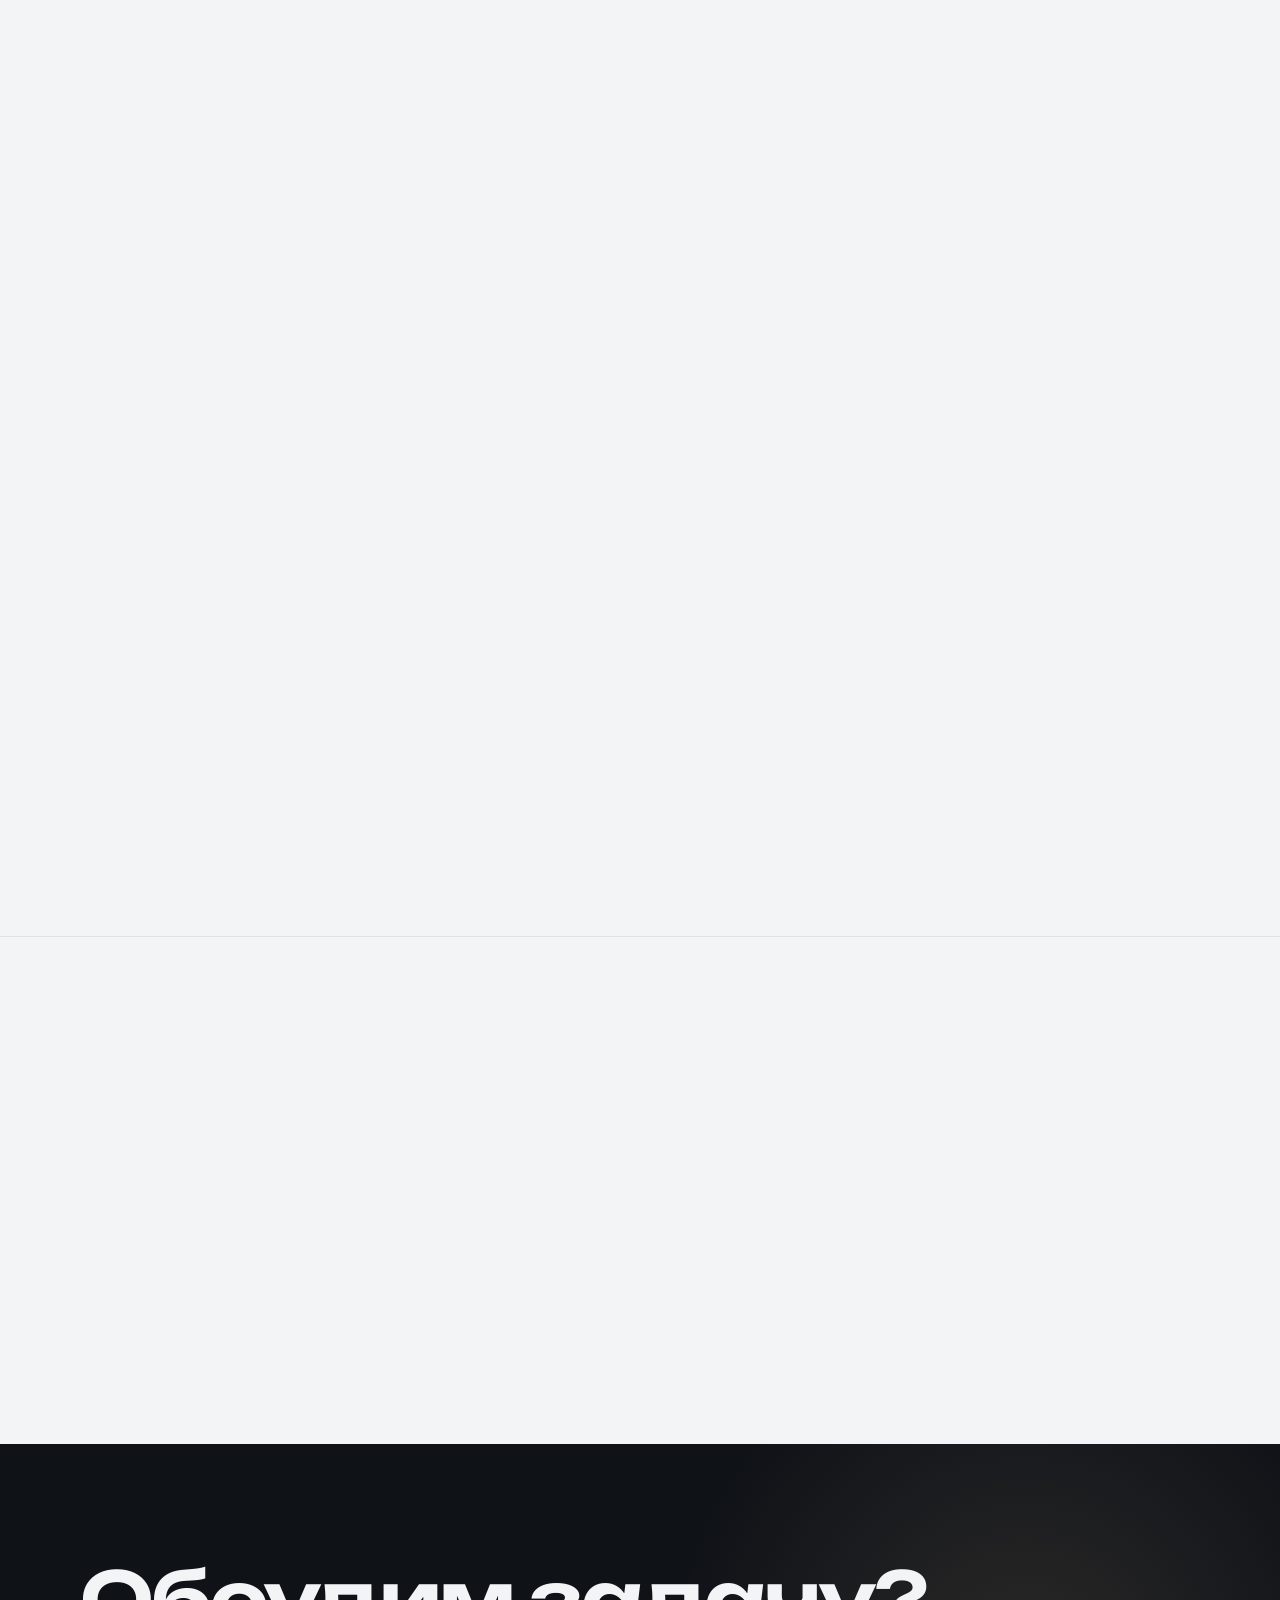
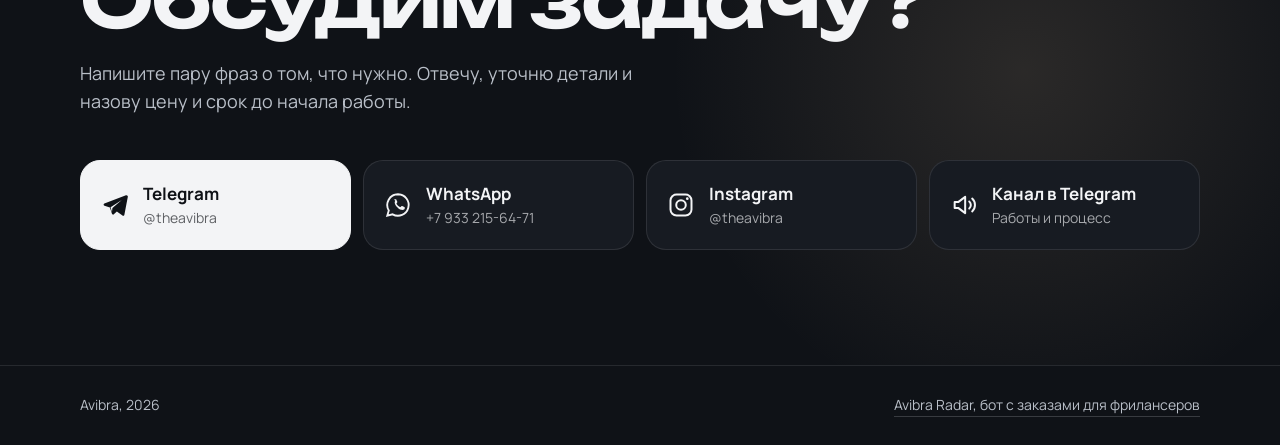
<file: v2/proekty/index.html>
<!doctype html>
<html lang="ru" data-page="p">
<head>
<meta charset="utf-8">
<meta name="viewport" content="width=device-width, initial-scale=1, viewport-fit=cover">
<meta name="theme-color" media="(prefers-color-scheme: light)" content="#F3F4F6"><meta name="theme-color" media="(prefers-color-scheme: dark)" content="#0E1115">
<meta name="color-scheme" content="light dark">
<link rel="canonical" href="https://avibnr.github.io/">
<title>Сайты, веб-приложения и боты, Avibra</title>
<meta name="description" content="Делаю сайты, веб-приложения, Telegram-ботов и Mini Apps. Мои проекты работают у реальных людей.">
<meta property="og:title" content="Сайты, веб-приложения и боты, Avibra">
<meta property="og:description" content="Делаю сайты, веб-приложения, Telegram-ботов и Mini Apps. Мои проекты работают у реальных людей.">
<meta property="og:image" content="https://avibnr.github.io/assets/radar-og.jpg">
<link rel="icon" href="/v2/avibra-favicon.svg" type="image/svg+xml">
<link rel="preload" href="/v2/fonts/unbounded.woff2" as="font" type="font/woff2" crossorigin>
<link rel="preload" href="/v2/fonts/manrope.woff2" as="font" type="font/woff2" crossorigin>
<link rel="stylesheet" href="/v2/style.css?v=18">
<script>(function(d){d.classList.add('js');var t;try{t=localStorage.getItem('theme')}catch(e){}d.dataset.theme=t||(matchMedia('(prefers-color-scheme: dark)').matches?'dark':'light');if(t)d.dataset.themeFixed='1'})(document.documentElement)</script>
</head>
<body>
<div class="progress" aria-hidden="true"></div>
<header class="bar">
  <div class="bar-in">
    <a class="logo" href="/v2/" aria-label="Avibra, на главную"><svg aria-hidden="true"><use href="/v2/icons.svg?v=18#mark"/></svg><span>Avibra</span></a>
    <nav class="switch" aria-label="Направления">
      <a href="/v2/montazh/"><span class="t">Монтаж</span></a>
      <a href="/v2/proekty/" aria-current="page"><span class="pill"></span><span class="t">Проекты</span></a>
    </nav>
    <button class="theme" type="button" aria-label="Сменить тему" title="Сменить тему"><svg aria-hidden="true"><use href="/v2/icons.svg?v=18#sun"/></svg><svg aria-hidden="true"><use href="/v2/icons.svg?v=18#moon"/></svg></button>
    <button class="bar-cta" type="button" data-write><svg aria-hidden="true"><use href="/v2/icons.svg?v=18#msg"/></svg><span>Написать</span></button>
  </div>
</header>
<main>
<section class="hero">
  <div class="wrap hero-in">
    <div class="hero-text">
      <h1><span class="w" style="--i:0"><span>Сайты,</span></span> <span class="w" style="--i:1"><span>приложения</span></span> <span class="w" style="--i:2"><span>и</span></span> <span class="w" style="--i:3"><span>боты</span></span></h1>
      <p class="lede">От макета до запуска, проверяю сам на телефоне и компьютере. Ниже мои проекты: они работают на самом деле, их можно открыть.</p>
      <div class="row">
        <button class="btn btn-main" type="button" data-write><svg aria-hidden="true"><use href="/v2/icons.svg?v=18#msg"/></svg>Обсудить задачу</button>
        <a class="btn" href="#price">Цены</a>
      </div>
      <p class="facts"><span>Сайты и лендинги</span><span>Веб-приложения</span><span>Telegram-боты</span><span>Mini Apps</span><span>Онлайн-оплата</span><span>Дизайн</span></p>
    </div>
    <div class="stage" data-show="p"><div class="stage-p"><div class="fan" aria-label="Экраны моих проектов">
  <div class="fan-in"><figure style="--k:0"><img src="/assets/hd-home.webp" alt="HD Статус: фото и видео для статуса WhatsApp" width="778" height="1688" loading="lazy" decoding="async"></figure><figure style="--k:1"><img src="/assets/zapis-home.webp" alt="Онлайн-запись: страница автосервиса" width="778" height="1688" loading="lazy" decoding="async"></figure><figure style="--k:2"><img src="/assets/qayd-home.webp" alt="Qayd: учёт для магазина в Telegram" width="778" height="1688" loading="lazy" decoding="async"></figure><figure style="--k:3"><img src="/assets/sushi-menu.webp" alt="Приём заказов: меню кафе по QR-коду" width="778" height="1688" loading="lazy" decoding="async"></figure></div>
  <p class="fan-cap"><b>HD Статус</b><span>фото и видео для статуса WhatsApp</span></p>
</div>
</div></div>
  </div>
</section>
<div class="marquee" aria-label="Сайты и лендинги, Веб-приложения, Telegram-боты, Mini Apps, Онлайн-запись, Приём заказов, Онлайн-оплата, Дизайн"><div class="marquee-track" aria-hidden="true"><span>Сайты и лендинги</span><span>Веб-приложения</span><span>Telegram-боты</span><span>Mini Apps</span><span>Онлайн-запись</span><span>Приём заказов</span><span>Онлайн-оплата</span><span>Дизайн</span><span>Сайты и лендинги</span><span>Веб-приложения</span><span>Telegram-боты</span><span>Mini Apps</span><span>Онлайн-запись</span><span>Приём заказов</span><span>Онлайн-оплата</span><span>Дизайн</span></div></div>

<section class="sec">
  <div class="wrap">
    <div class="sec-head"><h2>Проекты</h2><p>Свои продукты, которыми пользуются каждый день.</p></div>
    <article class="proj">
  <div class="proj-text"><p class="tag">Сервис для WhatsApp</p><h3>HD Статус, фото и видео в статус без потери качества</h3><p class="about">Человек загружает фото или видео на сайте или в Telegram-боте и получает файл, который WhatsApp публикует в статус без потери качества. Мой продукт: запущен в ноябре 2026 года, оплаты идут с первой недели.</p><ul><li>Сайт, Telegram-бот и выдача готового файла в WhatsApp</li><li>Подписка Pro: оплата картой онлайн, скидки на 3, 6 и 12 месяцев</li><li>Партнёрская программа: личные ссылки и кабинет партнёра</li><li>Объявления на сайте и управление через бота</li></ul><p class="pprice">Сервис с оплатой и ботом под вашу задачу — от 20 000 ₽</p><div class="row"><a class="btn btn-main" href="https://avibnr.github.io/hdstatus/" target="_blank" rel="noopener">Открыть HD Статус</a><a class="btn" href="https://wa.me/79332156471" target="_blank" rel="noopener">Хочу похожий</a></div></div>
  <div class="proj-media phones"><img src="/assets/hd-home.webp" alt="HD Статус, фото и видео в статус без потери качества" loading="lazy" decoding="async"><img src="/assets/hd-pro.webp" alt="HD Статус, фото и видео в статус без потери качества" loading="lazy" decoding="async"><img src="/assets/hd-mywa.webp" alt="HD Статус, фото и видео в статус без потери качества" loading="lazy" decoding="async"></div>
</article>
<article class="proj">
  <div class="proj-text"><p class="tag">Для автосервисов и шиномонтажей</p><h3>Онлайн-запись клиентов</h3><p class="about">Клиент открывает ссылку, выбирает услугу и время и записывается сам, без звонка. Все записи у владельца в телефоне.</p><ul><li>Страница сервиса с ценами, адресом и кнопкой звонка</li><li>Свободное время считается само</li><li>Уведомление о каждой новой записи</li><li>Работает в браузере, скачивать ничего не нужно</li></ul><p class="pprice">Такая запись под ваш сервис — от 20 000 ₽<small>с вашим логотипом, услугами и ценами</small></p><div class="row"><a class="btn btn-main" href="https://zapis-avibra.netlify.app" target="_blank" rel="noopener">Открыть демо</a><a class="btn" href="https://wa.me/79332156471" target="_blank" rel="noopener">Хочу такую</a></div></div>
  <div class="proj-media phones"><img src="/assets/zapis-home.webp" alt="Онлайн-запись клиентов" loading="lazy" decoding="async"><img src="/assets/zapis-book.webp" alt="Онлайн-запись клиентов" loading="lazy" decoding="async"><img src="/assets/zapis-admin.webp" alt="Онлайн-запись клиентов" loading="lazy" decoding="async"></div>
</article>
<article class="proj">
  <div class="proj-text"><p class="tag">Для кафе и ресторанов</p><h3>Приём заказов онлайн</h3><p class="about">Гость открывает меню по ссылке или QR-коду, собирает заказ и выбирает доставку или самовывоз. Заказ сразу приходит заведению, а гость видит, на каком он этапе.</p><ul><li>Меню с фото, добавками и ценами</li><li>Доставка, самовывоз и оплата онлайн</li><li>Статус заказа у гостя в реальном времени</li><li>Панель заведения: принять заказ, указать время, отметить готовность</li></ul><p class="pprice">Такой сайт для вашего заведения — от 20 000 ₽<small>с вашим меню, логотипом и цветами</small></p><div class="row"><a class="btn btn-main" href="https://zakaz-r2g.pages.dev/sushi" target="_blank" rel="noopener">Открыть демо</a><a class="btn" href="https://wa.me/79332156471" target="_blank" rel="noopener">Хочу такое</a></div></div>
  <div class="proj-media phones"><img src="/assets/sushi-menu.webp" alt="Приём заказов онлайн" loading="lazy" decoding="async"><img src="/assets/sushi-item.webp" alt="Приём заказов онлайн" loading="lazy" decoding="async"><img src="/assets/sushi-cart.webp" alt="Приём заказов онлайн" loading="lazy" decoding="async"></div>
</article>
<article class="proj">
  <div class="proj-text"><p class="tag">Telegram Mini App</p><h3>Qayd, учёт для магазина</h3><p class="about">Товары, остатки, продажи, финансы и работа команды прямо в Telegram. Каждый день работает в настоящем магазине, есть версия для браузера.</p><ul><li>Продажи и остатки в реальном времени</li><li>Роли для владельца и продавцов</li><li>Отчёты по выручке и расходам</li></ul><div class="row"><a class="btn btn-main" href="https://qayd.space" target="_blank" rel="noopener">Открыть Qayd</a></div></div>
  <div class="proj-media phones one"><img src="/assets/qayd-home.webp" alt="Qayd, учёт для магазина" loading="lazy" decoding="async"></div>
</article>
<article class="proj">
  <div class="proj-text"><p class="tag">Telegram-бот</p><h3>Avibra Deals, монитор Telegram-подарков</h3><p class="about">Следит за Fragment, Portals, MRKT и Getgems и присылает в Telegram подарки дешевле рынка. Оценивает каждый лот по реальным сделкам, около 11 тысяч в сутки, с учётом комиссии каждой площадки.</p><ul><li>Где купить, где выгоднее продать и сколько останется на руках</li><li>Заявки ниже рынка под ваш бюджет</li><li>Учебный портфель и честный отчёт за неделю</li><li>Не нужен доступ к аккаунту и подаркам</li></ul><p class="pprice">Такой бот под вашу задачу — от 15 000 ₽</p><div class="row"><a class="btn btn-main" href="https://wa.me/79332156471" target="_blank" rel="noopener">Хочу такой</a></div></div>
  <div class="proj-media phones one"><img src="/assets/deals-signal.webp" alt="Avibra Deals, монитор Telegram-подарков" loading="lazy" decoding="async"></div>
</article>
  </div>
</section>

<section class="sec">
  <div class="wrap">
    <div class="sec-head"><h2>Дизайн</h2><p>Логотипы, баннеры и карусели для соцсетей, в одном стиле и с расчётом на телефон.</p></div>
    <div class="gal">
      <figure><img src="/assets/design/avibra-logo.webp" alt="Логотип Avibra" loading="lazy" decoding="async" width="900" height="900"><figcaption>Логотип и фирменный стиль</figcaption></figure>
      <figure><img src="/assets/design/carousel-01-oblozhka.webp" alt="Обложка карусели" loading="lazy" decoding="async" width="900" height="1125"><figcaption>Карусель, обложка</figcaption></figure>
      <figure><img src="/assets/design/carousel-06-vashe-menyu.webp" alt="Слайд карусели" loading="lazy" decoding="async" width="900" height="1125"><figcaption>Карусель, слайд</figcaption></figure>
      <figure class="wide"><img src="/assets/design/avibra-banner.webp" alt="Баннер профиля" loading="lazy" decoding="async" width="1600" height="800"><figcaption>Баннер профиля для соцсетей</figcaption></figure>
    </div>
  </div>
</section>

<section class="sec" id="price">
  <div class="wrap">
    <div class="sec-head"><h2>Цены</h2><p>Стартовые. Точную назову после короткого разговора, и она не изменится по ходу работы.</p></div>
    <div class="plist">
<h3>Сайты и приложения</h3>
<div class="prow"><b>Исправить ошибку или доработать сайт</b><p>Найду причину, исправлю и проверю на телефоне и компьютере.</p><span>от 1 500 ₽</span></div>
<div class="prow"><b>Сайт, веб-приложение или Mini App</b><p>Лендинг, сайт компании, онлайн-запись, приём заказов, личный кабинет, приложение в Telegram. Цена зависит от сложности.</p><span>20 000–60 000 ₽</span></div>
<div class="prow"><b>Telegram-бот</b><p>Заявки, каталог, запись, рассылки, оплата, с панелью для вас.</p><span>от 15 000 ₽</span></div>
<div class="prow"><b>База данных и серверная часть</b><p>Supabase и PostgreSQL: таблицы, права доступа, функции.</p><span>от 2 500 ₽</span></div>
<h3>Дизайн</h3>
<div class="prow"><b>Баннер, афиша или обложка</b><p>Для соцсетей, сайта, маркетплейса или печати, в нужных размерах.</p><span>от 800 ₽</span></div>
<div class="prow"><b>Карусель для соцсетей</b><p>Серия слайдов в одном стиле: структура, тексты, вёрстка.</p><span>от 1 500 ₽</span></div>
<div class="prow"><b>Логотип и фирменный стиль</b><p>Знак, цвета, шрифты и правила использования.</p><span>от 3 000 ₽</span></div>
</div>

    <div class="deals"><p><b>Демо</b><span>покажу, как это будет выглядеть у вас, до оплаты</span></p><p><b>Фикс</b><span>цена и срок известны до начала работы</span></p><p><b>После приёмки</b><span>оплата, когда вы проверили результат</span></p></div>

  </div>
</section>

<section class="sec">
  <div class="wrap">
    <div class="sec-head"><h2>Как работаем</h2></div>
    <ol class="steps"><li><span class="when">День 1</span><b>Вы пишете</b><p>Пару фраз о задаче в Telegram или WhatsApp.</p></li><li><span class="when">День 1</span><b>Цена и срок</b><p>Уточняю детали и фиксирую стоимость до начала работы.</p></li><li><span class="when">По ходу</span><b>Показываю результат</b><p>Вы видите работу до сдачи и можете поправить курс.</p></li><li><span class="when">Сдача</span><b>Запуск и оплата</b><p>Проверяю на телефоне и компьютере, оплата после приёмки.</p></li></ol>

  </div>
</section>
</main>
<section class="contact" id="contact">
  <div class="wrap">
    <h2>Обсудим задачу?</h2>
    <p>Напишите пару фраз о том, что нужно. Отвечу, уточню детали и назову цену и срок до начала работы.</p>
    <div class="links">
      <a href="https://t.me/theavibra" target="_blank" rel="noopener"><svg aria-hidden="true"><use href="/v2/icons.svg?v=18#tg"/></svg><b>Telegram</b><span>@theavibra</span></a>
      <a href="https://wa.me/79332156471" target="_blank" rel="noopener"><svg aria-hidden="true"><use href="/v2/icons.svg?v=18#wa"/></svg><b>WhatsApp</b><span>+7 933 215-64-71</span></a>
      <a href="https://www.instagram.com/theavibra/" target="_blank" rel="noopener"><svg aria-hidden="true"><use href="/v2/icons.svg?v=18#ig"/></svg><b>Instagram</b><span>@theavibra</span></a>
      <a href="https://t.me/avibralog" target="_blank" rel="noopener"><svg aria-hidden="true"><use href="/v2/icons.svg?v=18#ch"/></svg><b>Канал в Telegram</b><span>Работы и процесс</span></a>
    </div>
  </div>
</section>
<footer class="foot">
  <div class="wrap">
    <span>Avibra, 2026</span>
    <a href="/radar/">Avibra Radar, бот с заказами для фрилансеров</a>
  </div>
</footer>

<button class="fab" type="button" data-write><svg aria-hidden="true"><use href="/v2/icons.svg?v=18#msg"/></svg>Написать</button>
<div class="sheet-bg"></div>
<div class="sheet" role="dialog" aria-label="Как связаться">
  <div class="grab"></div>
  <h3>Где вам удобнее?</h3>
  <a href="https://t.me/theavibra" target="_blank" rel="noopener"><svg aria-hidden="true"><use href="/v2/icons.svg?v=18#tg"/></svg><b>Telegram</b><span>@theavibra</span></a>
  <a href="https://wa.me/79332156471" target="_blank" rel="noopener"><svg aria-hidden="true"><use href="/v2/icons.svg?v=18#wa"/></svg><b>WhatsApp</b><span>+7 933 215-64-71</span></a>
  <a href="https://www.instagram.com/theavibra/" target="_blank" rel="noopener"><svg aria-hidden="true"><use href="/v2/icons.svg?v=18#ig"/></svg><b>Instagram</b><span>@theavibra</span></a>
  <a href="https://t.me/avibralog" target="_blank" rel="noopener"><svg aria-hidden="true"><use href="/v2/icons.svg?v=18#ch"/></svg><b>Канал в Telegram</b><span>Работы и процесс</span></a>
</div>

<dialog class="lb" aria-label="Просмотр видео">
  <button class="lb-x" type="button" aria-label="Закрыть"><svg aria-hidden="true"><use href="/v2/icons.svg?v=18#x"/></svg></button>
  <div class="lb-box"></div>
</dialog>
<script src="/v2/main.js?v=18" defer></script>
</body>
</html>
</file>
<file: v2/style.css>
/* Avibra. A light, quiet studio page; the dark pieces are the objects on it (the editor window, phones, the contact desk).
   Bronze is a marker, never a surface: the logo, the playhead, the progress line, small ticks. */

@font-face{font-family:Unbounded;src:url(/v2/fonts/unbounded.woff2) format("woff2");font-weight:200 900;font-display:swap}
@font-face{font-family:Manrope;src:url(/v2/fonts/manrope.woff2) format("woff2");font-weight:200 800;font-display:swap}

:root{
  --bg:#F3F4F6;--surf:#FFFFFF;--surf2:#E9EBEF;
  --fg:#0F1217;--fg2:#3B424D;--mute:#6A7280;
  --line:rgba(15,18,23,.08);--line2:rgba(15,18,23,.15);
  --night:#0F1217;--night2:#171B22;--night3:#20262F;--night4:#2B323D;
  --on:#F3F4F6;--on2:#B9BFC8;--nline:rgba(243,244,246,.1);--nline2:rgba(243,244,246,.18);
  --br:#A98D70;--brh:#D2B591;--brd:#8A6C4F;
  --fd:Unbounded,"Arial Black",system-ui,sans-serif;
  --fb:Manrope,system-ui,-apple-system,sans-serif;
  --e:cubic-bezier(.2,.7,.1,1);--e2:cubic-bezier(.65,0,.25,1);--spring:cubic-bezier(.34,1.56,.64,1);
  --wrap:1200px;--gut:clamp(16px,4vw,40px);
  --r:20px;
  --shadow:0 1px 2px rgba(15,18,23,.04),0 12px 32px -16px rgba(15,18,23,.18);
  --shadow-lg:0 2px 4px rgba(15,18,23,.04),0 40px 80px -36px rgba(15,18,23,.45);
}
/* dark theme: chosen in the header or taken from the device (data-theme is set before the first paint) */
:root[data-theme=dark]{
    --bg:#0E1115;--surf:#161A20;--surf2:#1E232B;
    --fg:#EEF0F3;--fg2:#B4BAC3;--mute:#8A929E;
    --line:rgba(238,240,243,.08);--line2:rgba(238,240,243,.16);
    --night:#1A1F27;--night2:#20262F;--night3:#2A313B;--night4:#353D48;
    --brd:#C9AC88;
    --shadow:0 1px 2px rgba(0,0,0,.3),0 12px 32px -16px rgba(0,0,0,.6);
    --shadow-lg:0 2px 4px rgba(0,0,0,.3),0 40px 80px -36px rgba(0,0,0,.85);
}
*,*::before,*::after{box-sizing:border-box}
html{-webkit-text-size-adjust:100%;-webkit-tap-highlight-color:transparent;scroll-behavior:smooth;scroll-padding-top:80px}
body{margin:0;transition:background-color .35s,color .35s;background:var(--bg);color:var(--fg);font:400 17px/1.55 var(--fb);overflow-x:clip}
img,video{display:block;max-width:100%;height:auto}
a{color:inherit}
h1,h2,h3{margin:0;font-family:var(--fd);font-weight:600;letter-spacing:-.02em;line-height:1.08}
p{margin:0}
button{font:inherit;color:inherit;background:none;border:0;padding:0;cursor:pointer}
button,a,[role=button]{touch-action:manipulation}
button,.btn,.switch a,.tabs button{-webkit-user-select:none;user-select:none}
:focus-visible{outline:2px solid var(--br);outline-offset:3px;border-radius:8px}
::selection{background:var(--brh);color:var(--fg)}
.wrap{max-width:var(--wrap);margin:0 auto;padding:0 var(--gut)}
svg{width:1em;height:1em;flex:none}

/* page transitions between the three pages; the header and the switch pill stay put */
@view-transition{navigation:auto}
.bar{view-transition-name:bar}
.switch .pill{view-transition-name:pill}
::view-transition-old(root){animation:vt-out .22s var(--e2) both}
::view-transition-new(root){animation:vt-in .42s var(--e) both}
::view-transition-group(pill){animation-duration:.42s;animation-timing-function:var(--e)}
@keyframes vt-out{to{opacity:0;transform:translateY(-12px)}}
@keyframes vt-in{from{opacity:0;transform:translateY(18px)}}

/* reading progress: a bronze playhead running along the top edge */
.progress{position:fixed;left:0;top:0;height:2px;width:100%;background:var(--br);transform-origin:0 50%;transform:scaleX(0);z-index:60;pointer-events:none}
@supports (animation-timeline:scroll()){
  .progress{animation:prog linear both;animation-timeline:scroll(root)}
  @keyframes prog{to{transform:scaleX(1)}}
}

/* ---------- header ---------- */
.bar{position:sticky;top:0;z-index:40;background:rgba(243,244,246,.78);-webkit-backdrop-filter:blur(16px) saturate(1.4);backdrop-filter:blur(16px) saturate(1.4);border-bottom:1px solid transparent;padding-top:env(safe-area-inset-top,0px);transition:border-color .3s,background .3s}
.bar.scrolled{border-bottom-color:var(--line);background:rgba(243,244,246,.9)}
.bar-in{max-width:var(--wrap);margin:0 auto;padding:0 var(--gut);height:66px;display:flex;align-items:center;gap:16px}
.logo{display:flex;align-items:center;gap:9px;text-decoration:none;font:600 18px/1 var(--fb);letter-spacing:-.01em}
.logo svg{width:30px;height:30px;color:var(--br);transition:transform .5s var(--spring)}
.switch{position:relative;margin:0 auto;display:flex;background:var(--surf2);border-radius:999px;padding:4px}
.switch a{position:relative;display:block;padding:8px 18px;border-radius:999px;text-decoration:none;font-weight:600;font-size:15px;color:var(--mute);transition:color .2s}
.switch a .t{position:relative;z-index:1}
.switch a[aria-current]{color:var(--fg)}
.switch .pill{position:absolute;inset:0;border-radius:999px;background:var(--surf);box-shadow:0 1px 2px rgba(15,18,23,.08),0 4px 12px -4px rgba(15,18,23,.12)}
.theme{position:relative;width:42px;height:42px;border-radius:50%;display:grid;place-items:center;color:var(--fg2);background:var(--surf2);transition:background .2s,color .2s}
.theme svg{grid-area:1/1;width:19px;height:19px;transition:transform .5s var(--spring),opacity .3s}
.theme svg:last-child,[data-theme=dark] .theme svg:first-child{opacity:0;transform:rotate(-90deg) scale(.5)}
[data-theme=dark] .theme svg:last-child{opacity:1;transform:none}
@media (hover:hover) and (pointer:fine){.theme:hover{color:var(--fg)}}
.theme:active{transform:scale(.92)}
.bar-cta{display:flex;align-items:center;gap:8px;padding:10px 18px;border-radius:999px;background:var(--fg);color:var(--on);font-weight:700;font-size:15px;transition:transform .12s var(--e),background .2s}
.bar-cta svg{width:18px;height:18px}
.bar-cta:active,.btn:active{transform:scale(.96)}
@media (max-width:640px){
  .bar-in{height:58px;gap:10px}
  .logo span{display:none}
  .switch{margin:0 0 0 auto}
  .switch a{padding:7px 14px;font-size:14px}
  .bar-cta{display:none}
  .theme{width:38px;height:38px}
}

/* ---------- buttons ---------- */
.btn{position:relative;display:inline-flex;align-items:center;justify-content:center;gap:9px;min-height:52px;padding:0 24px;border-radius:999px;border:1px solid var(--line2);background:var(--surf);text-decoration:none;font-weight:700;font-size:16px;transition:transform .25s var(--e),background .2s,border-color .2s,box-shadow .3s;overflow:hidden}
.btn svg{width:19px;height:19px;transition:transform .3s var(--e)}
.btn-main{background:var(--fg);color:var(--on);border-color:var(--fg)}
/* a bronze sweep under the label on hover: the one warm moment of a button */
.btn-main::after{content:"";position:absolute;left:0;bottom:0;height:2px;width:100%;background:var(--brh);transform:scaleX(0);transform-origin:0 50%;transition:transform .45s var(--e)}
@media (hover:hover) and (pointer:fine){
  .btn:hover{border-color:var(--fg2);box-shadow:var(--shadow)}
  .btn-main:hover{background:#000}
  .btn-main:hover::after{transform:scaleX(1)}
  .btn:hover svg{transform:translateX(3px)}
  .bar-cta:hover{background:#000}
  .switch a:not([aria-current]):hover{color:var(--fg)}
  .logo:hover svg{transform:rotate(-8deg) scale(1.06)}
}
.row{display:flex;flex-wrap:wrap;align-items:center;gap:12px}

/* ---------- hero ---------- */
.hero{position:relative;padding:clamp(36px,7vw,88px) 0 clamp(48px,7vw,96px);overflow:clip}
/* a faint grid of timeline ticks behind the hero, fading out to the sides */
.hero::before{content:"";position:absolute;inset:0;background-image:linear-gradient(var(--line) 1px,transparent 1px),linear-gradient(90deg,var(--line) 1px,transparent 1px);background-size:56px 56px;mask-image:radial-gradient(70% 60% at 70% 40%,#000 0%,transparent 75%);-webkit-mask-image:radial-gradient(70% 60% at 70% 40%,#000 0%,transparent 75%);pointer-events:none}
.hero-in{position:relative;display:grid;grid-template-columns:minmax(0,1.05fr) minmax(0,1fr);gap:clamp(32px,5vw,72px);align-items:center}
.hero h1{font-size:clamp(36px,4.9vw,68px);hyphens:auto;-webkit-hyphens:auto;overflow-wrap:break-word;font-weight:600;line-height:1.04;letter-spacing:-.035em;text-wrap:balance}
.lede{margin-top:22px;max-width:34em;font-size:clamp(17px,1.5vw,19px);color:var(--fg2)}
.hero .row{margin-top:28px}
.facts{margin-top:26px;display:flex;flex-wrap:wrap;gap:8px}
.facts span{padding:7px 13px;border-radius:999px;background:var(--surf);border:1px solid var(--line);font-size:14px;color:var(--fg2);box-shadow:0 1px 2px rgba(15,18,23,.04)}

/* the load sequence: each word is cut in like a clip on the timeline */
.w{display:inline-block;overflow:hidden;vertical-align:top;padding-bottom:.1em;margin-bottom:-.1em}
.w>span{display:inline-block;animation:cut .8s var(--e) both;animation-delay:calc(var(--i) * 70ms + 80ms)}
@keyframes cut{from{transform:translateY(110%) rotate(4deg)}}
.lede,.hero .row,.hero .facts,.tabs,.pane-text{animation:rise .8s var(--e) both;animation-delay:.45s}
.hero .row{animation-delay:.55s}
.hero .facts{animation-delay:.65s}
.stage{animation:stage-in 1.1s var(--e) both;animation-delay:.2s}
@keyframes rise{from{opacity:0;transform:translateY(14px)}}
@keyframes stage-in{from{opacity:0;transform:translateY(30px) scale(.96) rotate(-1deg)}}

/* direction tabs on the home page */
.tabs{position:relative;display:inline-grid;grid-template-columns:1fr 1fr;margin-top:30px;padding:5px;border-radius:999px;background:var(--surf2)}
.tabs button{position:relative;z-index:1;padding:12px 26px;border-radius:999px;font-weight:700;font-size:16px;color:var(--mute);transition:color .3s}
.tabs button[aria-selected=true]{color:var(--fg)}
.tabs-pill{position:absolute;top:5px;bottom:5px;left:5px;width:calc(50% - 5px);border-radius:999px;background:var(--surf);box-shadow:0 1px 2px rgba(15,18,23,.08),0 6px 16px -6px rgba(15,18,23,.18);transition:transform .5s var(--spring)}
.tabs[data-at=p] .tabs-pill{transform:translateX(100%)}
.pane-text{margin-top:22px}
.pane-text p{max-width:30em;color:var(--fg2)}
.pane-text .row{margin-top:20px}
.pane-text:not([hidden]){animation:rise .5s var(--e) both}
.from{font-size:15px;color:var(--brd);font-weight:700}

/* ---------- stage: the right half of every hero ---------- */
.stage{position:relative;display:grid;perspective:1400px}
.stage>div{grid-area:1/1;transition:opacity .5s var(--e),transform .7s var(--e),visibility .7s}
.stage[data-show=m] .stage-p,.stage[data-show=p] .stage-m{opacity:0;visibility:hidden;transform:translateY(16px) scale(.96);pointer-events:none}
.editor,.fan-in{transform:rotateX(var(--rx,0deg)) rotateY(var(--ry,0deg));transition:transform .6s var(--e)}

/* editor window: a dark object on the light page — phone over a live timeline */
.editor{position:relative;background:linear-gradient(180deg,var(--night2),var(--night));color:var(--on);border-radius:28px;padding:30px 22px 18px;box-shadow:0 0 0 1px rgba(15,18,23,.9),var(--shadow-lg)}
.editor::before{content:"";position:absolute;top:13px;left:18px;width:42px;height:10px;background:radial-gradient(circle at 5px 5px,#F25F58 4px,transparent 4.5px),radial-gradient(circle at 21px 5px,#F7BE38 4px,transparent 4.5px),radial-gradient(circle at 37px 5px,#3CC84A 4px,transparent 4.5px);opacity:.85}
.phone{position:relative;width:min(230px,58%);margin:0 auto;aspect-ratio:9/16;border-radius:30px;overflow:hidden;background:#000;border:6px solid #07090C;box-shadow:0 0 0 1px var(--nline2),0 24px 50px -20px rgba(0,0,0,.8)}
.phone video{width:100%;height:100%;object-fit:cover}
.tl{position:relative;margin-top:18px;font:600 11px/1 var(--fb);color:var(--on2);--p:0}
.tl-top{display:flex;align-items:center;gap:10px;margin-bottom:10px}
.rec{width:8px;height:8px;border-radius:50%;background:#F25F58;box-shadow:0 0 0 4px rgba(242,95,88,.18);animation:blink 1.6s steps(2) infinite}
@keyframes blink{50%{opacity:.3}}
.tc{font-variant-numeric:tabular-nums;color:var(--on);font-size:13px;letter-spacing:.02em}
.tl-name{margin-left:auto;opacity:.8}
.ruler{position:relative;height:16px;margin-left:26px;border-bottom:1px solid var(--nline)}
.ruler span{position:absolute;bottom:4px;padding-left:4px;font-size:10px;font-variant-numeric:tabular-nums}
.ruler span::before{content:"";position:absolute;left:0;bottom:-5px;height:9px;width:1px;background:var(--nline2)}
.track{display:flex;align-items:center;gap:8px;margin-top:6px}
.track b{width:18px;flex:none;text-align:center;font-size:10px;color:var(--on2)}
.lane{position:relative;flex:1;height:30px;border-radius:7px;background:var(--night3);overflow:hidden}
.track.v .lane{height:40px}
.film{position:absolute;inset:0;background-size:auto 100%;background-repeat:repeat-x;opacity:.85}
.track.v i{position:absolute;top:0;bottom:0;width:2px;margin-left:-1px;background:var(--night)}
.sub{position:absolute;top:4px;bottom:4px;padding:0 6px;display:flex;align-items:center;border-radius:5px;background:var(--night4);color:var(--on2);font-size:10px;white-space:nowrap;overflow:hidden;text-overflow:ellipsis;border-left:2px solid var(--nline2);transition:background .2s,color .2s}
.sub.on{background:var(--on);color:var(--night);border-left-color:var(--br)}
.wave{position:absolute;inset:3px 4px;width:calc(100% - 8px);height:calc(100% - 6px);fill:#6F7A88;opacity:.9}
.head{position:absolute;top:24px;bottom:-4px;left:26px;right:0;pointer-events:none}
.head span{position:absolute;top:0;bottom:0;left:calc(var(--p) * 100%);width:2px;margin-left:-1px;background:var(--brh);box-shadow:0 0 0 1px rgba(15,18,23,.5)}
.head span::before{content:"";position:absolute;top:-6px;left:-5px;border:6px solid transparent;border-top:8px solid var(--brh)}

/* fan of real project screens */
.fan-in{position:relative;height:clamp(420px,44vw,540px)}
.fan figure{--pos:var(--k);position:absolute;left:50%;top:0;margin:0;width:clamp(200px,19vw,240px);aspect-ratio:778/1688;border-radius:30px;overflow:hidden;background:#000;border:6px solid #07090C;box-shadow:0 0 0 1px rgba(15,18,23,.5),0 30px 60px -24px rgba(15,18,23,.55);
  transform:translateX(calc(-50% + var(--pos) * 34%)) translateY(calc(var(--pos) * 4%)) rotate(calc(var(--pos) * 4deg)) scale(calc(1 - var(--pos) * .08));
  z-index:calc(10 - var(--pos));filter:brightness(calc(1 - var(--pos) * .1)) saturate(calc(1 - var(--pos) * .2));transition:transform .9s var(--spring),filter .9s var(--e),opacity .6s;cursor:pointer}
.fan figure[data-pos="3"]{opacity:0}
.fan figure img{width:100%;height:100%;object-fit:cover;object-position:top}
.fan-cap{display:flex;justify-content:center;flex-wrap:wrap;gap:8px;margin-top:20px;font-size:15px;color:var(--fg2)}
.fan-cap b{color:var(--fg)}

@media (max-width:900px){
  .hero-in{grid-template-columns:1fr}
  .stage{max-width:520px;width:100%;margin:0 auto}
}
@media (max-width:640px){
  .hero h1{font-size:clamp(32px,9.6vw,44px)}
  .tabs{display:grid;width:100%}
  .tabs button{padding:12px 10px}
  .editor{padding:28px 12px 14px;border-radius:24px}
  .tl-name{display:none}
  .fan-in{height:min(112vw,500px)}
  .fan figure{width:50vw}
}

/* ---------- running strip of what I do, between the hero and the sections ---------- */
.marquee{position:relative;overflow:hidden;padding:18px 0;border-block:1px solid var(--line);background:var(--surf);mask-image:linear-gradient(90deg,transparent,#000 8%,#000 92%,transparent);-webkit-mask-image:linear-gradient(90deg,transparent,#000 8%,#000 92%,transparent)}
.marquee-track{display:flex;width:max-content;animation:marquee 38s linear infinite}
.marquee.off .marquee-track{animation-play-state:paused}
.marquee span{display:flex;align-items:center;gap:22px;padding-right:22px;font:600 clamp(18px,2vw,24px)/1 var(--fd);letter-spacing:-.02em;white-space:nowrap;color:var(--fg)}
.marquee span::after{content:"";width:8px;height:8px;border-radius:50%;background:var(--br);flex:none}
.marquee span:nth-child(even){color:var(--mute)}
@keyframes marquee{to{transform:translateX(-50%)}}
@media (hover:hover){.marquee:hover .marquee-track{animation-play-state:paused}}

/* ---------- sections ---------- */
.sec{padding:clamp(64px,9vw,120px) 0;content-visibility:auto;contain-intrinsic-size:auto 900px}
.sec+.sec{border-top:1px solid var(--line)}
.sec-head{display:flex;flex-wrap:wrap;align-items:end;justify-content:space-between;gap:12px 32px;margin-bottom:clamp(28px,4vw,52px)}
.sec-head h2{font-size:clamp(30px,4.4vw,56px)}
.sec-head p{max-width:30em;color:var(--fg2)}
.more{position:relative;font-weight:700;text-decoration:none;padding-bottom:3px}
.more::after{content:"";position:absolute;left:0;right:0;bottom:0;height:2px;background:var(--br);transform-origin:100% 50%;transition:transform .4s var(--e)}
@media (hover:hover) and (pointer:fine){.more:hover::after{transform:scaleX(.3)}}

/* scroll reveal: blocks are cut in from below like a clip opening on the timeline (classes added by main.js) */
.rv{opacity:0;transform:translateY(28px);transition:opacity .8s var(--e),transform .9s var(--e);transition-delay:calc(var(--d,0) * 90ms)}
.rv.in{opacity:1;transform:none}
.sec-head h2.rv{opacity:1;transform:translateY(30%);clip-path:inset(0 0 100% 0);transition:transform .9s var(--e),clip-path .9s var(--e)}
.sec-head h2.rv.in{transform:none;clip-path:inset(-10% -5% -15% -5%)}

/* works: each row shares a height, so clip widths follow their aspect ratio like clips on a timeline */
.works{display:flex;flex-wrap:wrap;gap:clamp(14px,1.8vw,22px)}
.work{margin:0;flex:var(--ar) 1 0;min-width:0}
.work.tall{--ar:.5625}
.work.wide{--ar:1.7778}
.work-play{position:relative;display:block;width:100%;border-radius:var(--r);overflow:hidden;background:var(--night2);isolation:isolate;box-shadow:var(--shadow);transition:transform .5s var(--e),box-shadow .5s var(--e)}
.tall .work-play{aspect-ratio:9/16}
.wide .work-play{aspect-ratio:16/9}
.work-play img,.work-play video{position:absolute;inset:0;width:100%;height:100%;object-fit:cover;transition:transform 1s var(--e),opacity .3s}
.work-play video{z-index:1;opacity:0}
.work-play video.on{opacity:1}
.work-play::after{content:"";position:absolute;inset:0;z-index:1;background:linear-gradient(180deg,transparent 60%,rgba(15,18,23,.5));pointer-events:none}
.play{position:absolute;z-index:2;left:16px;bottom:16px;width:52px;height:52px;border-radius:50%;display:grid;place-items:center;background:rgba(255,255,255,.95);color:var(--fg);transition:transform .4s var(--spring),background .3s}
.play svg{width:20px;height:20px;margin-left:3px}
.dur{position:absolute;z-index:2;right:12px;top:12px;padding:5px 10px;border-radius:999px;background:rgba(15,18,23,.66);color:#fff;-webkit-backdrop-filter:blur(6px);backdrop-filter:blur(6px);font:700 12px/1 var(--fb);font-variant-numeric:tabular-nums}
.work figcaption{padding:14px 2px 0}
.work figcaption b{display:block;font-weight:700}
.work figcaption span{display:block;font-size:15px;color:var(--mute);margin-top:2px}
.work-play:active{transform:scale(.985)}
@media (hover:hover) and (pointer:fine){
  .work-play:hover{transform:translateY(-6px);box-shadow:var(--shadow-lg)}
  .work-play:hover img,.work-play:hover video{transform:scale(1.04)}
  .work-play:hover .play{transform:scale(1.14);background:var(--brh)}
}
.works-break{flex-basis:100%;height:0}
@media (max-width:760px){
  .works-break{display:none}
  .work.tall{flex:1 1 calc(50% - 8px)}
  .work.wide{flex:1 1 100%;order:1}
  .play{width:44px;height:44px;left:12px;bottom:12px}
}

/* what happens to the video */
.inside{display:grid;grid-template-columns:repeat(3,1fr);gap:16px}
.inside div{position:relative;padding:26px 24px 28px;border-radius:var(--r);background:var(--surf);border:1px solid var(--line);transition:transform .4s var(--e),box-shadow .4s var(--e),opacity .8s var(--e)}
.inside div::before{content:"";display:block;width:22px;height:3px;border-radius:2px;background:var(--br);margin-bottom:18px;transition:width .5s var(--e)}
.inside h3{font-size:clamp(19px,1.8vw,23px);font-weight:600}
.inside p{margin-top:10px;color:var(--fg2)}
@media (hover:hover) and (pointer:fine){.inside div:hover{transform:translateY(-4px);box-shadow:var(--shadow)}.inside div:hover::before{width:48px}}
@media (max-width:820px){.inside{grid-template-columns:1fr 1fr}}
@media (max-width:520px){.inside{grid-template-columns:1fr}}

/* prices */
.tiers{display:grid;grid-template-columns:repeat(3,1fr);gap:16px;align-items:stretch}
.tier{position:relative;display:flex;flex-direction:column;padding:30px 26px 26px;border-radius:24px;background:var(--surf);border:1px solid var(--line);transition:transform .45s var(--e),box-shadow .45s var(--e),opacity .8s var(--e)}
.tier.pick{background:var(--night);color:var(--on);border-color:var(--night);box-shadow:var(--shadow-lg)}
.tier.pick .note,.tier.pick .unit{color:var(--on2)}
.tier.pick .btn{background:var(--on);color:var(--night);border-color:var(--on)}
.badge{position:absolute;top:-13px;left:24px;padding:6px 12px;border-radius:999px;background:var(--brh);color:var(--fg);font-size:13px;font-weight:700}
.tier h3{font-size:22px;font-weight:600}
.note{margin-top:6px;font-size:15px;color:var(--mute);min-height:2.6em}
.price{margin-top:18px;font:600 clamp(26px,2.6vw,34px)/1.1 var(--fd);letter-spacing:-.03em;white-space:nowrap}
.unit{margin-top:6px;font-size:14px;color:var(--mute)}
.tier ul{list-style:none;margin:22px 0 26px;padding:0;display:grid;gap:10px;flex:1;align-content:start}
.tier li{position:relative;padding-left:22px;font-size:16px}
.tier li::before{content:"";position:absolute;left:0;top:.72em;width:10px;height:2px;background:var(--br)}
@media (hover:hover) and (pointer:fine){.tier:hover{transform:translateY(-6px);box-shadow:var(--shadow-lg)}}
.deals{display:flex;flex-wrap:wrap;gap:12px 40px;margin-top:30px;padding-top:24px;border-top:1px solid var(--line)}
.deals p{display:flex;align-items:baseline;gap:10px}
.deals b{font:600 20px/1 var(--fd);color:var(--fg);letter-spacing:-.02em}
.deals span{color:var(--fg2);font-size:15px}
@media (max-width:860px){.tiers{grid-template-columns:1fr;gap:22px}.note{min-height:0}}

.plist{display:grid;max-width:980px}
.plist h3{font-size:20px;font-weight:600;margin:12px 0 6px}
.plist h3:not(:first-child){margin-top:40px}
.prow{display:grid;grid-template-columns:minmax(0,1fr) auto;gap:4px 24px;padding:18px 0;border-bottom:1px solid var(--line);transition:padding .35s var(--e),border-color .3s,opacity .8s var(--e),transform .9s var(--e)}
.prow b{font-weight:700;font-size:18px}
.prow p{grid-column:1;color:var(--mute);font-size:15px}
.prow span{grid-row:1/3;grid-column:2;align-self:center;font:600 18px/1.2 var(--fd);letter-spacing:-.02em;white-space:nowrap;text-align:right}
@media (hover:hover) and (pointer:fine){.prow:hover{padding-left:12px;border-bottom-color:var(--br)}}
@media (max-width:520px){.prow{grid-template-columns:1fr}.prow span{grid-row:auto;grid-column:1;text-align:left;margin-top:6px;font-size:17px}}

/* process as a timeline: the line draws itself when the block comes into view */
.steps{list-style:none;margin:0;padding:0;display:grid;grid-template-columns:repeat(4,1fr);gap:24px;position:relative}
.steps::before,.steps::after{content:"";position:absolute;left:0;right:0;top:35px;height:2px;border-radius:2px;background:var(--line2)}
.steps::after{background:var(--br);transform-origin:0 50%;transform:scaleX(0);transition:transform 1.6s var(--e) .2s}
.steps.in::after{transform:scaleX(1)}
.steps li{position:relative;display:flex;flex-direction:column}
.steps li::before{order:1}.steps b{order:2}.steps p{order:3}
.when{display:block;font-size:14px;font-weight:700;color:var(--brd);height:24px}
.steps li::before{content:"";position:relative;z-index:1;display:block;width:14px;height:14px;border-radius:50%;background:var(--bg);border:2px solid var(--line2);margin:4px 0 18px;transition:border-color .4s,background .4s,transform .5s var(--spring);transition-delay:calc(.3s + var(--d,0) * .35s)}
.steps.in li::before{border-color:var(--br);background:var(--brh);transform:scale(1.15)}
.steps b{display:block;font:600 19px/1.2 var(--fd);letter-spacing:-.02em}
.steps p{margin-top:8px;color:var(--fg2);font-size:16px}
@media (max-width:820px){
  .steps{grid-template-columns:1fr;gap:28px;padding-left:28px}
  .steps::before,.steps::after{left:6px;top:6px;bottom:6px;right:auto;width:2px;height:auto}
  .steps::after{transform-origin:50% 0;transform:scaleY(0)}
  .steps.in::after{transform:scaleY(1)}
  .steps li::before{position:absolute;left:-28px;top:2px;margin:0}
  .when{height:auto;margin-bottom:4px}
}

/* projects */
.proj{display:grid;grid-template-columns:minmax(0,1fr) minmax(0,1.1fr);gap:clamp(28px,5vw,72px);align-items:center;padding:clamp(32px,4vw,56px) 0;border-top:1px solid var(--line)}
.proj:first-of-type{border-top:0;padding-top:0}
.tag{display:inline-block;font-size:13px;font-weight:700;color:var(--fg2);padding:5px 11px;border-radius:999px;background:var(--surf2)}
.proj h3{margin-top:12px;font-size:clamp(26px,3vw,40px)}
.about{margin-top:14px;color:var(--fg2);max-width:32em}
.proj ul{margin:18px 0 0;padding:0;list-style:none;display:grid;gap:8px}
.proj li{position:relative;padding-left:22px}
.proj li::before{content:"";position:absolute;left:0;top:.75em;width:10px;height:2px;background:var(--br)}
.pprice{margin-top:22px;font:600 24px/1.2 var(--fd);letter-spacing:-.02em}
.pprice small{display:block;margin-top:6px;font:500 15px/1.4 var(--fb);color:var(--mute);letter-spacing:0}
.proj .row{margin-top:24px}
.proj-media{display:flex;justify-content:center;align-items:center;gap:14px;padding:clamp(22px,3vw,40px);border-radius:28px;background:var(--surf);border:1px solid var(--line);box-shadow:var(--shadow);overflow:hidden}
.proj-media img{transition:transform .8s var(--e)}
.proj-media.phones img{width:31%;border-radius:20px;border:4px solid #07090C;box-shadow:0 20px 40px -18px rgba(15,18,23,.55)}
.proj-media.phones img:nth-child(2){transform:translateY(-14px)}
.proj-media.one img{width:min(240px,55%)}
.proj-media.desk img{width:100%;border-radius:12px;box-shadow:0 20px 40px -18px rgba(15,18,23,.45)}
.proj-media.icon img{width:min(180px,45%);border-radius:40px}
@media (hover:hover) and (pointer:fine){
  .proj-media:hover img{transform:translateY(-6px)}
  .proj-media.phones:hover img:nth-child(1){transform:translateY(-4px) rotate(-3deg)}
  .proj-media.phones:hover img:nth-child(2){transform:translateY(-22px)}
  .proj-media.phones:hover img:nth-child(3){transform:translateY(-4px) rotate(3deg)}
}
@media (max-width:820px){.proj{grid-template-columns:1fr}.proj-media{order:-1}}

.gal{display:grid;grid-template-columns:repeat(3,1fr);gap:16px}
.gal figure{margin:0}
.gal img{width:100%;border-radius:16px;aspect-ratio:4/5;object-fit:cover;background:var(--surf2);transition:transform .7s var(--e),box-shadow .5s}
.gal .wide{grid-column:1/-1}
.gal .wide img{aspect-ratio:2/1}
.gal figcaption{margin-top:10px;font-size:15px;color:var(--mute)}
@media (hover:hover) and (pointer:fine){.gal img:hover{transform:scale(1.015);box-shadow:var(--shadow-lg)}}
@media (max-width:640px){.gal{grid-template-columns:1fr 1fr}.gal figure:first-child{grid-column:1/-1}.gal figure:first-child img{aspect-ratio:1}}

/* ---------- contacts: the one dark desk, so every page ends with something solid ---------- */
.contact{position:relative;background:var(--night);color:var(--on);padding:clamp(64px,9vw,120px) 0;overflow:hidden}
.contact::before{content:"";position:absolute;right:-10%;top:-30%;width:60%;aspect-ratio:1;border-radius:50%;background:radial-gradient(circle,rgba(210,181,145,.14),transparent 65%);pointer-events:none}
.contact h2{position:relative;font-size:clamp(36px,6vw,80px);letter-spacing:-.035em}
.contact>.wrap>p{position:relative;margin-top:18px;max-width:34em;color:var(--on2);font-size:18px}
.links{position:relative;display:grid;grid-template-columns:repeat(4,1fr);gap:12px;margin-top:clamp(28px,4vw,44px)}
.links a{display:grid;grid-template-columns:auto 1fr;grid-template-rows:auto auto;column-gap:14px;align-items:center;padding:20px;border-radius:20px;background:var(--night2);border:1px solid var(--nline);text-decoration:none;transition:transform .35s var(--e),border-color .3s,opacity .8s var(--e)}
.links a:first-child{background:var(--on);color:var(--night);border-color:var(--on)}
.links svg{grid-row:1/3;width:28px;height:28px;transition:transform .4s var(--spring)}
.links b{font-weight:700}
.links span{font-size:14px;opacity:.65}
.links a:active{transform:scale(.98)}
@media (hover:hover) and (pointer:fine){
  .links a:hover{transform:translateY(-4px);border-color:var(--br)}
  .links a:hover svg{transform:scale(1.15) rotate(-6deg)}
}
@media (max-width:900px){.links{grid-template-columns:1fr 1fr}}
@media (max-width:480px){.links{grid-template-columns:1fr}}

.foot{padding:28px 0 calc(28px + env(safe-area-inset-bottom,0px));font-size:14px;color:var(--on2);background:var(--night);border-top:1px solid var(--nline)}
.foot .wrap{display:flex;flex-wrap:wrap;justify-content:space-between;gap:10px}
.foot a{text-decoration:none;border-bottom:1px solid var(--nline2)}

/* ---------- floating button and contact sheet (phones) ---------- */
.fab{display:none}
@media (max-width:640px){
  .fab{position:fixed;z-index:45;left:50%;bottom:calc(16px + env(safe-area-inset-bottom,0px));transform:translateX(-50%);display:flex;align-items:center;gap:8px;padding:14px 24px;border-radius:999px;background:var(--fg);color:var(--on);font-weight:800;box-shadow:0 14px 34px -10px rgba(15,18,23,.6);transition:transform .35s var(--e),opacity .3s}
  .fab svg{width:19px;height:19px}
  .fab.hide{opacity:0;transform:translate(-50%,120%);pointer-events:none}
  .fab:active{transform:translateX(-50%) scale(.96)}
}
.sheet-bg{position:fixed;inset:0;z-index:70;background:rgba(15,18,23,.45);-webkit-backdrop-filter:blur(4px);backdrop-filter:blur(4px);opacity:0;pointer-events:none;transition:opacity .3s}
.sheet{position:fixed;z-index:71;left:50%;bottom:0;width:min(520px,100%);transform:translate(-50%,105%);background:var(--surf);color:var(--fg);border-radius:26px 26px 0 0;padding:10px 16px calc(18px + env(safe-area-inset-bottom,0px));transition:transform .5s var(--e);overscroll-behavior:contain;box-shadow:0 -20px 50px -20px rgba(15,18,23,.35)}
.sheet-open .sheet-bg{opacity:1;pointer-events:auto}
.sheet-open .sheet{transform:translate(-50%,0)}
.grab{width:40px;height:5px;border-radius:3px;background:var(--line2);margin:0 auto 14px}
.sheet h3{font-size:20px;margin:0 6px 12px}
.sheet a{display:grid;grid-template-columns:auto 1fr;column-gap:14px;align-items:center;padding:14px;border-radius:16px;text-decoration:none}
.sheet a+a{margin-top:4px}
.sheet a:first-of-type{background:var(--fg);color:var(--on)}
.sheet svg{grid-row:1/3;width:26px;height:26px}
.sheet b{font-weight:700}
.sheet span{font-size:14px;opacity:.7}
.sheet a:not(:first-of-type):active{background:var(--surf2)}

/* ---------- lightbox ---------- */
.lb{padding:0;border:0;background:transparent;max-width:none;max-height:none;width:100vw;height:100dvh;margin:0;color:var(--on);overscroll-behavior:contain}
.lb::backdrop{background:rgba(10,12,15,.92);-webkit-backdrop-filter:blur(10px);backdrop-filter:blur(10px)}
.lb[open]{display:grid;place-items:center;animation:lb-in .45s var(--e)}
.lb-box{display:grid;place-items:center;width:100%;height:100%;padding:72px 16px calc(24px + env(safe-area-inset-bottom,0px))}
.lb video{max-width:min(100%,1200px);max-height:100%;border-radius:18px;background:#000;box-shadow:0 40px 100px -30px rgba(0,0,0,.9)}
.lb-x{position:fixed;z-index:2;top:calc(14px + env(safe-area-inset-top,0px));right:14px;width:46px;height:46px;border-radius:50%;display:grid;place-items:center;background:rgba(243,244,246,.12);border:1px solid var(--nline2);transition:transform .3s var(--spring)}
.lb-x svg{width:20px;height:20px}
@media (hover:hover) and (pointer:fine){.lb-x:hover{transform:rotate(90deg)}}
@keyframes lb-in{from{opacity:0;transform:scale(.94)}}

@media (prefers-reduced-motion:reduce){
  *,*::before,*::after{animation-duration:.01ms!important;animation-delay:0s!important;transition-duration:.01ms!important;transition-delay:0s!important;scroll-behavior:auto!important}
  .progress{display:none}
  .rv,.sec-head h2.rv{opacity:1;transform:none;clip-path:none}
  .steps::after{transform:none}
  .marquee-track{animation:none}
}

/* dark theme: component tweaks placed last so they win over the base rules above */
[data-theme=dark] .bar{background:rgba(14,17,21,.78)}
[data-theme=dark] .bar.scrolled{background:rgba(14,17,21,.9)}
[data-theme=dark] .btn-main,[data-theme=dark] .bar-cta,[data-theme=dark] .fab,[data-theme=dark] .sheet a:first-of-type{background:var(--fg);color:var(--bg);border-color:var(--fg)}
@media (hover:hover) and (pointer:fine){[data-theme=dark] .btn-main:hover,[data-theme=dark] .bar-cta:hover{background:#fff}}
[data-theme=dark] .play{background:rgba(238,240,243,.95)}
[data-theme=dark] .contact{background:#151A21}
[data-theme=dark] .foot{background:#151A21}
[data-theme=dark] .tier.pick{background:var(--night3);border-color:var(--br)}
[data-theme=dark] .editor{box-shadow:0 0 0 1px var(--nline2),var(--shadow-lg)}
</file>
